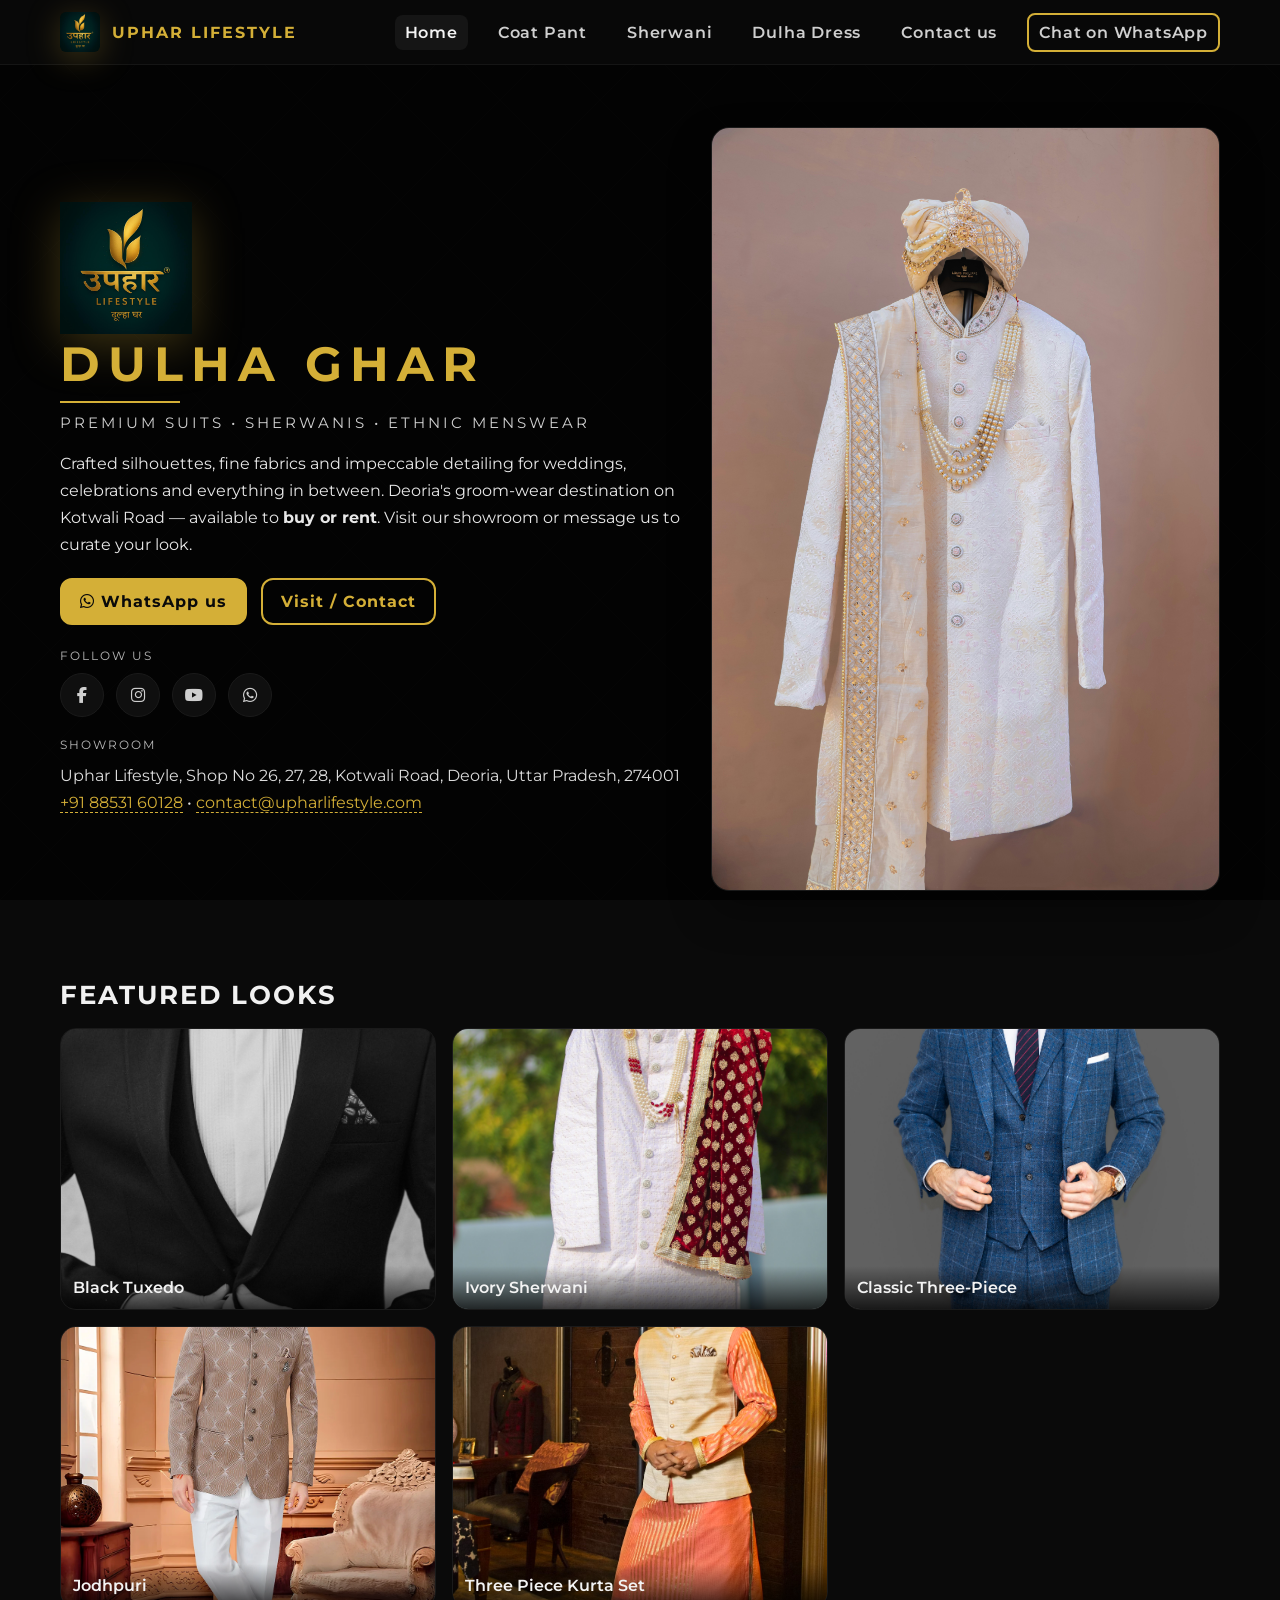
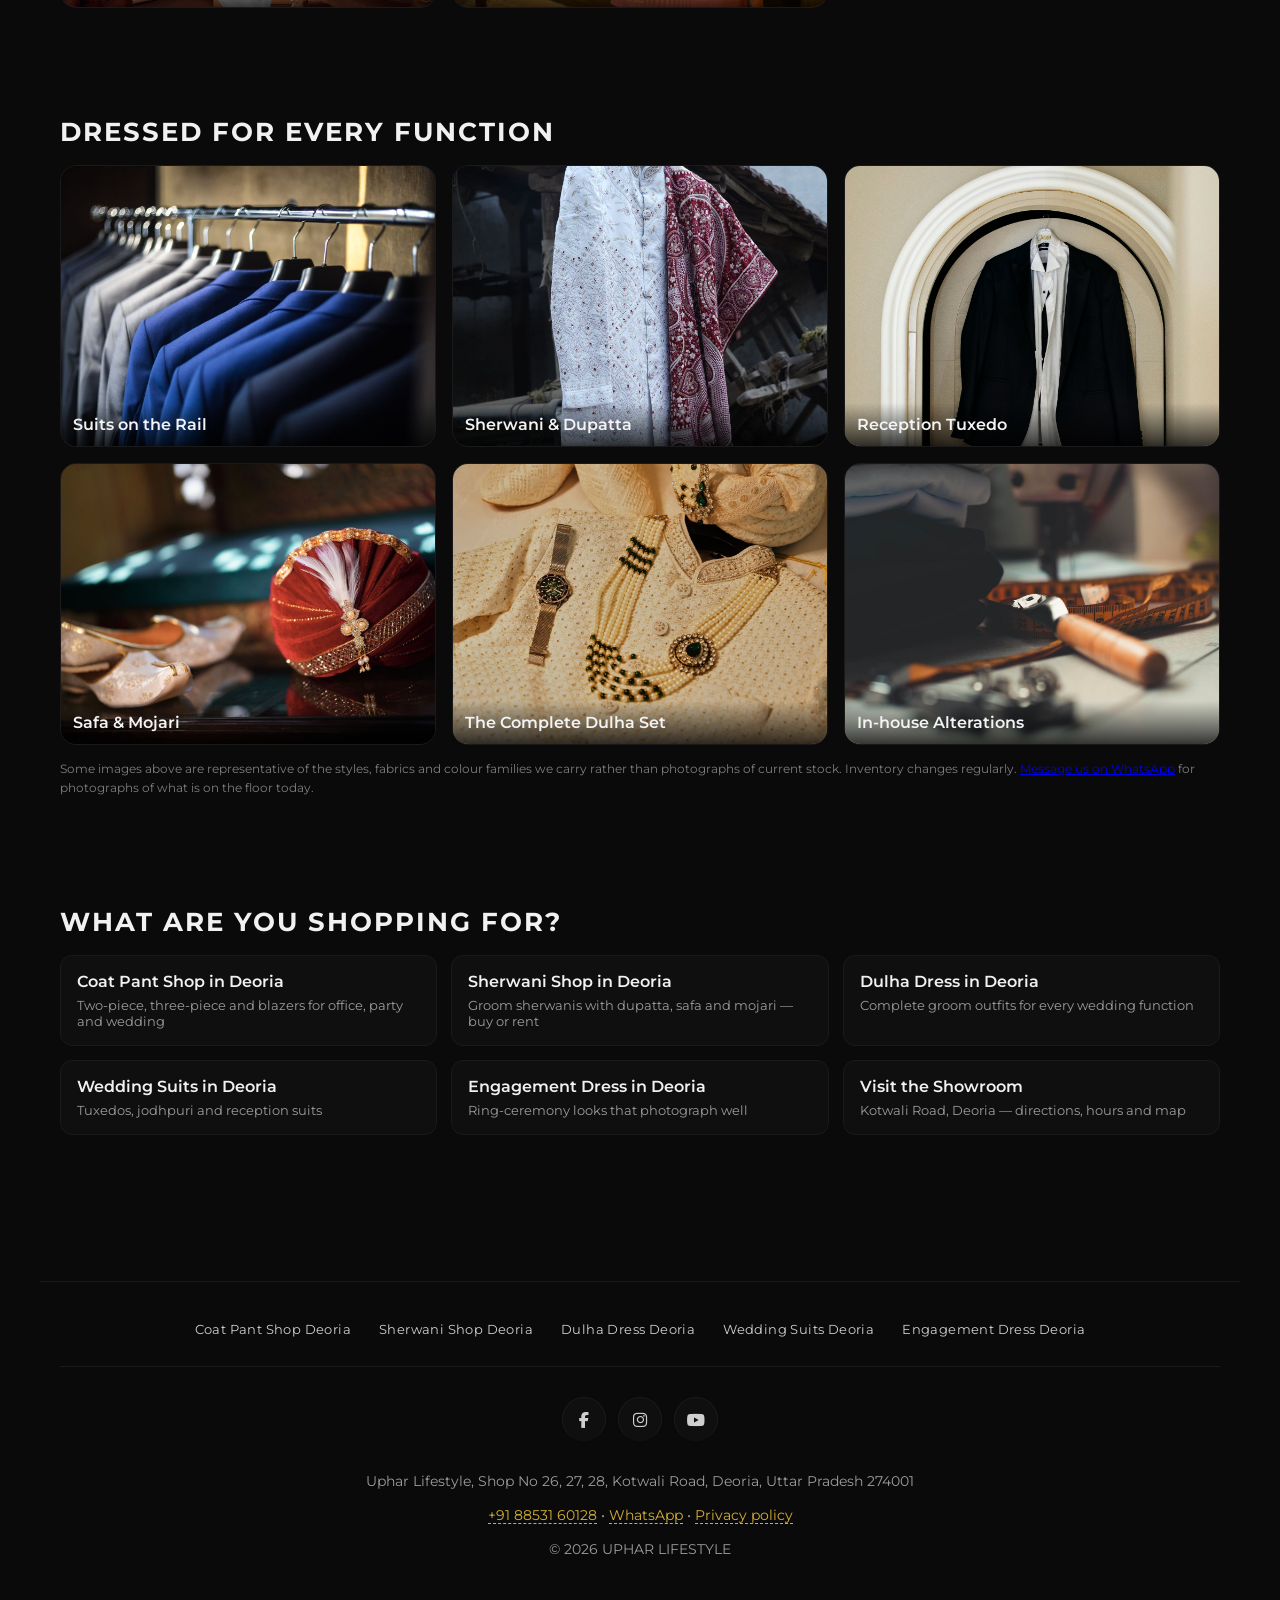
<file: index.html>
<!DOCTYPE html>
<html lang="en-IN">
<head>
  <meta charset="UTF-8" />
  <meta name="viewport" content="width=device-width, initial-scale=1" />

  <title>Coat Pant &amp; Sherwani Shop in Deoria | Uphar Lifestyle — Dulha Ghar</title>
  <meta name="description" content="Uphar Lifestyle on Kotwali Road, Deoria — coat pant, sherwani, jodhpuri, indo-western and wedding suits for men. Buy or rent. Open 7 days, 9 AM to 8 PM." />
  <link rel="canonical" href="https://upharlifestyle.com/" />
  <link rel="icon" type="image/jpeg" href="assets/img/logo.jpeg" />

  <meta property="og:type" content="website" />
  <meta property="og:site_name" content="Uphar Lifestyle" />
  <meta property="og:title" content="Coat Pant &amp; Sherwani Shop in Deoria | Uphar Lifestyle" />
  <meta property="og:description" content="Deoria's Dulha Ghar on Kotwali Road — coat pant, sherwani, jodhpuri and wedding suits for men. Buy or rent." />
  <meta property="og:url" content="https://upharlifestyle.com/" />
  <meta property="og:image" content="https://upharlifestyle.com/assets/img/sherwani_light.jpg" />
  <meta property="og:locale" content="en_IN" />
  <meta name="twitter:card" content="summary_large_image" />
  <meta name="geo.region" content="IN-UP" />
  <meta name="geo.placename" content="Deoria" />

  <link rel="preconnect" href="https://fonts.googleapis.com" />
  <link rel="preconnect" href="https://fonts.gstatic.com" crossorigin />
  <link href="https://fonts.googleapis.com/css2?family=Montserrat:wght@300;400;600;700&display=swap" rel="stylesheet" />
  <link rel="stylesheet" href="https://cdnjs.cloudflare.com/ajax/libs/font-awesome/6.5.2/css/all.min.css" />
  <link rel="stylesheet" href="assets/css/styles.css" />

  <script type="application/ld+json">
  {
    "@context": "https://schema.org",
    "@type": "ClothingStore",
    "@id": "https://upharlifestyle.com/#store",
    "name": "Uphar Lifestyle",
    "alternateName": "Dulha Ghar Deoria",
    "url": "https://upharlifestyle.com/",
    "image": "https://upharlifestyle.com/assets/img/sherwani_light.jpg",
    "logo": "https://upharlifestyle.com/assets/img/logo.jpeg",
    "telephone": "+918853160128",
    "email": "contact@upharlifestyle.com",
    "sameAs": [
      "https://www.facebook.com/upharlifestyledeoria",
      "https://www.instagram.com/uphar_kotwali_road_deoria",
      "https://www.youtube.com/@Upharkotwaliroaddeoria"
    ],
    "priceRange": "₹₹",
    "currenciesAccepted": "INR",
    "address": {
      "@type": "PostalAddress",
      "streetAddress": "Shop No 26, 27, 28, Kotwali Road",
      "addressLocality": "Deoria",
      "addressRegion": "Uttar Pradesh",
      "postalCode": "274001",
      "addressCountry": "IN"
    },
    "geo": { "@type": "GeoCoordinates", "latitude": 26.501462, "longitude": 83.777506 },
    "openingHoursSpecification": [{
      "@type": "OpeningHoursSpecification",
      "dayOfWeek": ["Monday","Tuesday","Wednesday","Thursday","Friday","Saturday","Sunday"],
      "opens": "09:00",
      "closes": "20:00"
    }],
    "areaServed": [
      {"@type":"City","name":"Deoria"},
      {"@type":"City","name":"Barhaj"},
      {"@type":"City","name":"Rudrapur"},
      {"@type":"City","name":"Salempur"},
      {"@type":"City","name":"Bhatpar Rani"},
      {"@type":"City","name":"Gauri Bazar"}
    ]
  }
  </script>
</head>
<body>

<header class="header">
  <nav class="nav">
    <a class="brand" href="index.html">
      <img src="assets/img/logo.jpeg" alt="Uphar Lifestyle logo — menswear showroom in Deoria" width="40" height="40" />
      <span class="title">UPHAR LIFESTYLE</span>
    </a>
    <button class="hamb" aria-label="Toggle menu" aria-expanded="false" onclick="toggleMenu(this)">
      <i class="fa-solid fa-bars"></i>
    </button>
    <div class="menu" id="menu">
      <a href="index.html" aria-current="page">Home</a>
      <a href="deoria-coat-pant-shop/">Coat Pant</a>
      <a href="best-sherwani-shop-deoria/">Sherwani</a>
      <a href="dulha-dress-deoria/">Dulha Dress</a>
      <a href="contact.html">Contact us</a>
      <a class="cta-wa" href="https://wa.me/918853160128" target="_blank" rel="noopener">Chat on WhatsApp</a>
    </div>
  </nav>
</header>

<main class="container">
  <section class="hero">
    <div>
      <img class="logo-img" src="assets/img/logo.jpeg" alt="Uphar Lifestyle brand mark" width="132" />
      <h1 class="logo">Dulha Ghar</h1>
      <p class="tagline">Premium Suits • Sherwanis • Ethnic Menswear</p>
      <p class="lead">
        Crafted silhouettes, fine fabrics and impeccable detailing for weddings, celebrations
        and everything in between. Deoria's groom-wear destination on Kotwali Road — available
        to <strong>buy or rent</strong>. Visit our showroom or message us to curate your look.
      </p>
      <div class="hero-actions">
        <a class="btn btn-solid" href="https://wa.me/918853160128" target="_blank" rel="noopener"><i class="fa-brands fa-whatsapp"></i> WhatsApp us</a>
        <a class="btn" href="contact.html">Visit / Contact</a>
      </div>

      <div class="hero-social">
        <span class="label">Follow us</span>
        <div class="social">
          <a class="fb" href="https://www.facebook.com/upharlifestyledeoria" target="_blank" rel="noopener" aria-label="Uphar Lifestyle on Facebook" title="Facebook">
            <i class="fa-brands fa-facebook-f"></i>
          </a>
          <a class="ig" href="https://www.instagram.com/uphar_kotwali_road_deoria" target="_blank" rel="noopener" aria-label="Uphar Lifestyle on Instagram" title="Instagram">
            <i class="fa-brands fa-instagram"></i>
          </a>
          <a class="yt" href="https://www.youtube.com/@Upharkotwaliroaddeoria" target="_blank" rel="noopener" aria-label="Uphar Lifestyle on YouTube" title="YouTube">
            <i class="fa-brands fa-youtube"></i>
          </a>
          <a class="wa" href="https://wa.me/918853160128" target="_blank" rel="noopener" aria-label="Uphar Lifestyle on WhatsApp" title="WhatsApp">
            <i class="fa-brands fa-whatsapp"></i>
          </a>
        </div>
      </div>

      <div class="address">
        <span class="label">Showroom</span>
        Uphar Lifestyle, Shop No 26, 27, 28, Kotwali Road, Deoria, Uttar Pradesh, 274001<br />
        <a href="tel:+918853160128">+91 88531 60128</a> •
        <a href="mailto:contact@upharlifestyle.com">contact@upharlifestyle.com</a>
      </div>
    </div>

    <figure class="hero-figure">
      <img src="assets/img/sherwani_light.jpg" alt="Ivory embroidered sherwani for grooms at Uphar Lifestyle, Deoria" />
    </figure>
  </section>

  <section class="section" style="padding-left:0;padding-right:0">
    <h2>Featured looks</h2>
    <div class="grid">
      <div class="card">
        <img src="assets/img/tuxedo.jpg" alt="Black tuxedo for reception and cocktail events, Deoria" loading="lazy" />
        <div class="cap">Black Tuxedo</div>
      </div>
      <div class="card">
        <img src="assets/img/sherwani.jpg" alt="Ivory groom sherwani with embroidery, Uphar Lifestyle Deoria" loading="lazy" />
        <div class="cap">Ivory Sherwani</div>
      </div>
      <div class="card">
        <img src="assets/img/three_piece.jpg" alt="Classic three-piece suit for men, Deoria" loading="lazy" />
        <div class="cap">Classic Three-Piece</div>
      </div>
      <div class="card">
        <img src="assets/img/jodhpuri.png" alt="Jodhpuri bandhgala suit for weddings, Deoria" loading="lazy" />
        <div class="cap">Jodhpuri</div>
      </div>
      <div class="card">
        <img src="assets/img/indo.png" alt="Indo-western three piece kurta set for men, Deoria" loading="lazy" />
        <div class="cap">Three Piece Kurta Set</div>
      </div>
    </div>
  </section>

  <!-- Occasion wear -->
  <section class="section" style="padding-left:0;padding-right:0">
    <h2>Dressed for every function</h2>
    <div class="grid">
      <div class="card">
        <img src="assets/img/stock/rack-suits-wardrobe.jpg" alt="Rail of men's suit jackets in grey, blue and navy" loading="lazy" />
        <div class="cap">Suits on the Rail</div>
      </div>
      <div class="card">
        <img src="assets/img/stock/sherwani-white-red-dupatta.jpg" alt="White chikankari groom sherwani with maroon embroidered dupatta" loading="lazy" />
        <div class="cap">Sherwani &amp; Dupatta</div>
      </div>
      <div class="card">
        <img src="assets/img/stock/hang-black-suit-door.jpg" alt="Black tuxedo jacket and white dress shirt on a hanger" loading="lazy" />
        <div class="cap">Reception Tuxedo</div>
      </div>
      <div class="card">
        <img src="assets/img/stock/turban-red-with-mojari.jpg" alt="Red velvet safa with kalgi beside cream embroidered mojari" loading="lazy" />
        <div class="cap">Safa &amp; Mojari</div>
      </div>
      <div class="card">
        <img src="assets/img/stock/flatlay-groom-attire-full.jpg" alt="Complete dulha outfit laid out with sherwani, safa, mojari and mala" loading="lazy" />
        <div class="cap">The Complete Dulha Set</div>
      </div>
      <div class="card">
        <img src="assets/img/stock/tailoring-workbench.jpg" alt="Tailoring bench with measuring tape, folded cloth and sewing tools" loading="lazy" />
        <div class="cap">In-house Alterations</div>
      </div>
    </div>
    <p class="stock-note">
      Some images above are representative of the styles, fabrics and colour families we carry rather than photographs of current stock. Inventory changes regularly.
      <a href="https://wa.me/918853160128" target="_blank" rel="noopener">Message us on WhatsApp</a>
      for photographs of what is on the floor today.
    </p>
  </section>

  <section class="section" style="padding-left:0;padding-right:0">
    <h2>What are you shopping for?</h2>
    <div class="related">
      <a href="deoria-coat-pant-shop/">Coat Pant Shop in Deoria<span>Two-piece, three-piece and blazers for office, party and wedding</span></a>
      <a href="best-sherwani-shop-deoria/">Sherwani Shop in Deoria<span>Groom sherwanis with dupatta, safa and mojari — buy or rent</span></a>
      <a href="dulha-dress-deoria/">Dulha Dress in Deoria<span>Complete groom outfits for every wedding function</span></a>
      <a href="wedding-suits-deoria/">Wedding Suits in Deoria<span>Tuxedos, jodhpuri and reception suits</span></a>
      <a href="engagement-dress-deoria/">Engagement Dress in Deoria<span>Ring-ceremony looks that photograph well</span></a>
      <a href="contact.html">Visit the Showroom<span>Kotwali Road, Deoria — directions, hours and map</span></a>
    </div>
  </section>
</main>

<footer>
  <div class="footer-links">
    <a href="deoria-coat-pant-shop/">Coat Pant Shop Deoria</a>
    <a href="best-sherwani-shop-deoria/">Sherwani Shop Deoria</a>
    <a href="dulha-dress-deoria/">Dulha Dress Deoria</a>
    <a href="wedding-suits-deoria/">Wedding Suits Deoria</a>
    <a href="engagement-dress-deoria/">Engagement Dress Deoria</a>
  </div>
  <div class="social">
    <a class="fb" href="https://www.facebook.com/upharlifestyledeoria" target="_blank" rel="noopener" aria-label="Uphar Lifestyle on Facebook" title="Facebook"><i class="fa-brands fa-facebook-f"></i></a>
    <a class="ig" href="https://www.instagram.com/uphar_kotwali_road_deoria" target="_blank" rel="noopener" aria-label="Uphar Lifestyle on Instagram" title="Instagram"><i class="fa-brands fa-instagram"></i></a>
    <a class="yt" href="https://www.youtube.com/@Upharkotwaliroaddeoria" target="_blank" rel="noopener" aria-label="Uphar Lifestyle on YouTube" title="YouTube"><i class="fa-brands fa-youtube"></i></a>
  </div>
  Uphar Lifestyle, Shop No 26, 27, 28, Kotwali Road, Deoria, Uttar Pradesh 274001<br />
  <a href="tel:+918853160128">+91 88531 60128</a> •
  <a href="https://wa.me/918853160128" target="_blank" rel="noopener">WhatsApp</a> •
  <a href="privacy.html">Privacy policy</a><br />
  © <span id="y">2026</span> UPHAR LIFESTYLE
</footer>

<div class="callbar">
  <a class="wa" href="https://wa.me/918853160128" target="_blank" rel="noopener"><i class="fa-brands fa-whatsapp"></i> WhatsApp</a>
  <a class="tel" href="tel:+918853160128"><i class="fa-solid fa-phone"></i> Call now</a>
</div>

<script src="assets/js/site.js"></script>
</body>
</html>
</file>
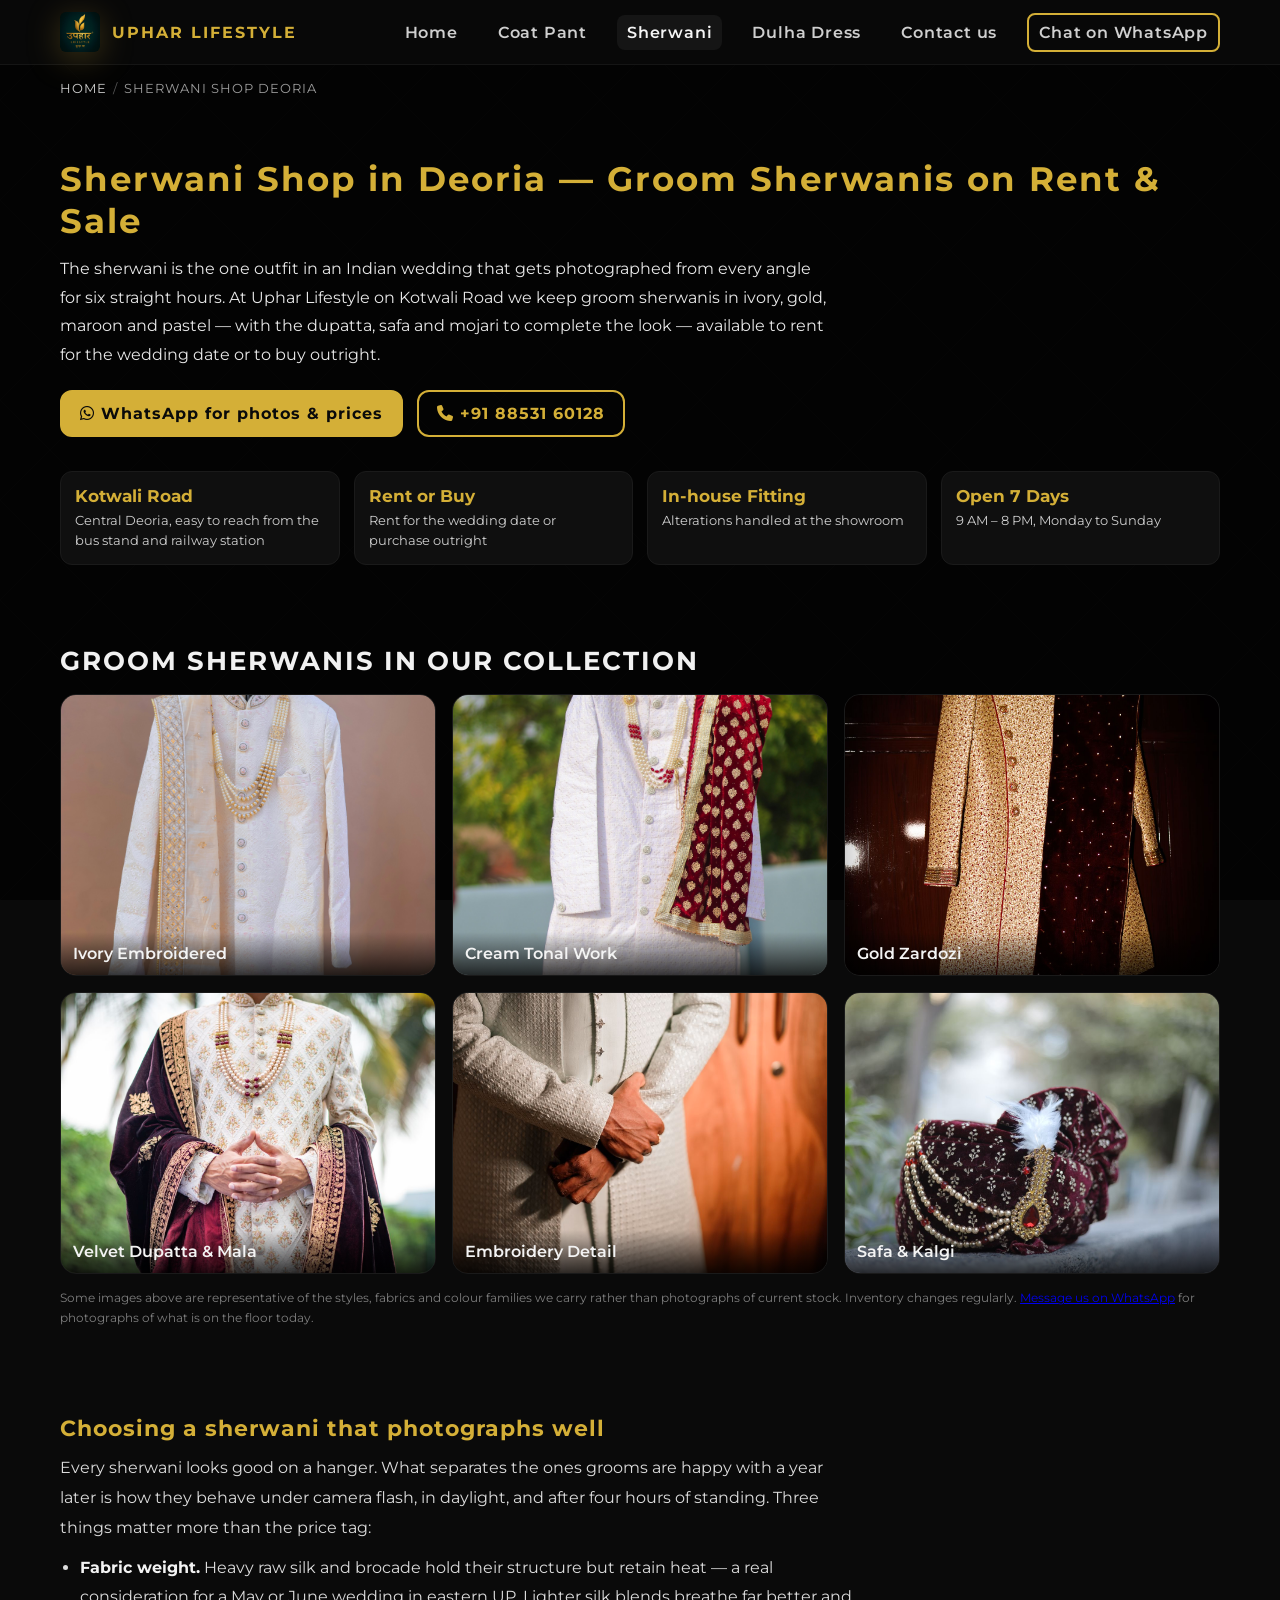
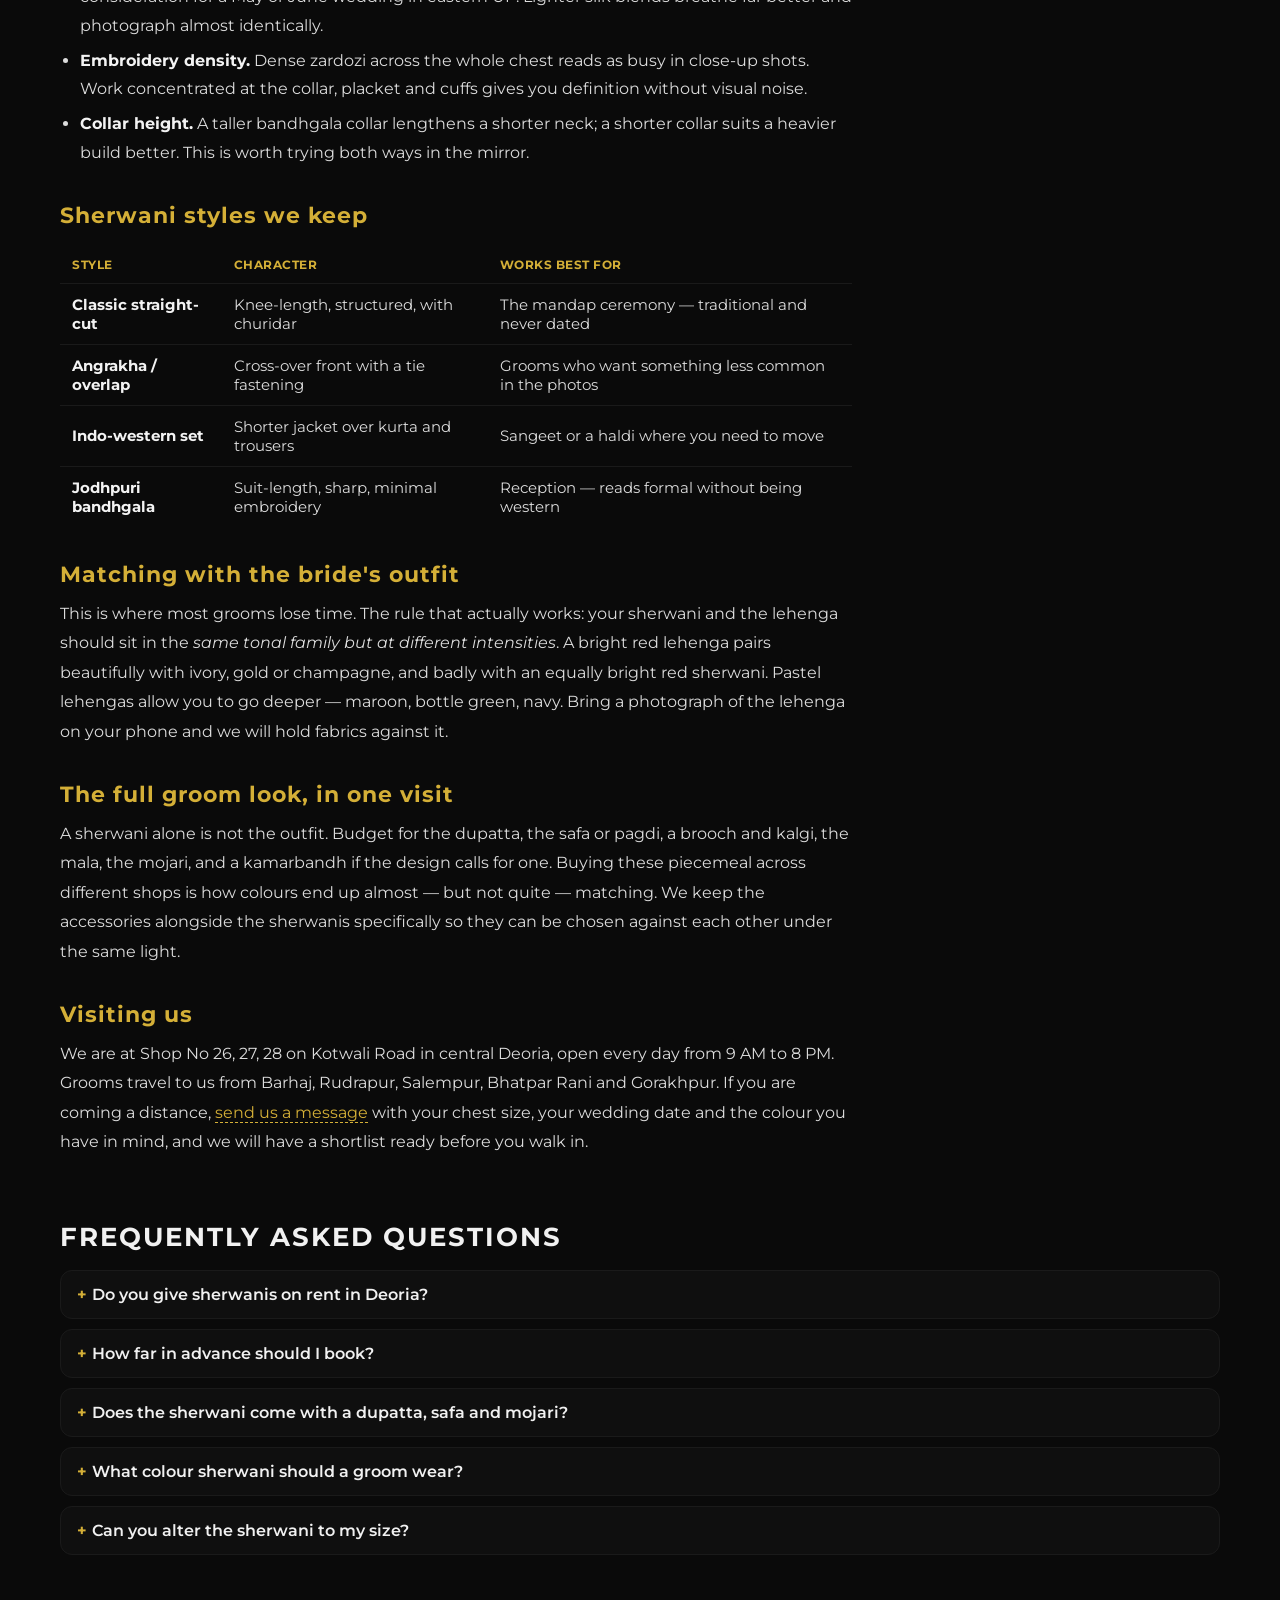
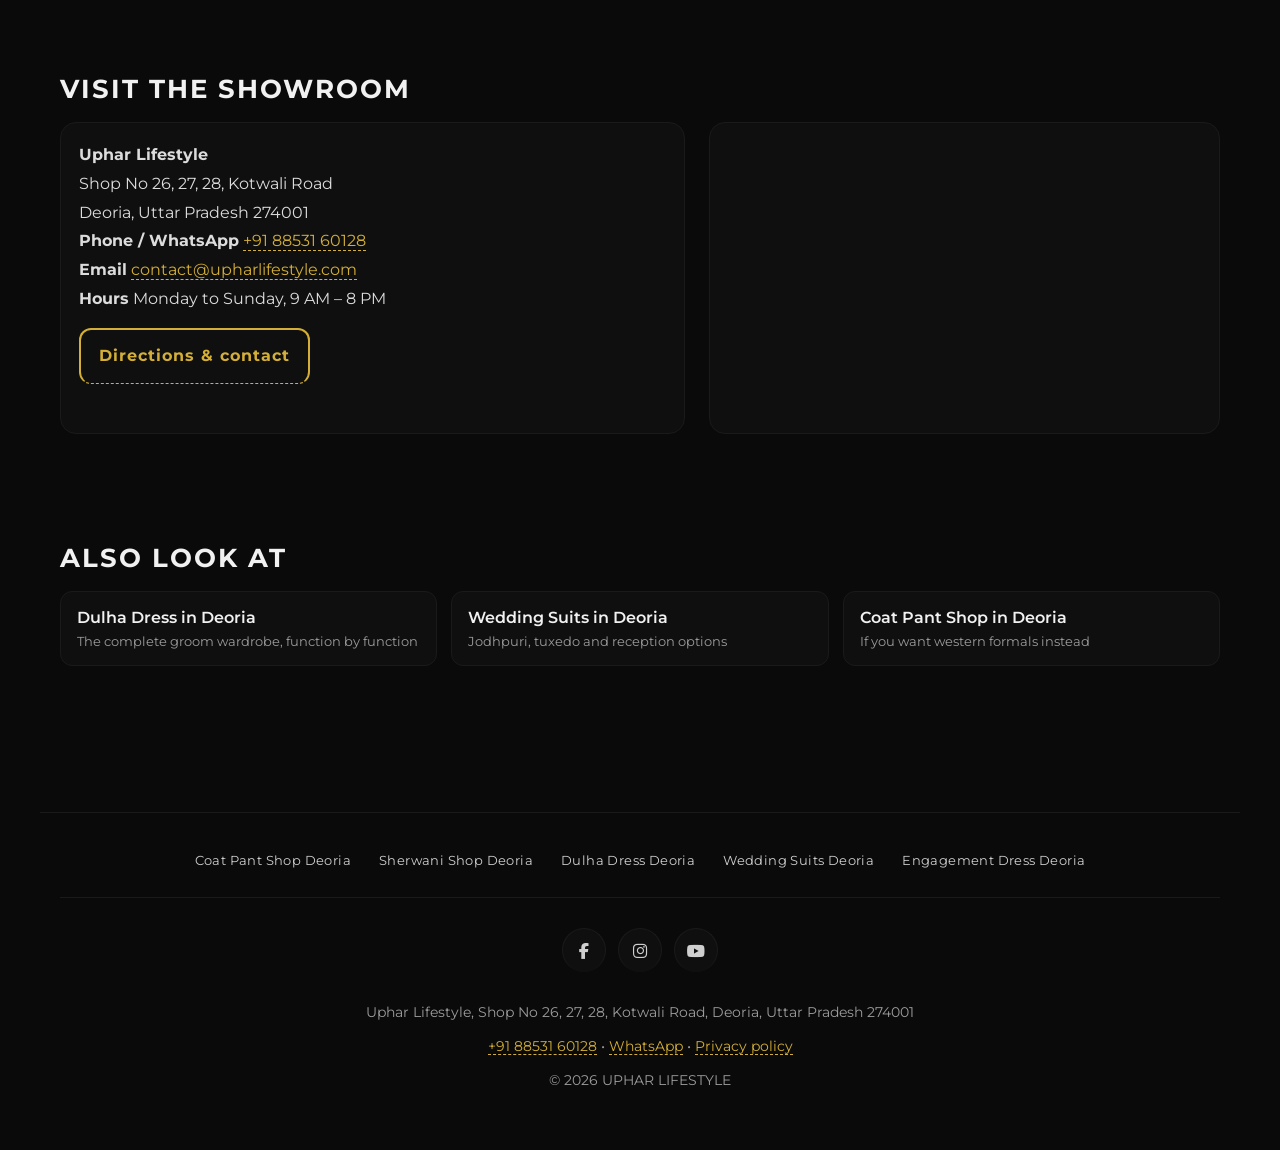
<file: best-sherwani-shop-deoria/index.html>
<!DOCTYPE html>
<html lang="en-IN">
<head>
  <meta charset="UTF-8" />
  <meta name="viewport" content="width=device-width, initial-scale=1" />

  <title>Sherwani Shop in Deoria — Groom Sherwani on Rent &amp; Sale | Uphar Lifestyle</title>
  <meta name="description" content="Groom sherwanis in Deoria at Uphar Lifestyle, Kotwali Road. Ivory, gold, maroon and pastel sherwanis with dupatta, safa and mojari. Available on rent or for purchase." />
  <link rel="canonical" href="https://upharlifestyle.com/best-sherwani-shop-deoria/" />
  <link rel="icon" type="image/jpeg" href="../assets/img/logo.jpeg" />

  <meta property="og:type" content="website" />
  <meta property="og:site_name" content="Uphar Lifestyle" />
  <meta property="og:title" content="Sherwani Shop in Deoria — Groom Sherwani on Rent &amp; Sale" />
  <meta property="og:description" content="Groom sherwanis in ivory, gold, maroon and pastel with dupatta, safa and mojari. Kotwali Road, Deoria." />
  <meta property="og:url" content="https://upharlifestyle.com/best-sherwani-shop-deoria/" />
  <meta property="og:image" content="https://upharlifestyle.com/assets/img/sherwani_light.jpg" />
  <meta property="og:locale" content="en_IN" />
  <meta name="twitter:card" content="summary_large_image" />
  <meta name="geo.region" content="IN-UP" />
  <meta name="geo.placename" content="Deoria" />

  <link rel="preconnect" href="https://fonts.googleapis.com" />
  <link rel="preconnect" href="https://fonts.gstatic.com" crossorigin />
  <link href="https://fonts.googleapis.com/css2?family=Montserrat:wght@300;400;600;700&display=swap" rel="stylesheet" />
  <link rel="stylesheet" href="https://cdnjs.cloudflare.com/ajax/libs/font-awesome/6.5.2/css/all.min.css" />
  <link rel="stylesheet" href="../assets/css/styles.css" />

  <script type="application/ld+json">
  {
    "@context": "https://schema.org",
    "@type": "ClothingStore",
    "@id": "https://upharlifestyle.com/#store",
    "name": "Uphar Lifestyle",
    "alternateName": "Dulha Ghar Deoria",
    "url": "https://upharlifestyle.com/",
    "image": "https://upharlifestyle.com/assets/img/sherwani_light.jpg",
    "telephone": "+918853160128",
    "email": "contact@upharlifestyle.com",
    "sameAs": [
      "https://www.facebook.com/upharlifestyledeoria",
      "https://www.instagram.com/uphar_kotwali_road_deoria",
      "https://www.youtube.com/@Upharkotwaliroaddeoria"
    ],
    "priceRange": "₹₹",
    "currenciesAccepted": "INR",
    "address": {
      "@type": "PostalAddress",
      "streetAddress": "Shop No 26, 27, 28, Kotwali Road",
      "addressLocality": "Deoria",
      "addressRegion": "Uttar Pradesh",
      "postalCode": "274001",
      "addressCountry": "IN"
    },
    "geo": { "@type": "GeoCoordinates", "latitude": 26.501462, "longitude": 83.777506 },
    "openingHoursSpecification": [{
      "@type": "OpeningHoursSpecification",
      "dayOfWeek": ["Monday","Tuesday","Wednesday","Thursday","Friday","Saturday","Sunday"],
      "opens": "09:00",
      "closes": "20:00"
    }],
    "makesOffer": {
      "@type": "Offer",
      "itemOffered": { "@type": "Product", "name": "Groom Sherwani", "category": "Men's Wedding Wear" },
      "businessFunction": [
        "http://purl.org/goodrelations/v1#Sell",
        "http://purl.org/goodrelations/v1#LeaseOut"
      ]
    }
  }
  </script>
  <script type="application/ld+json">
  {
    "@context": "https://schema.org",
    "@type": "BreadcrumbList",
    "itemListElement": [
      {"@type":"ListItem","position":1,"name":"Home","item":"https://upharlifestyle.com/"},
      {"@type":"ListItem","position":2,"name":"Sherwani Shop Deoria","item":"https://upharlifestyle.com/best-sherwani-shop-deoria/"}
    ]
  }
  </script>
  <script type="application/ld+json">
  {
    "@context": "https://schema.org",
    "@type": "FAQPage",
    "mainEntity": [
      {"@type":"Question","name":"Do you give sherwanis on rent in Deoria?","acceptedAnswer":{"@type":"Answer","text":"Yes. Most grooms rent, because a heavily embroidered sherwani is worn once. We also sell outright if you want to keep the piece. Rental includes the fitting alterations needed to make it sit correctly on you."}},
      {"@type":"Question","name":"How far in advance should I book?","acceptedAnswer":{"@type":"Answer","text":"For a wedding in peak season — the November to February and April to June stretches — book four to six weeks ahead. Popular sizes and the most-requested designs go early. Outside peak season two to three weeks is usually comfortable."}},
      {"@type":"Question","name":"Does the sherwani come with a dupatta, safa and mojari?","acceptedAnswer":{"@type":"Answer","text":"We stock all of them and can put the full look together in one visit — sherwani, churidar, dupatta, safa or pagdi, brooch, mala and mojari. Tell us what you already have so we match rather than duplicate."}},
      {"@type":"Question","name":"What colour sherwani should a groom wear?","acceptedAnswer":{"@type":"Answer","text":"Ivory and cream remain the safest and most photogenic for a daytime or mandap ceremony. Gold and champagne read richer under evening lights. Maroon and deep green work well when the bride's lehenga is in a lighter shade — the two should not compete. Bring a photo of the lehenga and we will match around it."}},
      {"@type":"Question","name":"Can you alter the sherwani to my size?","acceptedAnswer":{"@type":"Answer","text":"Yes, alterations are handled at the showroom. Come at least a week before the function so there is time for a second trial after the first round of adjustments."}}
    ]
  }
  </script>
</head>
<body>

<header class="header">
  <nav class="nav">
    <a class="brand" href="../index.html">
      <img src="../assets/img/logo.jpeg" alt="Uphar Lifestyle logo — menswear showroom in Deoria" width="40" height="40" />
      <span class="title">UPHAR LIFESTYLE</span>
    </a>
    <button class="hamb" aria-label="Toggle menu" aria-expanded="false" onclick="toggleMenu(this)">
      <i class="fa-solid fa-bars"></i>
    </button>
    <div class="menu" id="menu">
      <a href="../index.html">Home</a>
      <a href="../deoria-coat-pant-shop/">Coat Pant</a>
      <a href="../best-sherwani-shop-deoria/" aria-current="page">Sherwani</a>
      <a href="../dulha-dress-deoria/">Dulha Dress</a>
      <a href="../contact.html">Contact us</a>
      <a class="cta-wa" href="https://wa.me/918853160128" target="_blank" rel="noopener">Chat on WhatsApp</a>
    </div>
  </nav>
</header>

<nav class="crumbs" aria-label="Breadcrumb">
  <a href="../index.html">Home</a><span>/</span>Sherwani Shop Deoria
</nav>

<main class="container">

  <section class="lp-hero">
    <h1>Sherwani Shop in Deoria — Groom Sherwanis on Rent &amp; Sale</h1>
    <p class="lp-sub">
      The sherwani is the one outfit in an Indian wedding that gets photographed from every
      angle for six straight hours. At Uphar Lifestyle on Kotwali Road we keep groom sherwanis
      in ivory, gold, maroon and pastel — with the dupatta, safa and mojari to complete the
      look — available to rent for the wedding date or to buy outright.
    </p>
    <div class="lp-actions">
      <a class="btn btn-solid" href="https://wa.me/918853160128?text=Hi%2C%20I%20am%20looking%20for%20a%20groom%20sherwani.%20Please%20share%20designs%2C%20sizes%20and%20rental%20prices." target="_blank" rel="noopener">
        <i class="fa-brands fa-whatsapp"></i> WhatsApp for photos &amp; prices
      </a>
      <a class="btn" href="tel:+918853160128"><i class="fa-solid fa-phone"></i> +91 88531 60128</a>
    </div>
  </section>

  <div class="trust">
    <div><span class="k">Kotwali Road</span><span class="v">Central Deoria, easy to reach from the bus stand and railway station</span></div>
    <div><span class="k">Rent or Buy</span><span class="v">Rent for the wedding date or purchase outright</span></div>
    <div><span class="k">In-house Fitting</span><span class="v">Alterations handled at the showroom</span></div>
    <div><span class="k">Open 7 Days</span><span class="v">9 AM – 8 PM, Monday to Sunday</span></div>
  </div>

  <section class="section" style="padding-left:0;padding-right:0">
    <h2>Groom sherwanis in our collection</h2>
    <div class="grid">
      <div class="card">
        <img src="../assets/img/sherwani_light.jpg" alt="Ivory embroidered groom sherwani at Uphar Lifestyle, Deoria" loading="lazy" />
        <div class="cap">Ivory Embroidered</div>
      </div>
      <div class="card">
        <img src="../assets/img/sherwani.jpg" alt="Cream groom sherwani with tonal thread work, Deoria" loading="lazy" />
        <div class="cap">Cream Tonal Work</div>
      </div>
      <div class="card">
        <img src="../assets/img/stock/sherwani-gold-maroon-dupatta.jpg" alt="Gold zardozi embroidered sherwani with maroon velvet dupatta" loading="lazy" />
        <div class="cap">Gold Zardozi</div>
      </div>
      <div class="card">
        <img src="../assets/img/stock/sherwani-ornate-stole-necklace.jpg" alt="Cream sherwani with maroon velvet dupatta and layered pearl mala" loading="lazy" />
        <div class="cap">Velvet Dupatta &amp; Mala</div>
      </div>
      <div class="card">
        <img src="../assets/img/stock/sherwani-embroidery-detail.jpg" alt="Close-up of white textured sherwani embroidery and placket buttons" loading="lazy" />
        <div class="cap">Embroidery Detail</div>
      </div>
      <div class="card">
        <img src="../assets/img/stock/turban-maroon-gold.jpg" alt="Maroon velvet safa with gold work, pearl strings and jewelled kalgi" loading="lazy" />
        <div class="cap">Safa &amp; Kalgi</div>
      </div>
    </div>
    <p class="stock-note">
      Some images above are representative of the styles, fabrics and colour families we carry rather than photographs of current stock. Inventory changes regularly.
      <a href="https://wa.me/918853160128" target="_blank" rel="noopener">Message us on WhatsApp</a>
      for photographs of what is on the floor today.
    </p>
  </section>

  <article class="prose">
    <h2>Choosing a sherwani that photographs well</h2>

    <p>
      Every sherwani looks good on a hanger. What separates the ones grooms are happy with a year
      later is how they behave under camera flash, in daylight, and after four hours of standing.
      Three things matter more than the price tag:
    </p>

    <ul>
      <li><strong>Fabric weight.</strong> Heavy raw silk and brocade hold their structure but retain heat — a real consideration for a May or June wedding in eastern UP. Lighter silk blends breathe far better and photograph almost identically.</li>
      <li><strong>Embroidery density.</strong> Dense zardozi across the whole chest reads as busy in close-up shots. Work concentrated at the collar, placket and cuffs gives you definition without visual noise.</li>
      <li><strong>Collar height.</strong> A taller bandhgala collar lengthens a shorter neck; a shorter collar suits a heavier build better. This is worth trying both ways in the mirror.</li>
    </ul>

    <h2>Sherwani styles we keep</h2>

    <table class="spec">
      <tr><th>Style</th><th>Character</th><th>Works best for</th></tr>
      <tr>
        <td><strong>Classic straight-cut</strong></td>
        <td>Knee-length, structured, with churidar</td>
        <td>The mandap ceremony — traditional and never dated</td>
      </tr>
      <tr>
        <td><strong>Angrakha / overlap</strong></td>
        <td>Cross-over front with a tie fastening</td>
        <td>Grooms who want something less common in the photos</td>
      </tr>
      <tr>
        <td><strong>Indo-western set</strong></td>
        <td>Shorter jacket over kurta and trousers</td>
        <td>Sangeet or a haldi where you need to move</td>
      </tr>
      <tr>
        <td><strong>Jodhpuri bandhgala</strong></td>
        <td>Suit-length, sharp, minimal embroidery</td>
        <td>Reception — reads formal without being western</td>
      </tr>
    </table>

    <h2>Matching with the bride's outfit</h2>

    <p>
      This is where most grooms lose time. The rule that actually works: your sherwani and the
      lehenga should sit in the <em>same tonal family but at different intensities</em>. A bright
      red lehenga pairs beautifully with ivory, gold or champagne, and badly with an equally
      bright red sherwani. Pastel lehengas allow you to go deeper — maroon, bottle green, navy.
      Bring a photograph of the lehenga on your phone and we will hold fabrics against it.
    </p>

    <h2>The full groom look, in one visit</h2>

    <p>
      A sherwani alone is not the outfit. Budget for the dupatta, the safa or pagdi, a brooch and
      kalgi, the mala, the mojari, and a kamarbandh if the design calls for one. Buying these
      piecemeal across different shops is how colours end up almost — but not quite — matching.
      We keep the accessories alongside the sherwanis specifically so they can be chosen against
      each other under the same light.
    </p>

    <h2>Visiting us</h2>

    <p>
      We are at Shop No 26, 27, 28 on Kotwali Road in central Deoria, open every day from
      9 AM to 8 PM. Grooms travel to us from Barhaj, Rudrapur, Salempur, Bhatpar Rani and
      Gorakhpur. If you are coming a distance,
      <a href="https://wa.me/918853160128" target="_blank" rel="noopener">send us a message</a>
      with your chest size, your wedding date and the colour you have in mind, and we will have
      a shortlist ready before you walk in.
    </p>
  </article>

  <section class="section faq" style="padding-left:0;padding-right:0">
    <h2>Frequently asked questions</h2>
    <details>
      <summary>Do you give sherwanis on rent in Deoria?</summary>
      <p>Yes. Most grooms rent, because a heavily embroidered sherwani is worn once. We also sell outright if you want to keep the piece. Rental includes the fitting alterations needed to make it sit correctly on you.</p>
    </details>
    <details>
      <summary>How far in advance should I book?</summary>
      <p>For a wedding in peak season — the November to February and April to June stretches — book four to six weeks ahead. Popular sizes and the most-requested designs go early. Outside peak season two to three weeks is usually comfortable.</p>
    </details>
    <details>
      <summary>Does the sherwani come with a dupatta, safa and mojari?</summary>
      <p>We stock all of them and can put the full look together in one visit — sherwani, churidar, dupatta, safa or pagdi, brooch, mala and mojari. Tell us what you already have so we match rather than duplicate.</p>
    </details>
    <details>
      <summary>What colour sherwani should a groom wear?</summary>
      <p>Ivory and cream remain the safest and most photogenic for a daytime or mandap ceremony. Gold and champagne read richer under evening lights. Maroon and deep green work well when the bride's lehenga is in a lighter shade — the two should not compete. Bring a photo of the lehenga and we will match around it.</p>
    </details>
    <details>
      <summary>Can you alter the sherwani to my size?</summary>
      <p>Yes, alterations are handled at the showroom. Come at least a week before the function so there is time for a second trial after the first round of adjustments.</p>
    </details>
  </section>

  <section class="section" style="padding-left:0;padding-right:0">
    <h2>Visit the showroom</h2>
    <div class="grid-2">
      <div class="panel info">
        <p><strong>Uphar Lifestyle</strong><br />Shop No 26, 27, 28, Kotwali Road<br />Deoria, Uttar Pradesh 274001</p>
        <p><strong>Phone / WhatsApp</strong> <a href="tel:+918853160128">+91 88531 60128</a></p>
        <p><strong>Email</strong> <a href="mailto:contact@upharlifestyle.com">contact@upharlifestyle.com</a></p>
        <p><strong>Hours</strong> Monday to Sunday, 9 AM – 8 PM</p>
        <p style="margin-top:14px"><a class="btn" href="../contact.html">Directions &amp; contact</a></p>
      </div>
      <div class="panel">
        <iframe class="map" src="https://www.google.com/maps?q=26.501462,83.777506&z=16&output=embed" title="Uphar Lifestyle location on Kotwali Road, Deoria" loading="lazy" referrerpolicy="no-referrer-when-downgrade" allowfullscreen></iframe>
      </div>
    </div>
  </section>

  <section class="section" style="padding-left:0;padding-right:0">
    <h2>Also look at</h2>
    <div class="related">
      <a href="../dulha-dress-deoria/">Dulha Dress in Deoria<span>The complete groom wardrobe, function by function</span></a>
      <a href="../wedding-suits-deoria/">Wedding Suits in Deoria<span>Jodhpuri, tuxedo and reception options</span></a>
      <a href="../deoria-coat-pant-shop/">Coat Pant Shop in Deoria<span>If you want western formals instead</span></a>
    </div>
  </section>

</main>

<footer>
  <div class="footer-links">
    <a href="../deoria-coat-pant-shop/">Coat Pant Shop Deoria</a>
    <a href="../best-sherwani-shop-deoria/">Sherwani Shop Deoria</a>
    <a href="../dulha-dress-deoria/">Dulha Dress Deoria</a>
    <a href="../wedding-suits-deoria/">Wedding Suits Deoria</a>
    <a href="../engagement-dress-deoria/">Engagement Dress Deoria</a>
  </div>
  <div class="social">
    <a class="fb" href="https://www.facebook.com/upharlifestyledeoria" target="_blank" rel="noopener" aria-label="Uphar Lifestyle on Facebook" title="Facebook"><i class="fa-brands fa-facebook-f"></i></a>
    <a class="ig" href="https://www.instagram.com/uphar_kotwali_road_deoria" target="_blank" rel="noopener" aria-label="Uphar Lifestyle on Instagram" title="Instagram"><i class="fa-brands fa-instagram"></i></a>
    <a class="yt" href="https://www.youtube.com/@Upharkotwaliroaddeoria" target="_blank" rel="noopener" aria-label="Uphar Lifestyle on YouTube" title="YouTube"><i class="fa-brands fa-youtube"></i></a>
  </div>
  Uphar Lifestyle, Shop No 26, 27, 28, Kotwali Road, Deoria, Uttar Pradesh 274001<br />
  <a href="tel:+918853160128">+91 88531 60128</a> •
  <a href="https://wa.me/918853160128" target="_blank" rel="noopener">WhatsApp</a> •
  <a href="../privacy.html">Privacy policy</a><br />
  © <span id="y">2026</span> UPHAR LIFESTYLE
</footer>

<div class="callbar">
  <a class="wa" href="https://wa.me/918853160128" target="_blank" rel="noopener"><i class="fa-brands fa-whatsapp"></i> WhatsApp</a>
  <a class="tel" href="tel:+918853160128"><i class="fa-solid fa-phone"></i> Call now</a>
</div>

<script src="../assets/js/site.js"></script>
</body>
</html>
</file>
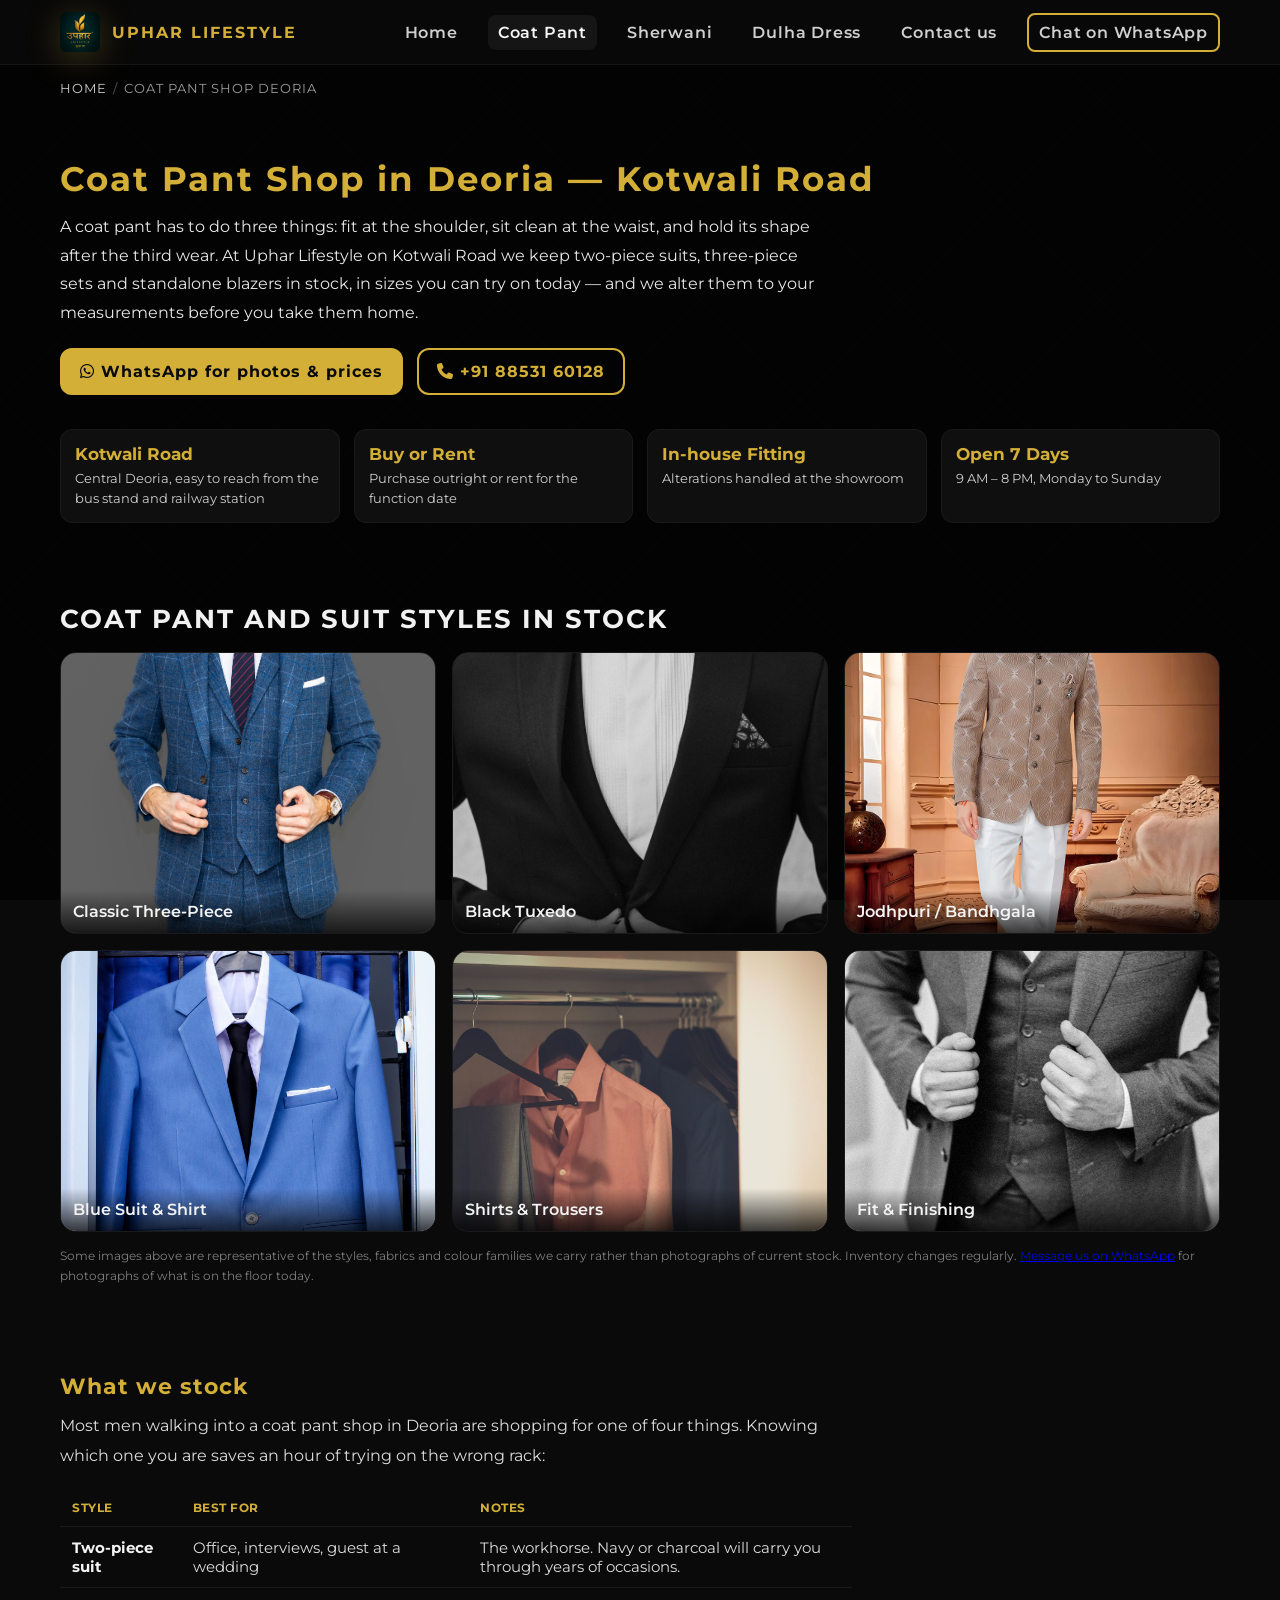
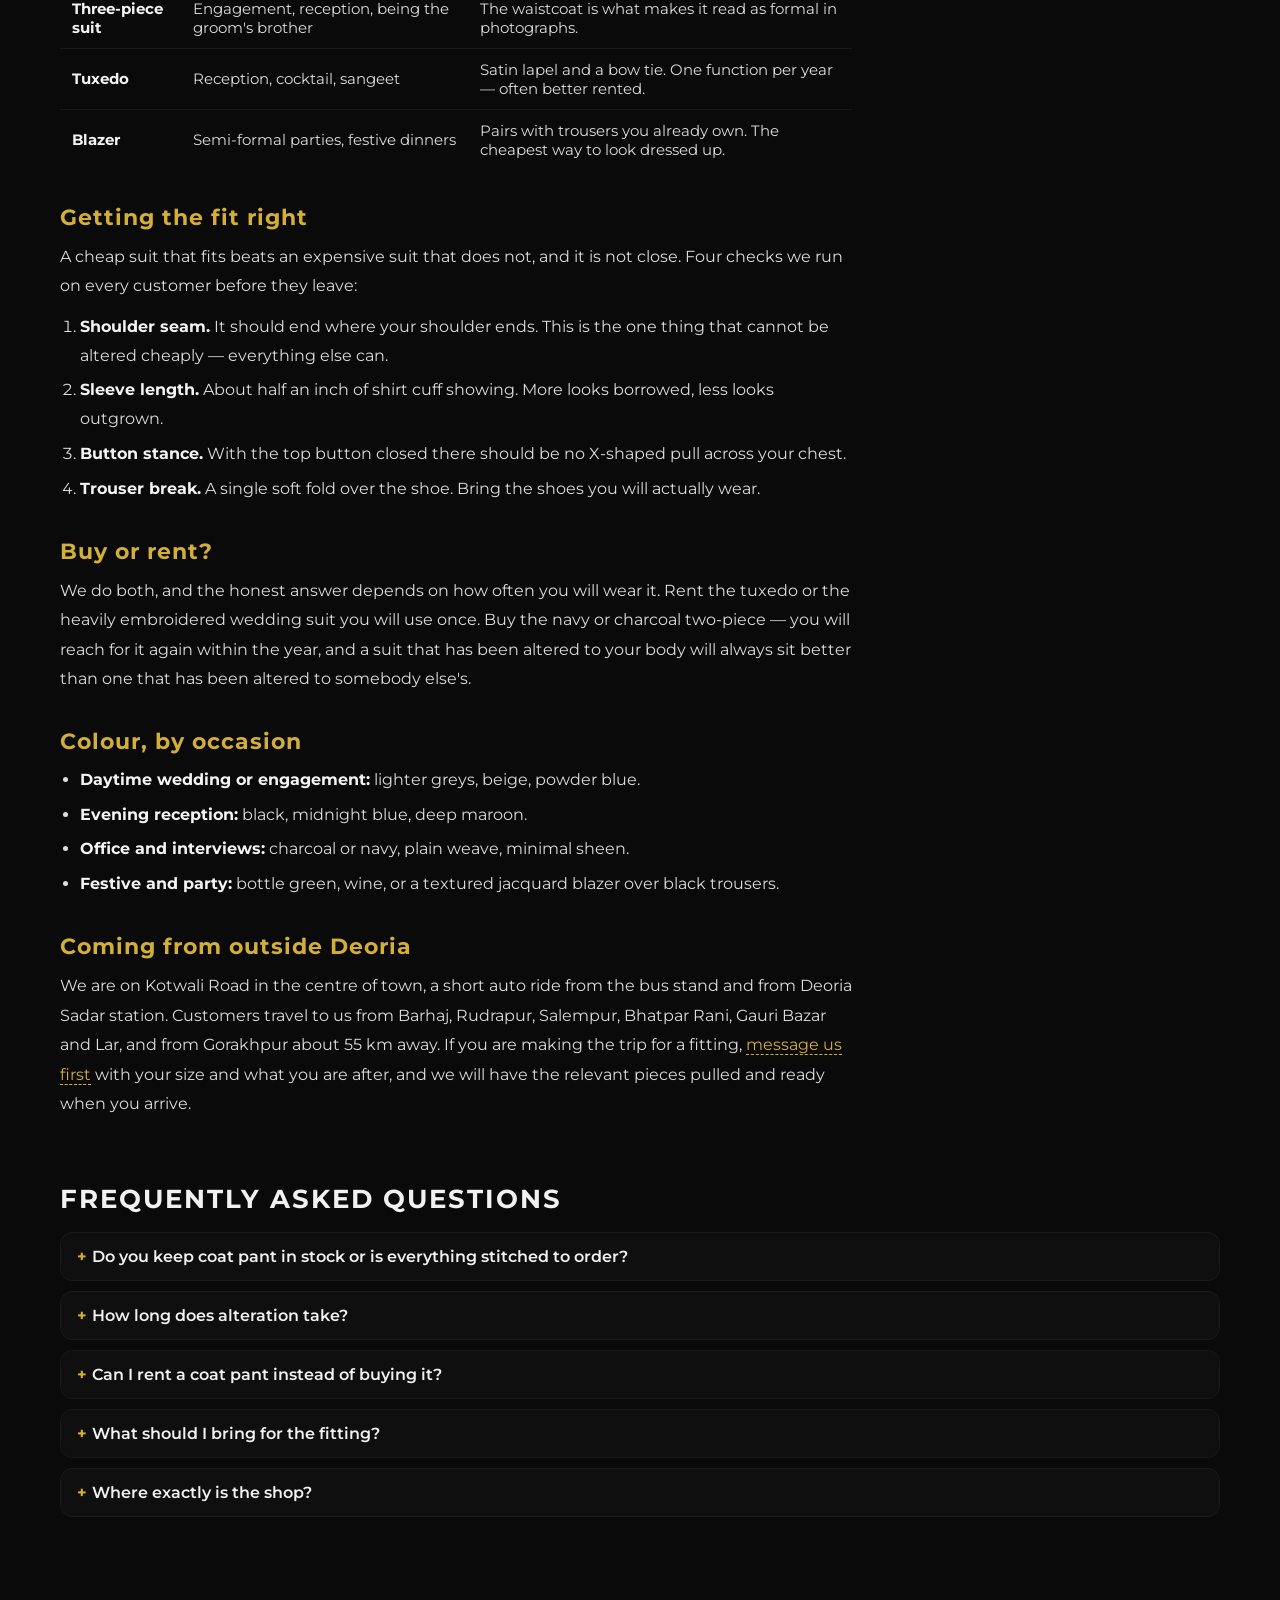
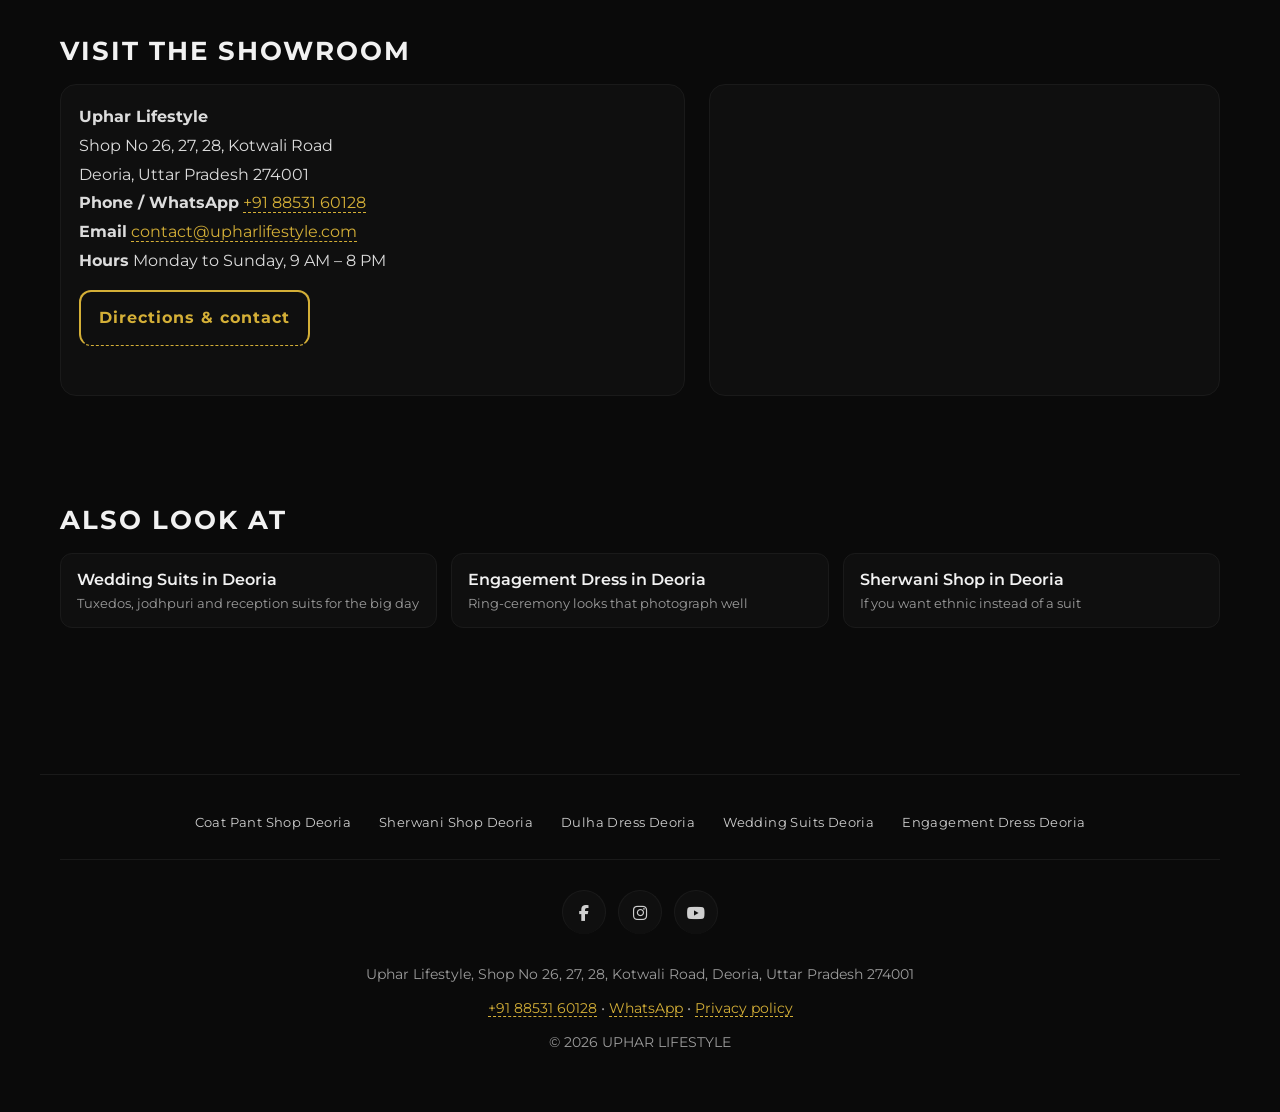
<file: deoria-coat-pant-shop/index.html>
<!DOCTYPE html>
<html lang="en-IN">
<head>
  <meta charset="UTF-8" />
  <meta name="viewport" content="width=device-width, initial-scale=1" />

  <title>Coat Pant Shop in Deoria — Suits, Blazers &amp; Three-Piece | Uphar Lifestyle</title>
  <meta name="description" content="Looking for a coat pant shop in Deoria? Uphar Lifestyle on Kotwali Road stocks two-piece, three-piece and blazer sets for office, party and wedding. Buy or rent." />
  <link rel="canonical" href="https://upharlifestyle.com/deoria-coat-pant-shop/" />
  <link rel="icon" type="image/jpeg" href="../assets/img/logo.jpeg" />

  <meta property="og:type" content="website" />
  <meta property="og:site_name" content="Uphar Lifestyle" />
  <meta property="og:title" content="Coat Pant Shop in Deoria — Uphar Lifestyle, Kotwali Road" />
  <meta property="og:description" content="Two-piece, three-piece and blazer sets for office, party and wedding. Altered in-house. Buy or rent." />
  <meta property="og:url" content="https://upharlifestyle.com/deoria-coat-pant-shop/" />
  <meta property="og:image" content="https://upharlifestyle.com/assets/img/three_piece.jpg" />
  <meta property="og:locale" content="en_IN" />
  <meta name="twitter:card" content="summary_large_image" />
  <meta name="geo.region" content="IN-UP" />
  <meta name="geo.placename" content="Deoria" />

  <link rel="preconnect" href="https://fonts.googleapis.com" />
  <link rel="preconnect" href="https://fonts.gstatic.com" crossorigin />
  <link href="https://fonts.googleapis.com/css2?family=Montserrat:wght@300;400;600;700&display=swap" rel="stylesheet" />
  <link rel="stylesheet" href="https://cdnjs.cloudflare.com/ajax/libs/font-awesome/6.5.2/css/all.min.css" />
  <link rel="stylesheet" href="../assets/css/styles.css" />

  <script type="application/ld+json">
  {
    "@context": "https://schema.org",
    "@type": "ClothingStore",
    "@id": "https://upharlifestyle.com/#store",
    "name": "Uphar Lifestyle",
    "alternateName": "Dulha Ghar Deoria",
    "url": "https://upharlifestyle.com/",
    "image": "https://upharlifestyle.com/assets/img/three_piece.jpg",
    "telephone": "+918853160128",
    "email": "contact@upharlifestyle.com",
    "sameAs": [
      "https://www.facebook.com/upharlifestyledeoria",
      "https://www.instagram.com/uphar_kotwali_road_deoria",
      "https://www.youtube.com/@Upharkotwaliroaddeoria"
    ],
    "priceRange": "₹₹",
    "currenciesAccepted": "INR",
    "address": {
      "@type": "PostalAddress",
      "streetAddress": "Shop No 26, 27, 28, Kotwali Road",
      "addressLocality": "Deoria",
      "addressRegion": "Uttar Pradesh",
      "postalCode": "274001",
      "addressCountry": "IN"
    },
    "geo": { "@type": "GeoCoordinates", "latitude": 26.501462, "longitude": 83.777506 },
    "openingHoursSpecification": [{
      "@type": "OpeningHoursSpecification",
      "dayOfWeek": ["Monday","Tuesday","Wednesday","Thursday","Friday","Saturday","Sunday"],
      "opens": "09:00",
      "closes": "20:00"
    }],
    "makesOffer": {
      "@type": "Offer",
      "itemOffered": { "@type": "Product", "name": "Men's Coat Pant / Suit", "category": "Men's Formal Wear" },
      "businessFunction": [
        "http://purl.org/goodrelations/v1#Sell",
        "http://purl.org/goodrelations/v1#LeaseOut"
      ]
    }
  }
  </script>
  <script type="application/ld+json">
  {
    "@context": "https://schema.org",
    "@type": "BreadcrumbList",
    "itemListElement": [
      {"@type":"ListItem","position":1,"name":"Home","item":"https://upharlifestyle.com/"},
      {"@type":"ListItem","position":2,"name":"Coat Pant Shop Deoria","item":"https://upharlifestyle.com/deoria-coat-pant-shop/"}
    ]
  }
  </script>
  <script type="application/ld+json">
  {
    "@context": "https://schema.org",
    "@type": "FAQPage",
    "mainEntity": [
      {"@type":"Question","name":"Do you keep coat pant in stock or is everything stitched to order?","acceptedAnswer":{"@type":"Answer","text":"Both. Most sizes are on the rack so you can try the piece on and see the drape before deciding. We then alter sleeve length, trouser length and waist to your measurement. If you want a specific fabric or colour that is not on the floor, tell us your date and we will arrange it."}},
      {"@type":"Question","name":"How long does alteration take?","acceptedAnswer":{"@type":"Answer","text":"Simple length and waist adjustments are usually same-day or next-day. Shoulder and full-body reshaping needs longer, so come in at least a week before your function if the fit needs real work."}},
      {"@type":"Question","name":"Can I rent a coat pant instead of buying it?","acceptedAnswer":{"@type":"Answer","text":"Yes. We offer both purchase and rental. Rental suits most people who need a tuxedo or heavy wedding suit for one function; buying makes more sense for a navy or charcoal suit you will reuse for office, interviews and other people's weddings."}},
      {"@type":"Question","name":"What should I bring for the fitting?","acceptedAnswer":{"@type":"Answer","text":"Wear or carry the shoes you plan to use, since trouser length depends on heel height. If you have a shirt you intend to pair with the suit, bring that too."}},
      {"@type":"Question","name":"Where exactly is the shop?","acceptedAnswer":{"@type":"Answer","text":"Shop No 26, 27, 28 on Kotwali Road, Deoria, Uttar Pradesh 274001. We are open Monday to Sunday, 9 AM to 8 PM."}}
    ]
  }
  </script>
</head>
<body>

<header class="header">
  <nav class="nav">
    <a class="brand" href="../index.html">
      <img src="../assets/img/logo.jpeg" alt="Uphar Lifestyle logo — menswear showroom in Deoria" width="40" height="40" />
      <span class="title">UPHAR LIFESTYLE</span>
    </a>
    <button class="hamb" aria-label="Toggle menu" aria-expanded="false" onclick="toggleMenu(this)">
      <i class="fa-solid fa-bars"></i>
    </button>
    <div class="menu" id="menu">
      <a href="../index.html">Home</a>
      <a href="../deoria-coat-pant-shop/" aria-current="page">Coat Pant</a>
      <a href="../best-sherwani-shop-deoria/">Sherwani</a>
      <a href="../dulha-dress-deoria/">Dulha Dress</a>
      <a href="../contact.html">Contact us</a>
      <a class="cta-wa" href="https://wa.me/918853160128" target="_blank" rel="noopener">Chat on WhatsApp</a>
    </div>
  </nav>
</header>

<nav class="crumbs" aria-label="Breadcrumb">
  <a href="../index.html">Home</a><span>/</span>Coat Pant Shop Deoria
</nav>

<main class="container">

  <section class="lp-hero">
    <h1>Coat Pant Shop in Deoria — Kotwali Road</h1>
    <p class="lp-sub">
      A coat pant has to do three things: fit at the shoulder, sit clean at the waist,
      and hold its shape after the third wear. At Uphar Lifestyle on Kotwali Road we keep
      two-piece suits, three-piece sets and standalone blazers in stock, in sizes you can
      try on today — and we alter them to your measurements before you take them home.
    </p>
    <div class="lp-actions">
      <a class="btn btn-solid" href="https://wa.me/918853160128?text=Hi%2C%20I%20am%20looking%20for%20a%20coat%20pant%20%2F%20suit.%20Please%20share%20options%20and%20prices." target="_blank" rel="noopener">
        <i class="fa-brands fa-whatsapp"></i> WhatsApp for photos &amp; prices
      </a>
      <a class="btn" href="tel:+918853160128"><i class="fa-solid fa-phone"></i> +91 88531 60128</a>
    </div>
  </section>

  <div class="trust">
    <div><span class="k">Kotwali Road</span><span class="v">Central Deoria, easy to reach from the bus stand and railway station</span></div>
    <div><span class="k">Buy or Rent</span><span class="v">Purchase outright or rent for the function date</span></div>
    <div><span class="k">In-house Fitting</span><span class="v">Alterations handled at the showroom</span></div>
    <div><span class="k">Open 7 Days</span><span class="v">9 AM – 8 PM, Monday to Sunday</span></div>
  </div>

  <section class="section" style="padding-left:0;padding-right:0">
    <h2>Coat pant and suit styles in stock</h2>
    <div class="grid">
      <div class="card">
        <img src="../assets/img/three_piece.jpg" alt="Classic three-piece coat pant suit at Uphar Lifestyle, Deoria" loading="lazy" />
        <div class="cap">Classic Three-Piece</div>
      </div>
      <div class="card">
        <img src="../assets/img/tuxedo.jpg" alt="Black tuxedo coat pant for reception and cocktail events, Deoria" loading="lazy" />
        <div class="cap">Black Tuxedo</div>
      </div>
      <div class="card">
        <img src="../assets/img/jodhpuri.png" alt="Jodhpuri bandhgala coat pant suit for weddings, Deoria" loading="lazy" />
        <div class="cap">Jodhpuri / Bandhgala</div>
      </div>
      <div class="card">
        <img src="../assets/img/stock/hang-blue-suit-set.jpg" alt="Blue coat pant with white shirt and black tie on a hanger" loading="lazy" />
        <div class="cap">Blue Suit &amp; Shirt</div>
      </div>
      <div class="card">
        <img src="../assets/img/stock/hang-suit-shirt-pair.jpg" alt="Formal shirts and suit trousers hanging in a wardrobe" loading="lazy" />
        <div class="cap">Shirts &amp; Trousers</div>
      </div>
      <div class="card">
        <img src="../assets/img/stock/suit-adjusting-three-piece.jpg" alt="Close-up of a fitted jacket and waistcoat showing lapel and button stance" loading="lazy" />
        <div class="cap">Fit &amp; Finishing</div>
      </div>
    </div>
    <p class="stock-note">
      Some images above are representative of the styles, fabrics and colour families we carry rather than photographs of current stock. Inventory changes regularly.
      <a href="https://wa.me/918853160128" target="_blank" rel="noopener">Message us on WhatsApp</a>
      for photographs of what is on the floor today.
    </p>
  </section>

  <article class="prose">
    <h2>What we stock</h2>

    <p>
      Most men walking into a coat pant shop in Deoria are shopping for one of four things.
      Knowing which one you are saves an hour of trying on the wrong rack:
    </p>

    <table class="spec">
      <tr><th>Style</th><th>Best for</th><th>Notes</th></tr>
      <tr>
        <td><strong>Two-piece suit</strong></td>
        <td>Office, interviews, guest at a wedding</td>
        <td>The workhorse. Navy or charcoal will carry you through years of occasions.</td>
      </tr>
      <tr>
        <td><strong>Three-piece suit</strong></td>
        <td>Engagement, reception, being the groom's brother</td>
        <td>The waistcoat is what makes it read as formal in photographs.</td>
      </tr>
      <tr>
        <td><strong>Tuxedo</strong></td>
        <td>Reception, cocktail, sangeet</td>
        <td>Satin lapel and a bow tie. One function per year — often better rented.</td>
      </tr>
      <tr>
        <td><strong>Blazer</strong></td>
        <td>Semi-formal parties, festive dinners</td>
        <td>Pairs with trousers you already own. The cheapest way to look dressed up.</td>
      </tr>
    </table>

    <h2>Getting the fit right</h2>

    <p>
      A cheap suit that fits beats an expensive suit that does not, and it is not close. Four
      checks we run on every customer before they leave:
    </p>

    <ol>
      <li><strong>Shoulder seam.</strong> It should end where your shoulder ends. This is the one thing that cannot be altered cheaply — everything else can.</li>
      <li><strong>Sleeve length.</strong> About half an inch of shirt cuff showing. More looks borrowed, less looks outgrown.</li>
      <li><strong>Button stance.</strong> With the top button closed there should be no X-shaped pull across your chest.</li>
      <li><strong>Trouser break.</strong> A single soft fold over the shoe. Bring the shoes you will actually wear.</li>
    </ol>

    <h2>Buy or rent?</h2>

    <p>
      We do both, and the honest answer depends on how often you will wear it. Rent the tuxedo
      or the heavily embroidered wedding suit you will use once. Buy the navy or charcoal
      two-piece — you will reach for it again within the year, and a suit that has been altered
      to your body will always sit better than one that has been altered to somebody else's.
    </p>

    <h2>Colour, by occasion</h2>

    <ul>
      <li><strong>Daytime wedding or engagement:</strong> lighter greys, beige, powder blue.</li>
      <li><strong>Evening reception:</strong> black, midnight blue, deep maroon.</li>
      <li><strong>Office and interviews:</strong> charcoal or navy, plain weave, minimal sheen.</li>
      <li><strong>Festive and party:</strong> bottle green, wine, or a textured jacquard blazer over black trousers.</li>
    </ul>

    <h2>Coming from outside Deoria</h2>

    <p>
      We are on Kotwali Road in the centre of town, a short auto ride from the bus stand and
      from Deoria Sadar station. Customers travel to us from Barhaj, Rudrapur, Salempur,
      Bhatpar Rani, Gauri Bazar and Lar, and from Gorakhpur about 55 km away. If you are making
      the trip for a fitting,
      <a href="https://wa.me/918853160128" target="_blank" rel="noopener">message us first</a>
      with your size and what you are after, and we will have the relevant pieces pulled and
      ready when you arrive.
    </p>
  </article>

  <section class="section faq" style="padding-left:0;padding-right:0">
    <h2>Frequently asked questions</h2>
    <details>
      <summary>Do you keep coat pant in stock or is everything stitched to order?</summary>
      <p>Both. Most sizes are on the rack so you can try the piece on and see the drape before deciding. We then alter sleeve length, trouser length and waist to your measurement. If you want a specific fabric or colour that is not on the floor, tell us your date and we will arrange it.</p>
    </details>
    <details>
      <summary>How long does alteration take?</summary>
      <p>Simple length and waist adjustments are usually same-day or next-day. Shoulder and full-body reshaping needs longer, so come in at least a week before your function if the fit needs real work.</p>
    </details>
    <details>
      <summary>Can I rent a coat pant instead of buying it?</summary>
      <p>Yes. We offer both purchase and rental. Rental suits most people who need a tuxedo or heavy wedding suit for one function; buying makes more sense for a navy or charcoal suit you will reuse for office, interviews and other people's weddings.</p>
    </details>
    <details>
      <summary>What should I bring for the fitting?</summary>
      <p>Wear or carry the shoes you plan to use, since trouser length depends on heel height. If you have a shirt you intend to pair with the suit, bring that too.</p>
    </details>
    <details>
      <summary>Where exactly is the shop?</summary>
      <p>Shop No 26, 27, 28 on Kotwali Road, Deoria, Uttar Pradesh 274001. We are open Monday to Sunday, 9 AM to 8 PM.</p>
    </details>
  </section>

  <section class="section" style="padding-left:0;padding-right:0">
    <h2>Visit the showroom</h2>
    <div class="grid-2">
      <div class="panel info">
        <p><strong>Uphar Lifestyle</strong><br />Shop No 26, 27, 28, Kotwali Road<br />Deoria, Uttar Pradesh 274001</p>
        <p><strong>Phone / WhatsApp</strong> <a href="tel:+918853160128">+91 88531 60128</a></p>
        <p><strong>Email</strong> <a href="mailto:contact@upharlifestyle.com">contact@upharlifestyle.com</a></p>
        <p><strong>Hours</strong> Monday to Sunday, 9 AM – 8 PM</p>
        <p style="margin-top:14px"><a class="btn" href="../contact.html">Directions &amp; contact</a></p>
      </div>
      <div class="panel">
        <iframe class="map" src="https://www.google.com/maps?q=26.501462,83.777506&z=16&output=embed" title="Uphar Lifestyle location on Kotwali Road, Deoria" loading="lazy" referrerpolicy="no-referrer-when-downgrade" allowfullscreen></iframe>
      </div>
    </div>
  </section>

  <section class="section" style="padding-left:0;padding-right:0">
    <h2>Also look at</h2>
    <div class="related">
      <a href="../wedding-suits-deoria/">Wedding Suits in Deoria<span>Tuxedos, jodhpuri and reception suits for the big day</span></a>
      <a href="../engagement-dress-deoria/">Engagement Dress in Deoria<span>Ring-ceremony looks that photograph well</span></a>
      <a href="../best-sherwani-shop-deoria/">Sherwani Shop in Deoria<span>If you want ethnic instead of a suit</span></a>
    </div>
  </section>

</main>

<footer>
  <div class="footer-links">
    <a href="../deoria-coat-pant-shop/">Coat Pant Shop Deoria</a>
    <a href="../best-sherwani-shop-deoria/">Sherwani Shop Deoria</a>
    <a href="../dulha-dress-deoria/">Dulha Dress Deoria</a>
    <a href="../wedding-suits-deoria/">Wedding Suits Deoria</a>
    <a href="../engagement-dress-deoria/">Engagement Dress Deoria</a>
  </div>
  <div class="social">
    <a class="fb" href="https://www.facebook.com/upharlifestyledeoria" target="_blank" rel="noopener" aria-label="Uphar Lifestyle on Facebook" title="Facebook"><i class="fa-brands fa-facebook-f"></i></a>
    <a class="ig" href="https://www.instagram.com/uphar_kotwali_road_deoria" target="_blank" rel="noopener" aria-label="Uphar Lifestyle on Instagram" title="Instagram"><i class="fa-brands fa-instagram"></i></a>
    <a class="yt" href="https://www.youtube.com/@Upharkotwaliroaddeoria" target="_blank" rel="noopener" aria-label="Uphar Lifestyle on YouTube" title="YouTube"><i class="fa-brands fa-youtube"></i></a>
  </div>
  Uphar Lifestyle, Shop No 26, 27, 28, Kotwali Road, Deoria, Uttar Pradesh 274001<br />
  <a href="tel:+918853160128">+91 88531 60128</a> •
  <a href="https://wa.me/918853160128" target="_blank" rel="noopener">WhatsApp</a> •
  <a href="../privacy.html">Privacy policy</a><br />
  © <span id="y">2026</span> UPHAR LIFESTYLE
</footer>

<div class="callbar">
  <a class="wa" href="https://wa.me/918853160128" target="_blank" rel="noopener"><i class="fa-brands fa-whatsapp"></i> WhatsApp</a>
  <a class="tel" href="tel:+918853160128"><i class="fa-solid fa-phone"></i> Call now</a>
</div>

<script src="../assets/js/site.js"></script>
</body>
</html>
</file>
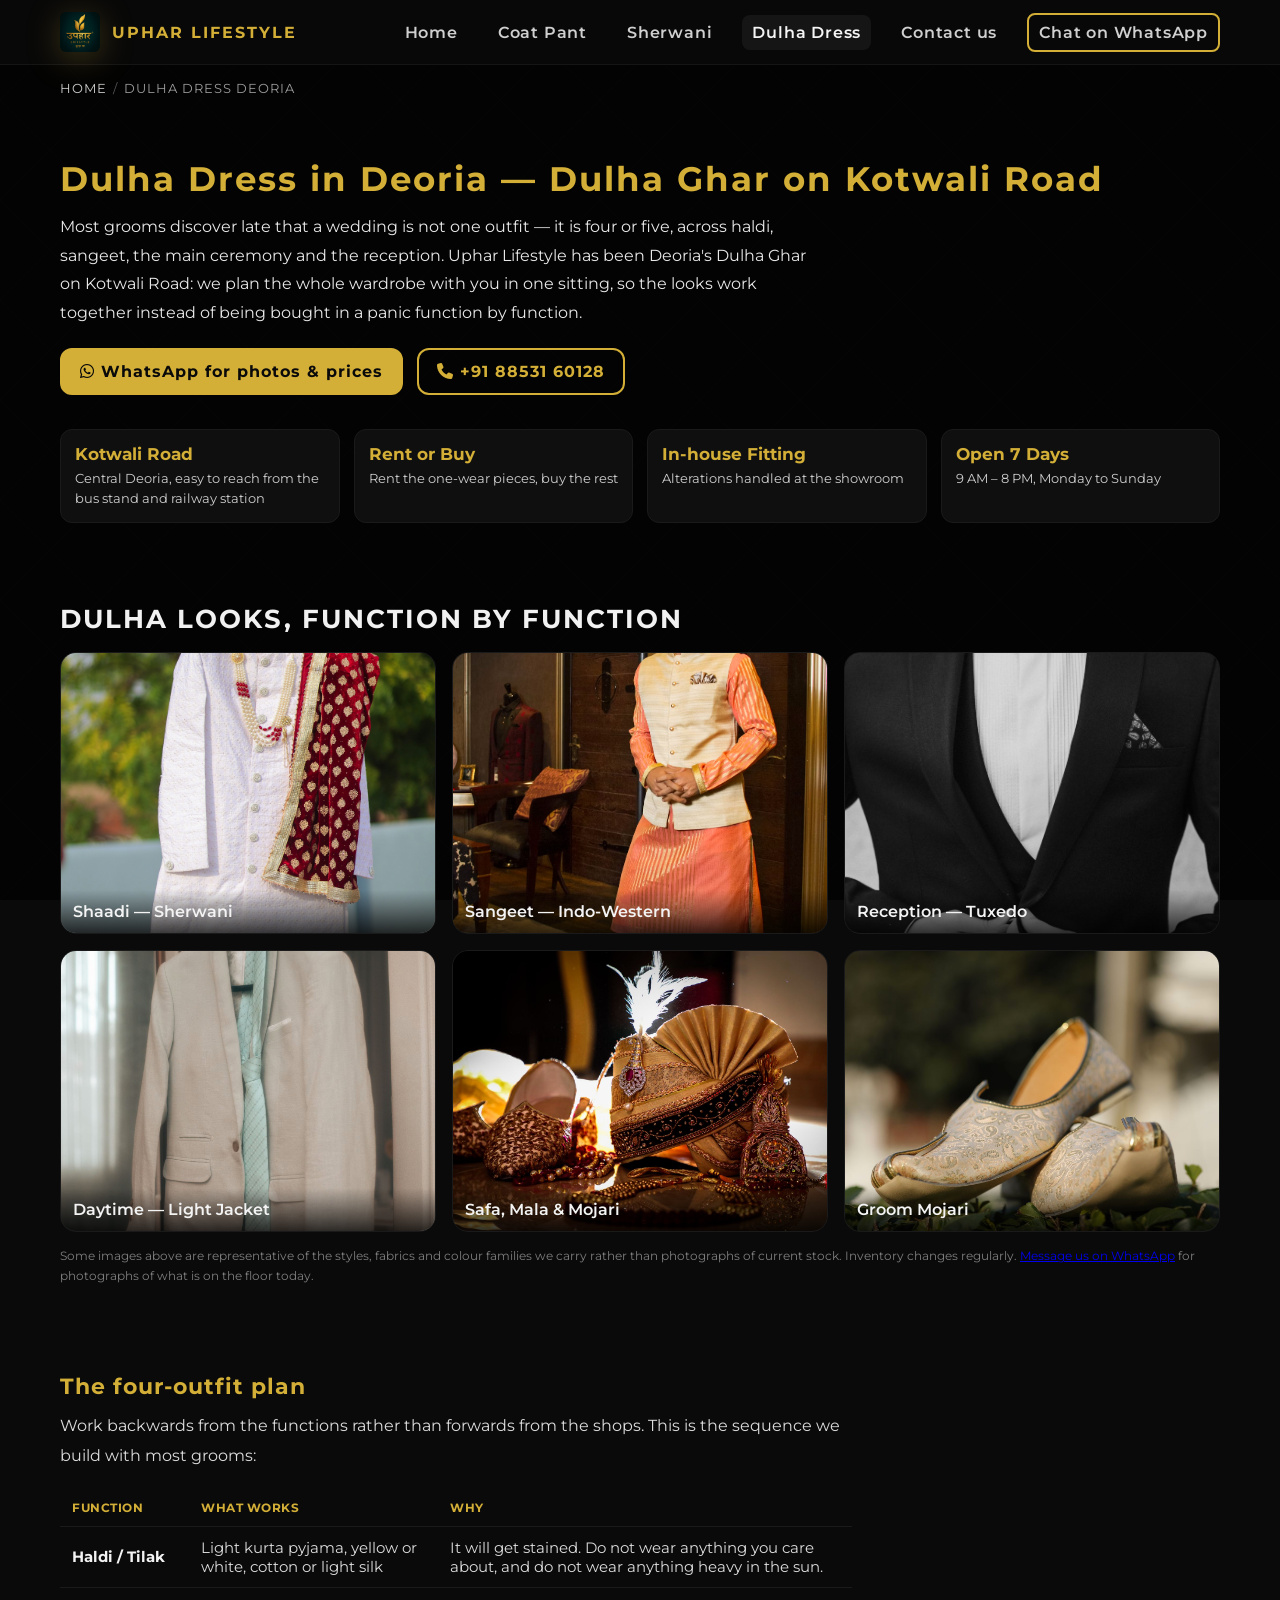
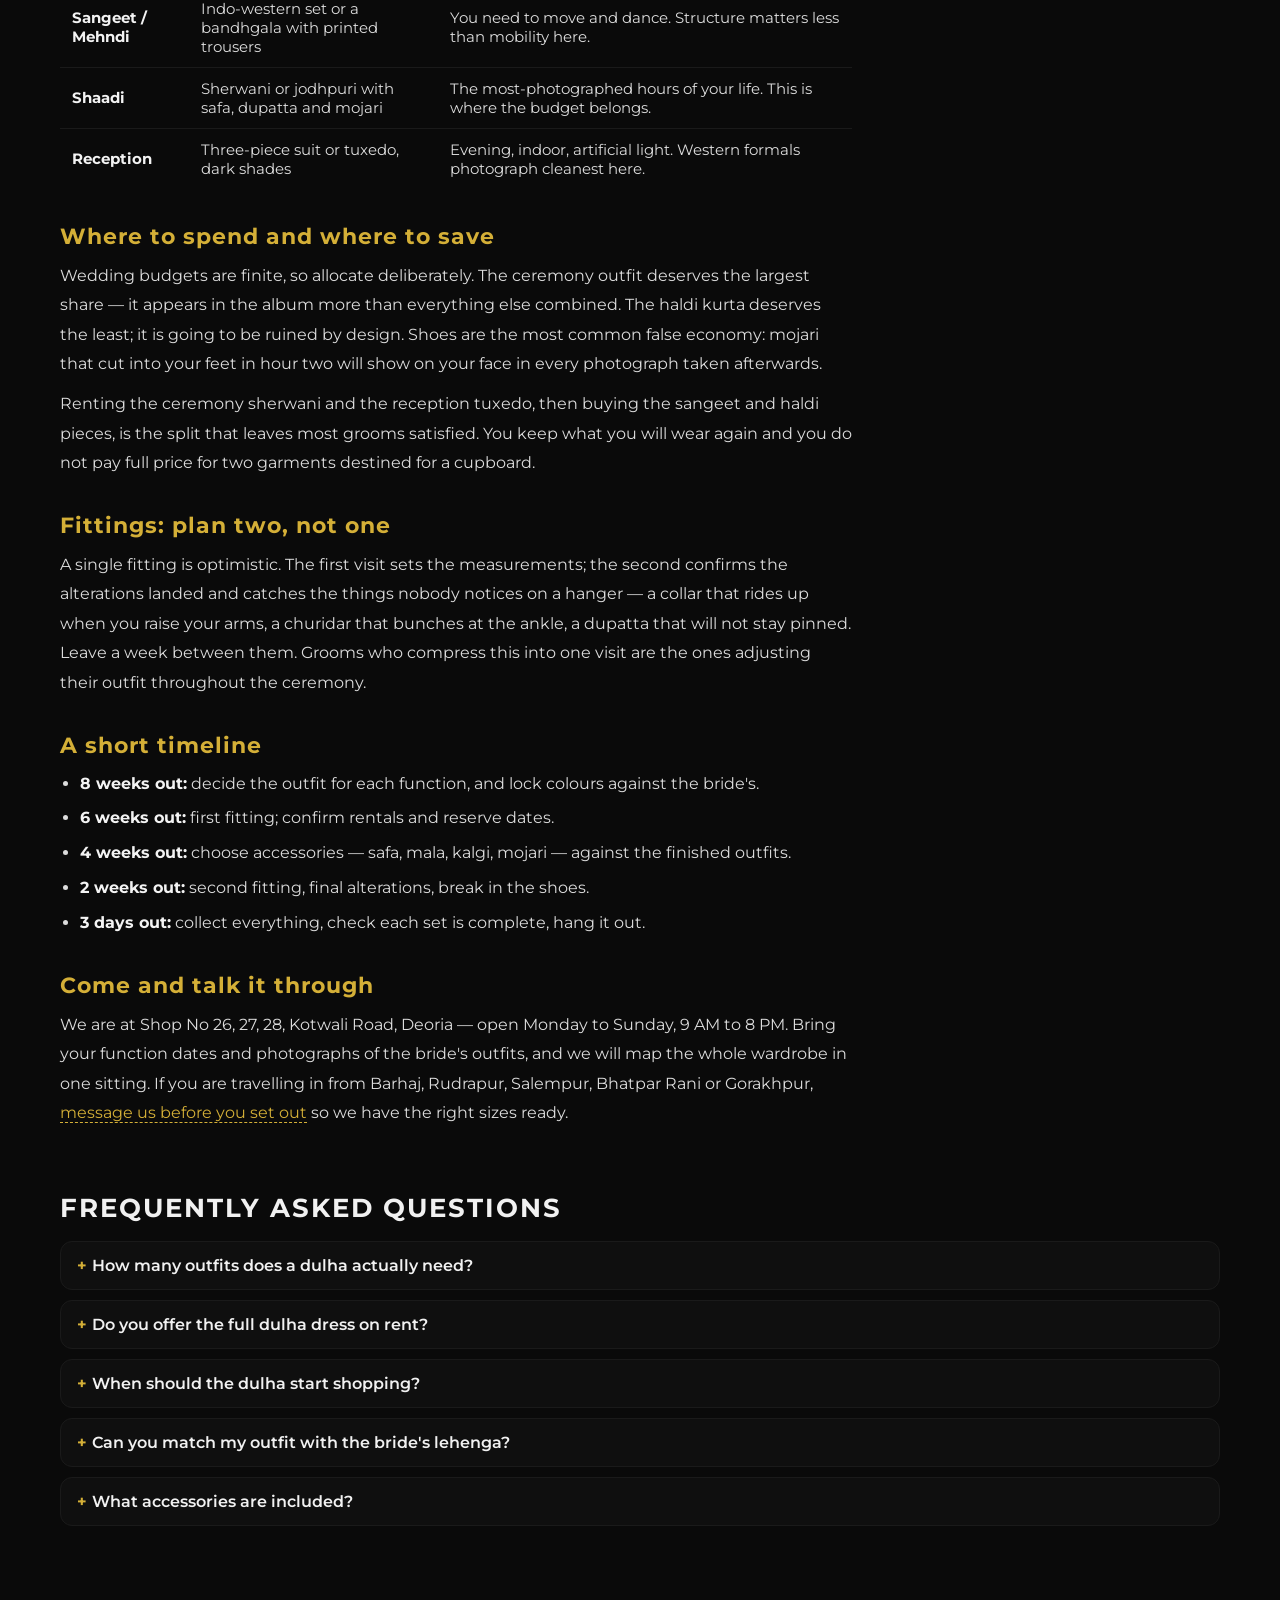
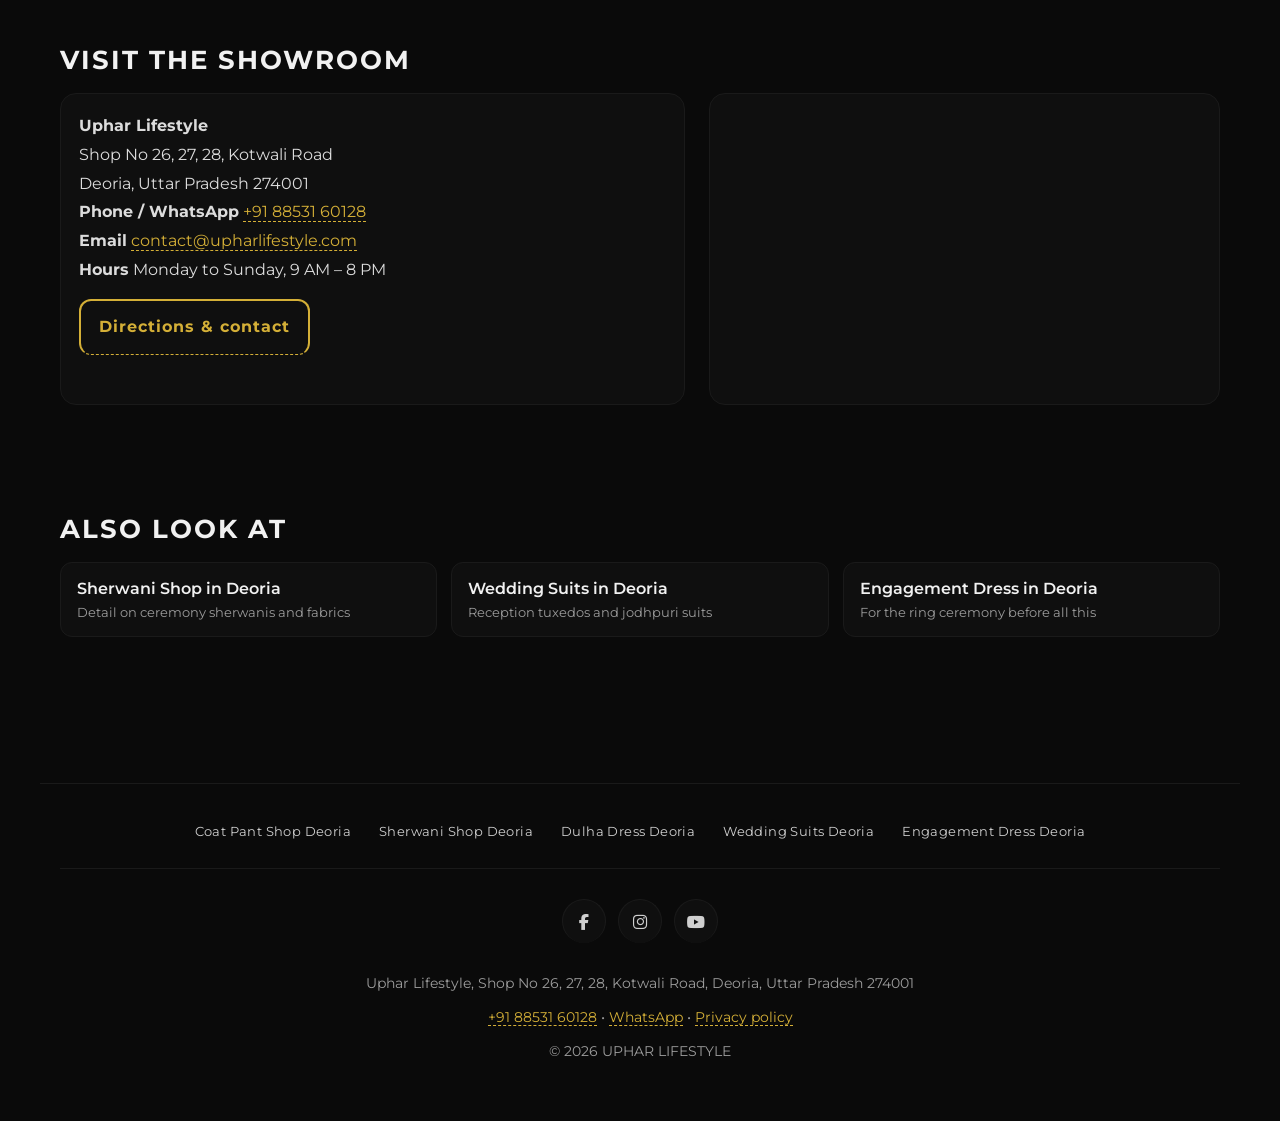
<file: dulha-dress-deoria/index.html>
<!DOCTYPE html>
<html lang="en-IN">
<head>
  <meta charset="UTF-8" />
  <meta name="viewport" content="width=device-width, initial-scale=1" />

  <title>Dulha Dress in Deoria — Complete Groom Outfits | Uphar Lifestyle Dulha Ghar</title>
  <meta name="description" content="Dulha dress in Deoria at Uphar Lifestyle, Kotwali Road — sherwani, jodhpuri, indo-western and reception suits with safa, dupatta and mojari. On rent or for sale." />
  <link rel="canonical" href="https://upharlifestyle.com/dulha-dress-deoria/" />
  <link rel="icon" type="image/jpeg" href="../assets/img/logo.jpeg" />

  <meta property="og:type" content="website" />
  <meta property="og:site_name" content="Uphar Lifestyle" />
  <meta property="og:title" content="Dulha Dress in Deoria — Complete Groom Outfits" />
  <meta property="og:description" content="Plan the whole groom wardrobe in one sitting — haldi, sangeet, shaadi and reception. Kotwali Road, Deoria." />
  <meta property="og:url" content="https://upharlifestyle.com/dulha-dress-deoria/" />
  <meta property="og:image" content="https://upharlifestyle.com/assets/img/sherwani.jpg" />
  <meta property="og:locale" content="en_IN" />
  <meta name="twitter:card" content="summary_large_image" />
  <meta name="geo.region" content="IN-UP" />
  <meta name="geo.placename" content="Deoria" />

  <link rel="preconnect" href="https://fonts.googleapis.com" />
  <link rel="preconnect" href="https://fonts.gstatic.com" crossorigin />
  <link href="https://fonts.googleapis.com/css2?family=Montserrat:wght@300;400;600;700&display=swap" rel="stylesheet" />
  <link rel="stylesheet" href="https://cdnjs.cloudflare.com/ajax/libs/font-awesome/6.5.2/css/all.min.css" />
  <link rel="stylesheet" href="../assets/css/styles.css" />

  <script type="application/ld+json">
  {
    "@context": "https://schema.org",
    "@type": "ClothingStore",
    "@id": "https://upharlifestyle.com/#store",
    "name": "Uphar Lifestyle",
    "alternateName": "Dulha Ghar Deoria",
    "url": "https://upharlifestyle.com/",
    "image": "https://upharlifestyle.com/assets/img/sherwani.jpg",
    "telephone": "+918853160128",
    "email": "contact@upharlifestyle.com",
    "sameAs": [
      "https://www.facebook.com/upharlifestyledeoria",
      "https://www.instagram.com/uphar_kotwali_road_deoria",
      "https://www.youtube.com/@Upharkotwaliroaddeoria"
    ],
    "priceRange": "₹₹",
    "currenciesAccepted": "INR",
    "address": {
      "@type": "PostalAddress",
      "streetAddress": "Shop No 26, 27, 28, Kotwali Road",
      "addressLocality": "Deoria",
      "addressRegion": "Uttar Pradesh",
      "postalCode": "274001",
      "addressCountry": "IN"
    },
    "geo": { "@type": "GeoCoordinates", "latitude": 26.501462, "longitude": 83.777506 },
    "openingHoursSpecification": [{
      "@type": "OpeningHoursSpecification",
      "dayOfWeek": ["Monday","Tuesday","Wednesday","Thursday","Friday","Saturday","Sunday"],
      "opens": "09:00",
      "closes": "20:00"
    }],
    "makesOffer": {
      "@type": "Offer",
      "itemOffered": { "@type": "Product", "name": "Complete Groom Outfit (Dulha Dress)", "category": "Men's Wedding Wear" },
      "businessFunction": [
        "http://purl.org/goodrelations/v1#Sell",
        "http://purl.org/goodrelations/v1#LeaseOut"
      ]
    }
  }
  </script>
  <script type="application/ld+json">
  {
    "@context": "https://schema.org",
    "@type": "BreadcrumbList",
    "itemListElement": [
      {"@type":"ListItem","position":1,"name":"Home","item":"https://upharlifestyle.com/"},
      {"@type":"ListItem","position":2,"name":"Dulha Dress Deoria","item":"https://upharlifestyle.com/dulha-dress-deoria/"}
    ]
  }
  </script>
  <script type="application/ld+json">
  {
    "@context": "https://schema.org",
    "@type": "FAQPage",
    "mainEntity": [
      {"@type":"Question","name":"How many outfits does a dulha actually need?","acceptedAnswer":{"@type":"Answer","text":"Typically four: something light and washable for haldi, something you can dance in for sangeet, the main sherwani or jodhpuri for the ceremony, and a suit or tuxedo for the reception. If tilak and mehndi are separate events, add one more that you can repeat. We plan the set together so no two looks clash in the album."}},
      {"@type":"Question","name":"Do you offer the full dulha dress on rent?","acceptedAnswer":{"@type":"Answer","text":"Yes. Rental makes particular sense for the ceremony sherwani and the reception tuxedo, since both are worn once. Many grooms rent those two and buy the sangeet and haldi outfits, which get reused."}},
      {"@type":"Question","name":"When should the dulha start shopping?","acceptedAnswer":{"@type":"Answer","text":"Six to eight weeks before the wedding is comfortable. That leaves room for two fitting rounds and for arranging anything that is not on the floor. In peak wedding season, start earlier — the best pieces in common sizes move fast."}},
      {"@type":"Question","name":"Can you match my outfit with the bride's lehenga?","acceptedAnswer":{"@type":"Answer","text":"Yes, and it is worth doing. Bring photographs of her outfits for each function. We work in the same tonal family at a different intensity, so the two of you complement each other rather than competing in the photographs."}},
      {"@type":"Question","name":"What accessories are included?","acceptedAnswer":{"@type":"Answer","text":"We stock safa and pagdi, dupatta, kalgi and brooch, mala, kamarbandh and mojari. Choosing them in the same visit, under the same lighting as the main outfit, is the only reliable way to get the colours to actually match."}}
    ]
  }
  </script>
</head>
<body>

<header class="header">
  <nav class="nav">
    <a class="brand" href="../index.html">
      <img src="../assets/img/logo.jpeg" alt="Uphar Lifestyle logo — menswear showroom in Deoria" width="40" height="40" />
      <span class="title">UPHAR LIFESTYLE</span>
    </a>
    <button class="hamb" aria-label="Toggle menu" aria-expanded="false" onclick="toggleMenu(this)">
      <i class="fa-solid fa-bars"></i>
    </button>
    <div class="menu" id="menu">
      <a href="../index.html">Home</a>
      <a href="../deoria-coat-pant-shop/">Coat Pant</a>
      <a href="../best-sherwani-shop-deoria/">Sherwani</a>
      <a href="../dulha-dress-deoria/" aria-current="page">Dulha Dress</a>
      <a href="../contact.html">Contact us</a>
      <a class="cta-wa" href="https://wa.me/918853160128" target="_blank" rel="noopener">Chat on WhatsApp</a>
    </div>
  </nav>
</header>

<nav class="crumbs" aria-label="Breadcrumb">
  <a href="../index.html">Home</a><span>/</span>Dulha Dress Deoria
</nav>

<main class="container">

  <section class="lp-hero">
    <h1>Dulha Dress in Deoria — Dulha Ghar on Kotwali Road</h1>
    <p class="lp-sub">
      Most grooms discover late that a wedding is not one outfit — it is four or five, across
      haldi, sangeet, the main ceremony and the reception. Uphar Lifestyle has been Deoria's
      Dulha Ghar on Kotwali Road: we plan the whole wardrobe with you in one sitting, so the
      looks work together instead of being bought in a panic function by function.
    </p>
    <div class="lp-actions">
      <a class="btn btn-solid" href="https://wa.me/918853160128?text=Hi%2C%20I%20am%20the%20dulha%20and%20need%20outfits%20for%20my%20wedding%20functions.%20Please%20guide%20me." target="_blank" rel="noopener">
        <i class="fa-brands fa-whatsapp"></i> WhatsApp for photos &amp; prices
      </a>
      <a class="btn" href="tel:+918853160128"><i class="fa-solid fa-phone"></i> +91 88531 60128</a>
    </div>
  </section>

  <div class="trust">
    <div><span class="k">Kotwali Road</span><span class="v">Central Deoria, easy to reach from the bus stand and railway station</span></div>
    <div><span class="k">Rent or Buy</span><span class="v">Rent the one-wear pieces, buy the rest</span></div>
    <div><span class="k">In-house Fitting</span><span class="v">Alterations handled at the showroom</span></div>
    <div><span class="k">Open 7 Days</span><span class="v">9 AM – 8 PM, Monday to Sunday</span></div>
  </div>

  <section class="section" style="padding-left:0;padding-right:0">
    <h2>Dulha looks, function by function</h2>
    <div class="grid">
      <div class="card">
        <img src="../assets/img/sherwani.jpg" alt="Groom sherwani for the main wedding ceremony, Uphar Lifestyle Deoria" loading="lazy" />
        <div class="cap">Shaadi — Sherwani</div>
      </div>
      <div class="card">
        <img src="../assets/img/indo.png" alt="Indo-western kurta set for sangeet and haldi functions, Deoria" loading="lazy" />
        <div class="cap">Sangeet — Indo-Western</div>
      </div>
      <div class="card">
        <img src="../assets/img/tuxedo.jpg" alt="Black tuxedo for the wedding reception, Deoria" loading="lazy" />
        <div class="cap">Reception — Tuxedo</div>
      </div>
      <div class="card">
        <img src="../assets/img/stock/hang-beige-suit-tie.jpg" alt="Cream linen jacket with mint tie on a hanging rail" loading="lazy" />
        <div class="cap">Daytime — Light Jacket</div>
      </div>
      <div class="card">
        <img src="../assets/img/stock/accessories-turban-shoes.jpg" alt="Gold safa with kalgi and feather, mala and embroidered mojari" loading="lazy" />
        <div class="cap">Safa, Mala &amp; Mojari</div>
      </div>
      <div class="card">
        <img src="../assets/img/stock/mojari-embroidered.jpg" alt="Cream and gold brocade mojari for the groom" loading="lazy" />
        <div class="cap">Groom Mojari</div>
      </div>
    </div>
    <p class="stock-note">
      Some images above are representative of the styles, fabrics and colour families we carry rather than photographs of current stock. Inventory changes regularly.
      <a href="https://wa.me/918853160128" target="_blank" rel="noopener">Message us on WhatsApp</a>
      for photographs of what is on the floor today.
    </p>
  </section>

  <article class="prose">
    <h2>The four-outfit plan</h2>

    <p>
      Work backwards from the functions rather than forwards from the shops. This is the sequence
      we build with most grooms:
    </p>

    <table class="spec">
      <tr><th>Function</th><th>What works</th><th>Why</th></tr>
      <tr>
        <td><strong>Haldi / Tilak</strong></td>
        <td>Light kurta pyjama, yellow or white, cotton or light silk</td>
        <td>It will get stained. Do not wear anything you care about, and do not wear anything heavy in the sun.</td>
      </tr>
      <tr>
        <td><strong>Sangeet / Mehndi</strong></td>
        <td>Indo-western set or a bandhgala with printed trousers</td>
        <td>You need to move and dance. Structure matters less than mobility here.</td>
      </tr>
      <tr>
        <td><strong>Shaadi</strong></td>
        <td>Sherwani or jodhpuri with safa, dupatta and mojari</td>
        <td>The most-photographed hours of your life. This is where the budget belongs.</td>
      </tr>
      <tr>
        <td><strong>Reception</strong></td>
        <td>Three-piece suit or tuxedo, dark shades</td>
        <td>Evening, indoor, artificial light. Western formals photograph cleanest here.</td>
      </tr>
    </table>

    <h2>Where to spend and where to save</h2>

    <p>
      Wedding budgets are finite, so allocate deliberately. The ceremony outfit deserves the
      largest share — it appears in the album more than everything else combined. The haldi kurta
      deserves the least; it is going to be ruined by design. Shoes are the most common false
      economy: mojari that cut into your feet in hour two will show on your face in every
      photograph taken afterwards.
    </p>

    <p>
      Renting the ceremony sherwani and the reception tuxedo, then buying the sangeet and haldi
      pieces, is the split that leaves most grooms satisfied. You keep what you will wear again
      and you do not pay full price for two garments destined for a cupboard.
    </p>

    <h2>Fittings: plan two, not one</h2>

    <p>
      A single fitting is optimistic. The first visit sets the measurements; the second confirms
      the alterations landed and catches the things nobody notices on a hanger — a collar that
      rides up when you raise your arms, a churidar that bunches at the ankle, a dupatta that
      will not stay pinned. Leave a week between them. Grooms who compress this into one visit
      are the ones adjusting their outfit throughout the ceremony.
    </p>

    <h2>A short timeline</h2>

    <ul>
      <li><strong>8 weeks out:</strong> decide the outfit for each function, and lock colours against the bride's.</li>
      <li><strong>6 weeks out:</strong> first fitting; confirm rentals and reserve dates.</li>
      <li><strong>4 weeks out:</strong> choose accessories — safa, mala, kalgi, mojari — against the finished outfits.</li>
      <li><strong>2 weeks out:</strong> second fitting, final alterations, break in the shoes.</li>
      <li><strong>3 days out:</strong> collect everything, check each set is complete, hang it out.</li>
    </ul>

    <h2>Come and talk it through</h2>

    <p>
      We are at Shop No 26, 27, 28, Kotwali Road, Deoria — open Monday to Sunday, 9 AM to 8 PM.
      Bring your function dates and photographs of the bride's outfits, and we will map the whole
      wardrobe in one sitting. If you are travelling in from Barhaj, Rudrapur, Salempur, Bhatpar
      Rani or Gorakhpur,
      <a href="https://wa.me/918853160128" target="_blank" rel="noopener">message us before you set out</a>
      so we have the right sizes ready.
    </p>
  </article>

  <section class="section faq" style="padding-left:0;padding-right:0">
    <h2>Frequently asked questions</h2>
    <details>
      <summary>How many outfits does a dulha actually need?</summary>
      <p>Typically four: something light and washable for haldi, something you can dance in for sangeet, the main sherwani or jodhpuri for the ceremony, and a suit or tuxedo for the reception. If tilak and mehndi are separate events, add one more that you can repeat. We plan the set together so no two looks clash in the album.</p>
    </details>
    <details>
      <summary>Do you offer the full dulha dress on rent?</summary>
      <p>Yes. Rental makes particular sense for the ceremony sherwani and the reception tuxedo, since both are worn once. Many grooms rent those two and buy the sangeet and haldi outfits, which get reused.</p>
    </details>
    <details>
      <summary>When should the dulha start shopping?</summary>
      <p>Six to eight weeks before the wedding is comfortable. That leaves room for two fitting rounds and for arranging anything that is not on the floor. In peak wedding season, start earlier — the best pieces in common sizes move fast.</p>
    </details>
    <details>
      <summary>Can you match my outfit with the bride's lehenga?</summary>
      <p>Yes, and it is worth doing. Bring photographs of her outfits for each function. We work in the same tonal family at a different intensity, so the two of you complement each other rather than competing in the photographs.</p>
    </details>
    <details>
      <summary>What accessories are included?</summary>
      <p>We stock safa and pagdi, dupatta, kalgi and brooch, mala, kamarbandh and mojari. Choosing them in the same visit, under the same lighting as the main outfit, is the only reliable way to get the colours to actually match.</p>
    </details>
  </section>

  <section class="section" style="padding-left:0;padding-right:0">
    <h2>Visit the showroom</h2>
    <div class="grid-2">
      <div class="panel info">
        <p><strong>Uphar Lifestyle</strong><br />Shop No 26, 27, 28, Kotwali Road<br />Deoria, Uttar Pradesh 274001</p>
        <p><strong>Phone / WhatsApp</strong> <a href="tel:+918853160128">+91 88531 60128</a></p>
        <p><strong>Email</strong> <a href="mailto:contact@upharlifestyle.com">contact@upharlifestyle.com</a></p>
        <p><strong>Hours</strong> Monday to Sunday, 9 AM – 8 PM</p>
        <p style="margin-top:14px"><a class="btn" href="../contact.html">Directions &amp; contact</a></p>
      </div>
      <div class="panel">
        <iframe class="map" src="https://www.google.com/maps?q=26.501462,83.777506&z=16&output=embed" title="Uphar Lifestyle location on Kotwali Road, Deoria" loading="lazy" referrerpolicy="no-referrer-when-downgrade" allowfullscreen></iframe>
      </div>
    </div>
  </section>

  <section class="section" style="padding-left:0;padding-right:0">
    <h2>Also look at</h2>
    <div class="related">
      <a href="../best-sherwani-shop-deoria/">Sherwani Shop in Deoria<span>Detail on ceremony sherwanis and fabrics</span></a>
      <a href="../wedding-suits-deoria/">Wedding Suits in Deoria<span>Reception tuxedos and jodhpuri suits</span></a>
      <a href="../engagement-dress-deoria/">Engagement Dress in Deoria<span>For the ring ceremony before all this</span></a>
    </div>
  </section>

</main>

<footer>
  <div class="footer-links">
    <a href="../deoria-coat-pant-shop/">Coat Pant Shop Deoria</a>
    <a href="../best-sherwani-shop-deoria/">Sherwani Shop Deoria</a>
    <a href="../dulha-dress-deoria/">Dulha Dress Deoria</a>
    <a href="../wedding-suits-deoria/">Wedding Suits Deoria</a>
    <a href="../engagement-dress-deoria/">Engagement Dress Deoria</a>
  </div>
  <div class="social">
    <a class="fb" href="https://www.facebook.com/upharlifestyledeoria" target="_blank" rel="noopener" aria-label="Uphar Lifestyle on Facebook" title="Facebook"><i class="fa-brands fa-facebook-f"></i></a>
    <a class="ig" href="https://www.instagram.com/uphar_kotwali_road_deoria" target="_blank" rel="noopener" aria-label="Uphar Lifestyle on Instagram" title="Instagram"><i class="fa-brands fa-instagram"></i></a>
    <a class="yt" href="https://www.youtube.com/@Upharkotwaliroaddeoria" target="_blank" rel="noopener" aria-label="Uphar Lifestyle on YouTube" title="YouTube"><i class="fa-brands fa-youtube"></i></a>
  </div>
  Uphar Lifestyle, Shop No 26, 27, 28, Kotwali Road, Deoria, Uttar Pradesh 274001<br />
  <a href="tel:+918853160128">+91 88531 60128</a> •
  <a href="https://wa.me/918853160128" target="_blank" rel="noopener">WhatsApp</a> •
  <a href="../privacy.html">Privacy policy</a><br />
  © <span id="y">2026</span> UPHAR LIFESTYLE
</footer>

<div class="callbar">
  <a class="wa" href="https://wa.me/918853160128" target="_blank" rel="noopener"><i class="fa-brands fa-whatsapp"></i> WhatsApp</a>
  <a class="tel" href="tel:+918853160128"><i class="fa-solid fa-phone"></i> Call now</a>
</div>

<script src="../assets/js/site.js"></script>
</body>
</html>
</file>
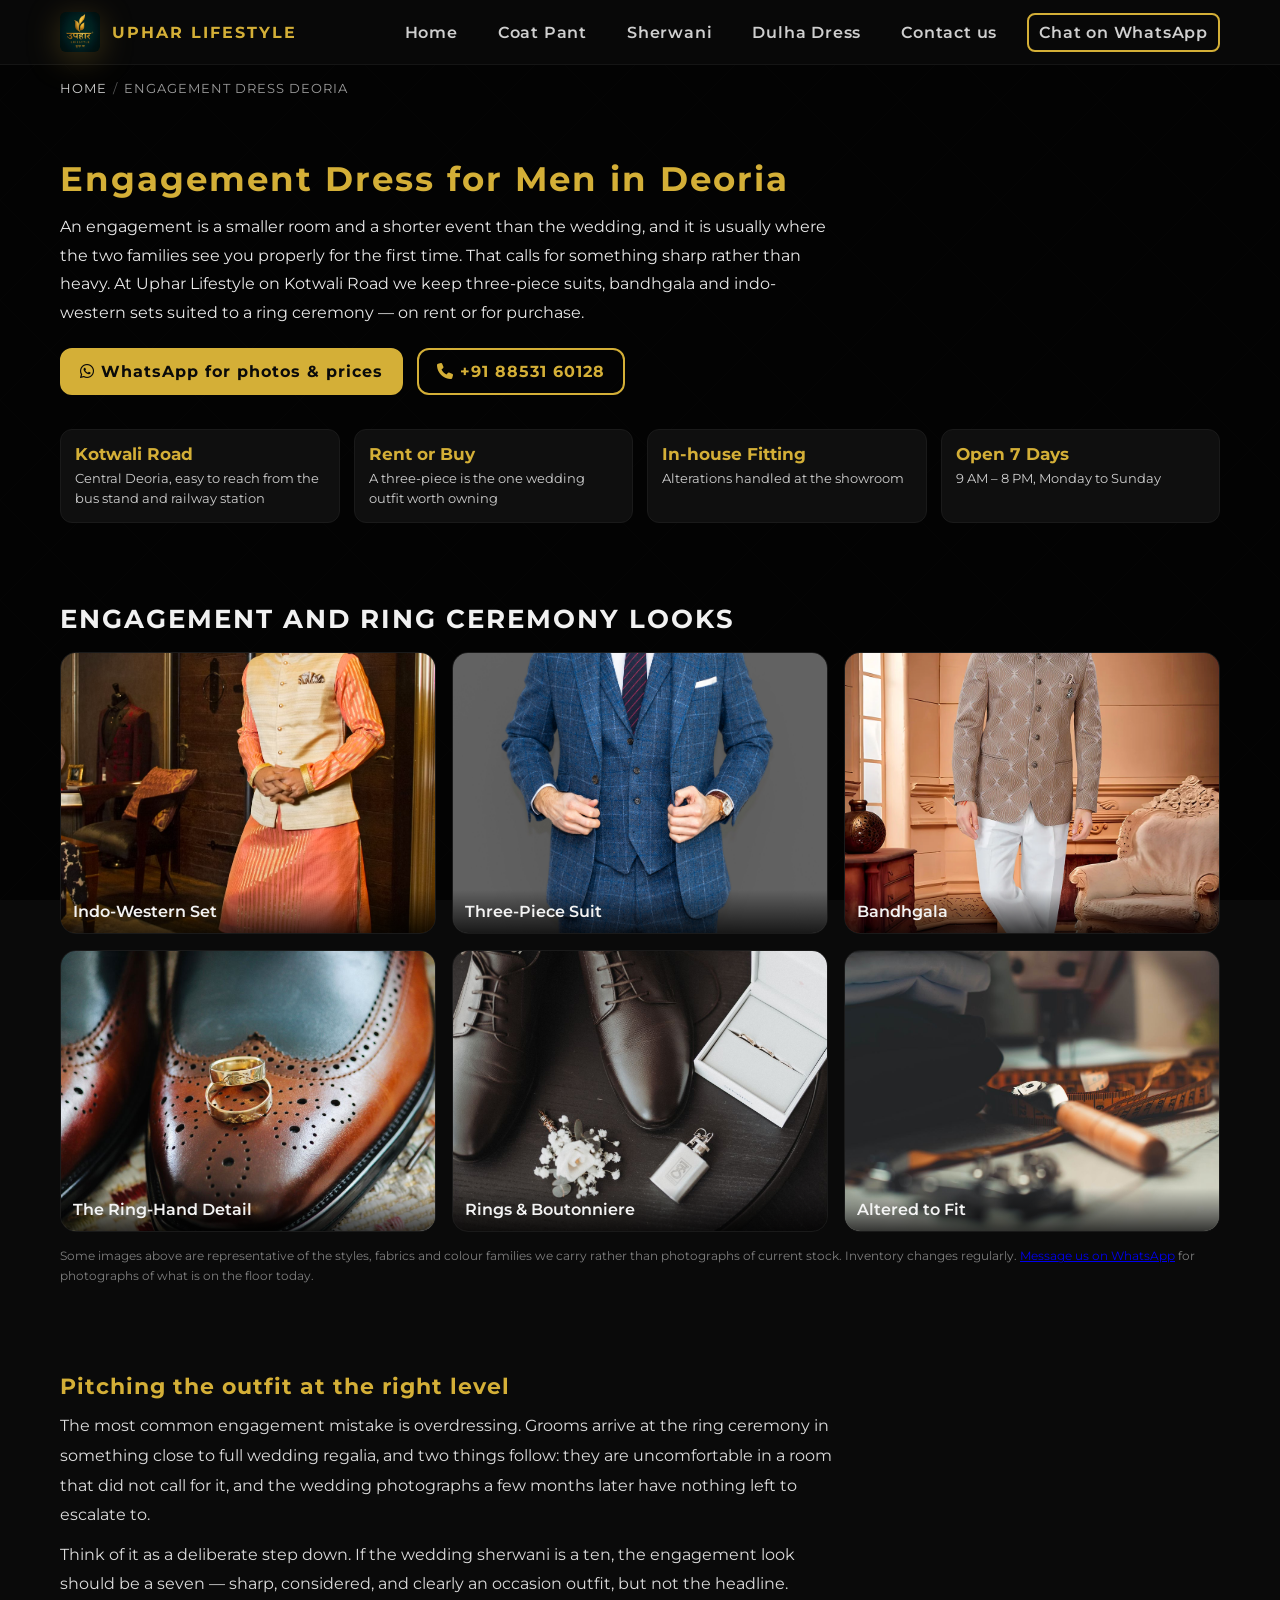
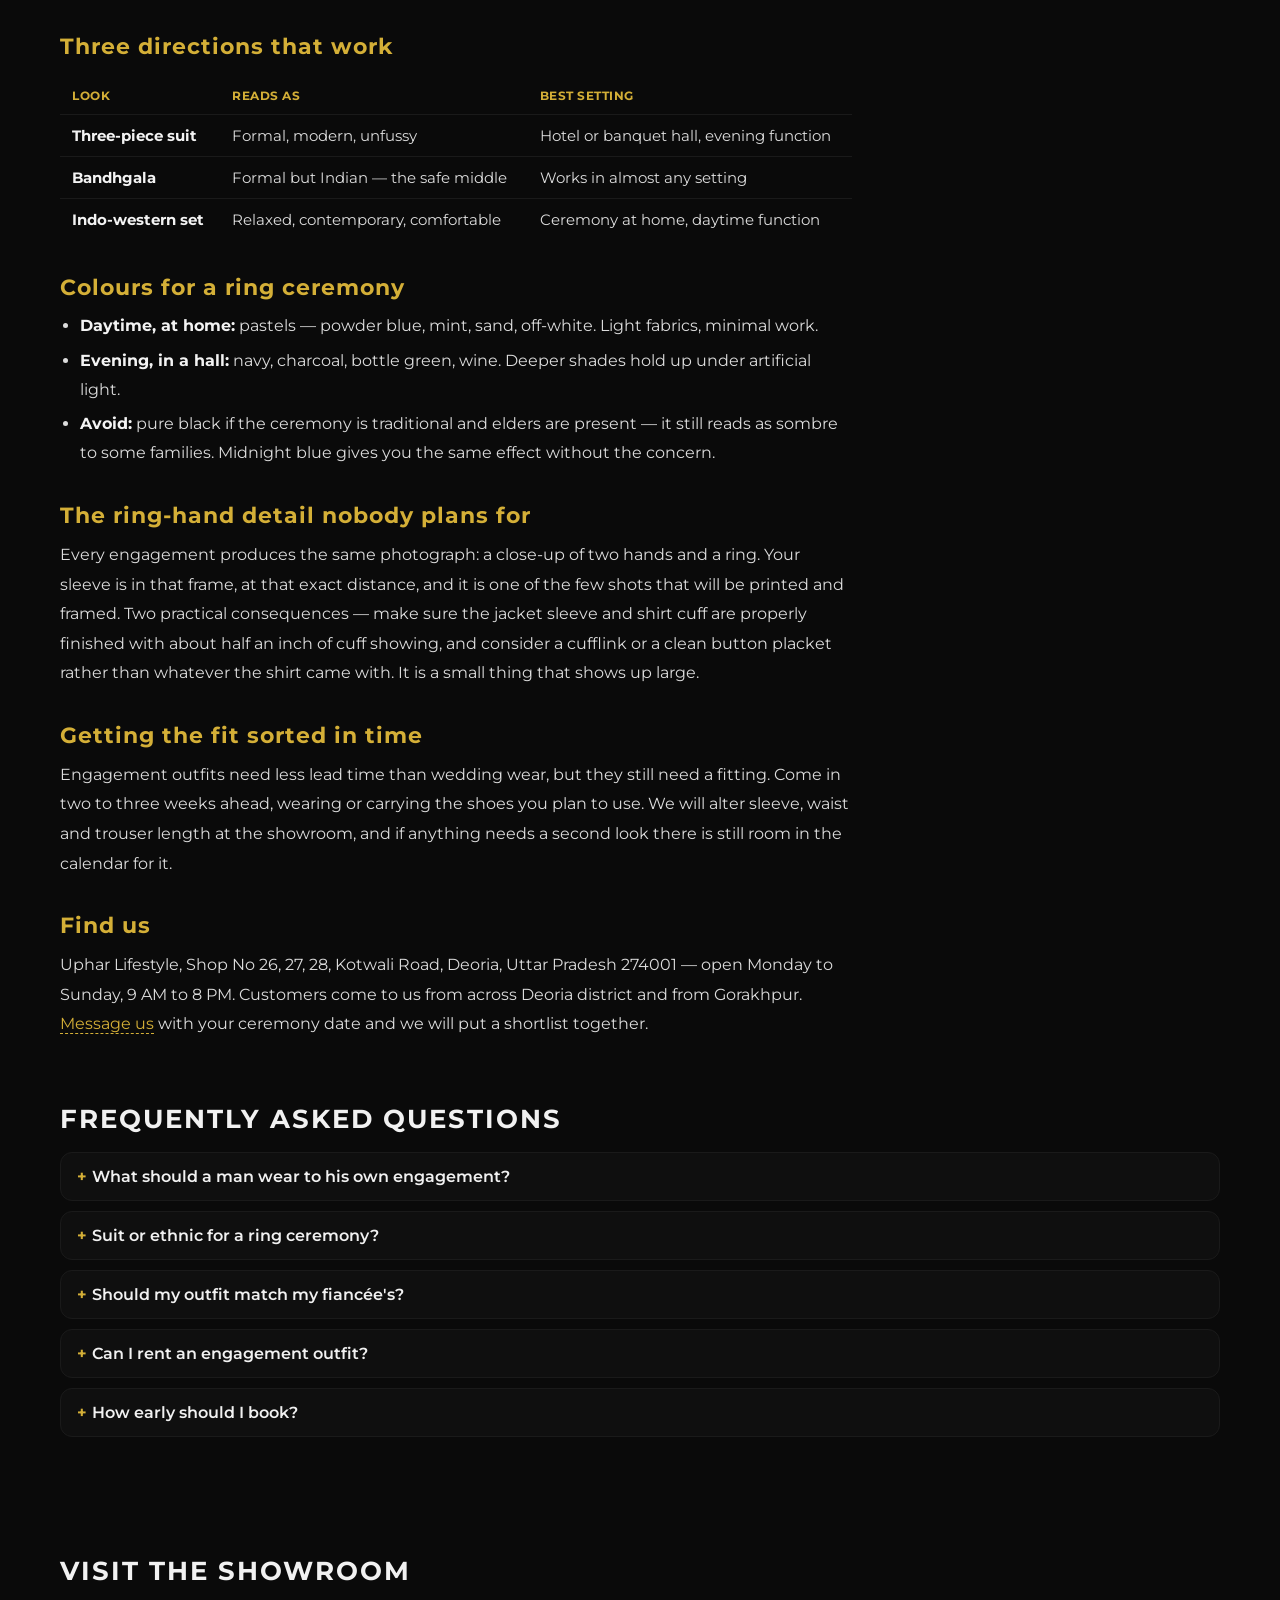
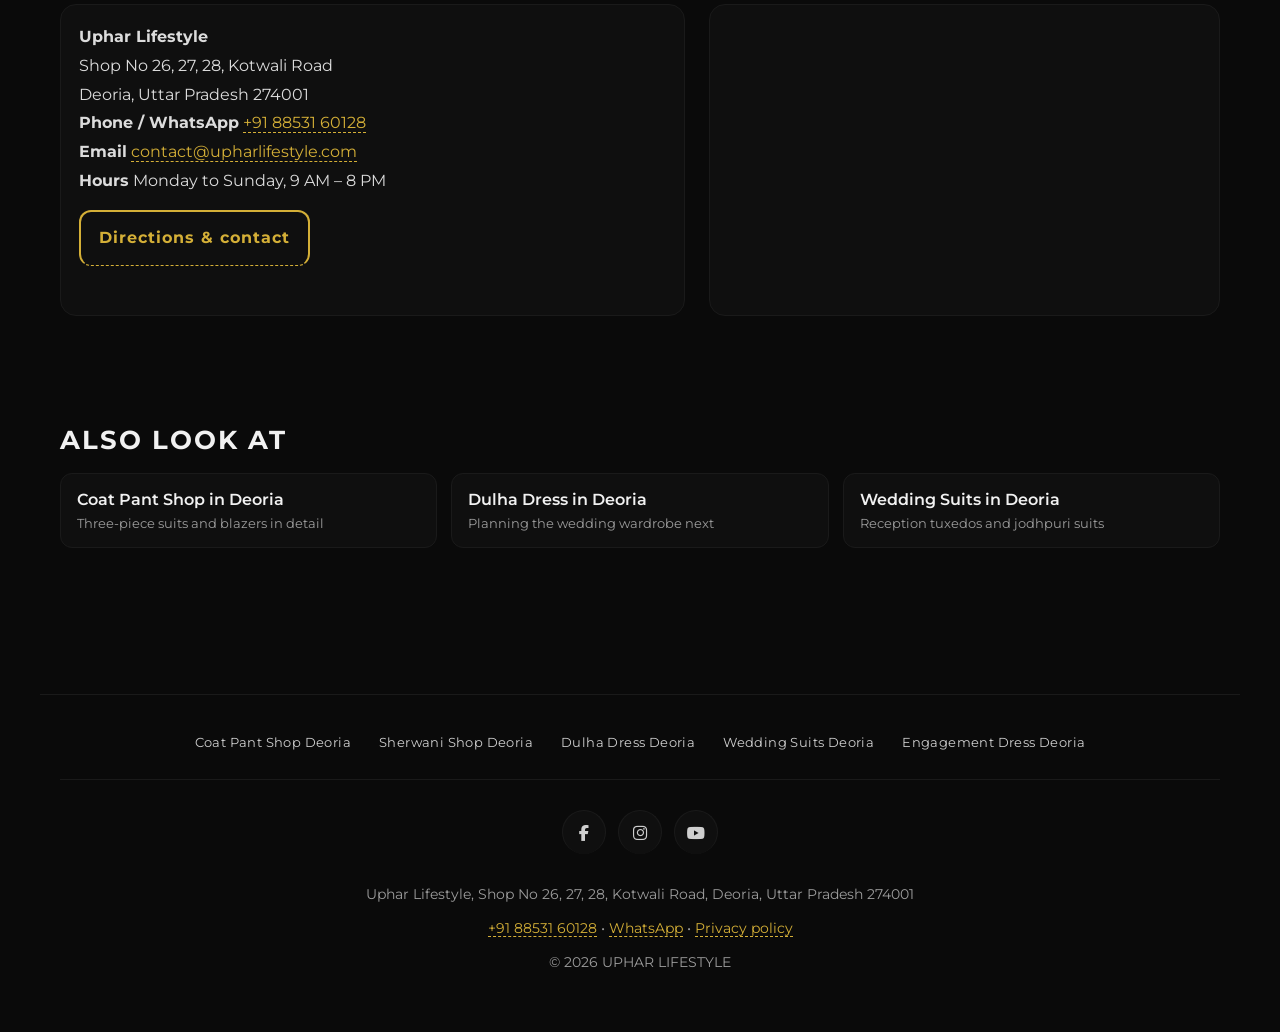
<file: engagement-dress-deoria/index.html>
<!DOCTYPE html>
<html lang="en-IN">
<head>
  <meta charset="UTF-8" />
  <meta name="viewport" content="width=device-width, initial-scale=1" />

  <title>Engagement Dress for Men in Deoria — Ring Ceremony Outfits | Uphar Lifestyle</title>
  <meta name="description" content="Engagement dress for men in Deoria at Uphar Lifestyle, Kotwali Road. Three-piece suits, bandhgala and indo-western sets for the ring ceremony. Rent or buy." />
  <link rel="canonical" href="https://upharlifestyle.com/engagement-dress-deoria/" />
  <link rel="icon" type="image/jpeg" href="../assets/img/logo.jpeg" />

  <meta property="og:type" content="website" />
  <meta property="og:site_name" content="Uphar Lifestyle" />
  <meta property="og:title" content="Engagement Dress for Men in Deoria — Ring Ceremony Outfits" />
  <meta property="og:description" content="Three-piece suits, bandhgala and indo-western sets for the ring ceremony. Kotwali Road, Deoria." />
  <meta property="og:url" content="https://upharlifestyle.com/engagement-dress-deoria/" />
  <meta property="og:image" content="https://upharlifestyle.com/assets/img/indo.png" />
  <meta property="og:locale" content="en_IN" />
  <meta name="twitter:card" content="summary_large_image" />
  <meta name="geo.region" content="IN-UP" />
  <meta name="geo.placename" content="Deoria" />

  <link rel="preconnect" href="https://fonts.googleapis.com" />
  <link rel="preconnect" href="https://fonts.gstatic.com" crossorigin />
  <link href="https://fonts.googleapis.com/css2?family=Montserrat:wght@300;400;600;700&display=swap" rel="stylesheet" />
  <link rel="stylesheet" href="https://cdnjs.cloudflare.com/ajax/libs/font-awesome/6.5.2/css/all.min.css" />
  <link rel="stylesheet" href="../assets/css/styles.css" />

  <script type="application/ld+json">
  {
    "@context": "https://schema.org",
    "@type": "ClothingStore",
    "@id": "https://upharlifestyle.com/#store",
    "name": "Uphar Lifestyle",
    "alternateName": "Dulha Ghar Deoria",
    "url": "https://upharlifestyle.com/",
    "image": "https://upharlifestyle.com/assets/img/indo.png",
    "telephone": "+918853160128",
    "email": "contact@upharlifestyle.com",
    "sameAs": [
      "https://www.facebook.com/upharlifestyledeoria",
      "https://www.instagram.com/uphar_kotwali_road_deoria",
      "https://www.youtube.com/@Upharkotwaliroaddeoria"
    ],
    "priceRange": "₹₹",
    "currenciesAccepted": "INR",
    "address": {
      "@type": "PostalAddress",
      "streetAddress": "Shop No 26, 27, 28, Kotwali Road",
      "addressLocality": "Deoria",
      "addressRegion": "Uttar Pradesh",
      "postalCode": "274001",
      "addressCountry": "IN"
    },
    "geo": { "@type": "GeoCoordinates", "latitude": 26.501462, "longitude": 83.777506 },
    "openingHoursSpecification": [{
      "@type": "OpeningHoursSpecification",
      "dayOfWeek": ["Monday","Tuesday","Wednesday","Thursday","Friday","Saturday","Sunday"],
      "opens": "09:00",
      "closes": "20:00"
    }],
    "makesOffer": {
      "@type": "Offer",
      "itemOffered": { "@type": "Product", "name": "Men's Engagement / Ring Ceremony Outfit", "category": "Men's Occasion Wear" },
      "businessFunction": [
        "http://purl.org/goodrelations/v1#Sell",
        "http://purl.org/goodrelations/v1#LeaseOut"
      ]
    }
  }
  </script>
  <script type="application/ld+json">
  {
    "@context": "https://schema.org",
    "@type": "BreadcrumbList",
    "itemListElement": [
      {"@type":"ListItem","position":1,"name":"Home","item":"https://upharlifestyle.com/"},
      {"@type":"ListItem","position":2,"name":"Engagement Dress Deoria","item":"https://upharlifestyle.com/engagement-dress-deoria/"}
    ]
  }
  </script>
  <script type="application/ld+json">
  {
    "@context": "https://schema.org",
    "@type": "FAQPage",
    "mainEntity": [
      {"@type":"Question","name":"What should a man wear to his own engagement?","acceptedAnswer":{"@type":"Answer","text":"Something one level below your wedding outfit in weight and detail. A well-fitted three-piece suit, a bandhgala, or a clean indo-western set all work. Save the heavy embroidery for the wedding — if the engagement look is as elaborate as the shaadi look, the wedding photographs lose their impact."}},
      {"@type":"Question","name":"Suit or ethnic for a ring ceremony?","acceptedAnswer":{"@type":"Answer","text":"Both are correct; it depends on the setting. A hall or hotel function leans western — a three-piece or bandhgala. A ceremony at home with elders present leans ethnic — an indo-western set or a light kurta with a jacket. If you are unsure, a bandhgala is the safe middle: formal enough for a hall, Indian enough for the family."}},
      {"@type":"Question","name":"Should my outfit match my fiancée's?","acceptedAnswer":{"@type":"Answer","text":"Coordinate, do not match. Ask what colour she is wearing and pick something in the same tonal family at a different intensity. Identical shades photograph as a costume; a considered contrast photographs as a couple. Bring a photo and we will hold fabrics against it."}},
      {"@type":"Question","name":"Can I rent an engagement outfit?","acceptedAnswer":{"@type":"Answer","text":"Yes. Rental works well here, though many men choose to buy a three-piece for an engagement specifically because it is one wedding outfit they will genuinely reuse — for other people's weddings, for work, for interviews."}},
      {"@type":"Question","name":"How early should I book?","acceptedAnswer":{"@type":"Answer","text":"Two to three weeks is usually enough for an engagement, since the outfits are less specialised than wedding wear. Allow four weeks if the ceremony falls in peak wedding season, when alteration queues are longer."}}
    ]
  }
  </script>
</head>
<body>

<header class="header">
  <nav class="nav">
    <a class="brand" href="../index.html">
      <img src="../assets/img/logo.jpeg" alt="Uphar Lifestyle logo — menswear showroom in Deoria" width="40" height="40" />
      <span class="title">UPHAR LIFESTYLE</span>
    </a>
    <button class="hamb" aria-label="Toggle menu" aria-expanded="false" onclick="toggleMenu(this)">
      <i class="fa-solid fa-bars"></i>
    </button>
    <div class="menu" id="menu">
      <a href="../index.html">Home</a>
      <a href="../deoria-coat-pant-shop/">Coat Pant</a>
      <a href="../best-sherwani-shop-deoria/">Sherwani</a>
      <a href="../dulha-dress-deoria/">Dulha Dress</a>
      <a href="../contact.html">Contact us</a>
      <a class="cta-wa" href="https://wa.me/918853160128" target="_blank" rel="noopener">Chat on WhatsApp</a>
    </div>
  </nav>
</header>

<nav class="crumbs" aria-label="Breadcrumb">
  <a href="../index.html">Home</a><span>/</span>Engagement Dress Deoria
</nav>

<main class="container">

  <section class="lp-hero">
    <h1>Engagement Dress for Men in Deoria</h1>
    <p class="lp-sub">
      An engagement is a smaller room and a shorter event than the wedding, and it is usually
      where the two families see you properly for the first time. That calls for something sharp
      rather than heavy. At Uphar Lifestyle on Kotwali Road we keep three-piece suits, bandhgala
      and indo-western sets suited to a ring ceremony — on rent or for purchase.
    </p>
    <div class="lp-actions">
      <a class="btn btn-solid" href="https://wa.me/918853160128?text=Hi%2C%20I%20need%20an%20outfit%20for%20my%20engagement%20%2F%20ring%20ceremony.%20Please%20share%20options." target="_blank" rel="noopener">
        <i class="fa-brands fa-whatsapp"></i> WhatsApp for photos &amp; prices
      </a>
      <a class="btn" href="tel:+918853160128"><i class="fa-solid fa-phone"></i> +91 88531 60128</a>
    </div>
  </section>

  <div class="trust">
    <div><span class="k">Kotwali Road</span><span class="v">Central Deoria, easy to reach from the bus stand and railway station</span></div>
    <div><span class="k">Rent or Buy</span><span class="v">A three-piece is the one wedding outfit worth owning</span></div>
    <div><span class="k">In-house Fitting</span><span class="v">Alterations handled at the showroom</span></div>
    <div><span class="k">Open 7 Days</span><span class="v">9 AM – 8 PM, Monday to Sunday</span></div>
  </div>

  <section class="section" style="padding-left:0;padding-right:0">
    <h2>Engagement and ring ceremony looks</h2>
    <div class="grid">
      <div class="card">
        <img src="../assets/img/indo.png" alt="Indo-western three piece kurta set for an engagement ceremony, Deoria" loading="lazy" />
        <div class="cap">Indo-Western Set</div>
      </div>
      <div class="card">
        <img src="../assets/img/three_piece.jpg" alt="Three-piece suit for a men's engagement ceremony, Uphar Lifestyle Deoria" loading="lazy" />
        <div class="cap">Three-Piece Suit</div>
      </div>
      <div class="card">
        <img src="../assets/img/jodhpuri.png" alt="Bandhgala suit for a ring ceremony, Deoria" loading="lazy" />
        <div class="cap">Bandhgala</div>
      </div>
      <div class="card">
        <img src="../assets/img/stock/shoes-two-gold-rings.jpg" alt="Two gold engagement rings resting on brown brogue shoes" loading="lazy" />
        <div class="cap">The Ring-Hand Detail</div>
      </div>
      <div class="card">
        <img src="../assets/img/stock/flatlay-black-boutonniere.jpg" alt="Formal shoes with boutonniere and an open ring box" loading="lazy" />
        <div class="cap">Rings &amp; Boutonniere</div>
      </div>
      <div class="card">
        <img src="../assets/img/stock/tailoring-workbench.jpg" alt="Tailoring bench with measuring tape and cloth for alterations" loading="lazy" />
        <div class="cap">Altered to Fit</div>
      </div>
    </div>
    <p class="stock-note">
      Some images above are representative of the styles, fabrics and colour families we carry rather than photographs of current stock. Inventory changes regularly.
      <a href="https://wa.me/918853160128" target="_blank" rel="noopener">Message us on WhatsApp</a>
      for photographs of what is on the floor today.
    </p>
  </section>

  <article class="prose">
    <h2>Pitching the outfit at the right level</h2>

    <p>
      The most common engagement mistake is overdressing. Grooms arrive at the ring ceremony in
      something close to full wedding regalia, and two things follow: they are uncomfortable in a
      room that did not call for it, and the wedding photographs a few months later have nothing
      left to escalate to.
    </p>

    <p>
      Think of it as a deliberate step down. If the wedding sherwani is a ten, the engagement look
      should be a seven — sharp, considered, and clearly an occasion outfit, but not the headline.
    </p>

    <h2>Three directions that work</h2>

    <table class="spec">
      <tr><th>Look</th><th>Reads as</th><th>Best setting</th></tr>
      <tr>
        <td><strong>Three-piece suit</strong></td>
        <td>Formal, modern, unfussy</td>
        <td>Hotel or banquet hall, evening function</td>
      </tr>
      <tr>
        <td><strong>Bandhgala</strong></td>
        <td>Formal but Indian — the safe middle</td>
        <td>Works in almost any setting</td>
      </tr>
      <tr>
        <td><strong>Indo-western set</strong></td>
        <td>Relaxed, contemporary, comfortable</td>
        <td>Ceremony at home, daytime function</td>
      </tr>
    </table>

    <h2>Colours for a ring ceremony</h2>

    <ul>
      <li><strong>Daytime, at home:</strong> pastels — powder blue, mint, sand, off-white. Light fabrics, minimal work.</li>
      <li><strong>Evening, in a hall:</strong> navy, charcoal, bottle green, wine. Deeper shades hold up under artificial light.</li>
      <li><strong>Avoid:</strong> pure black if the ceremony is traditional and elders are present — it still reads as sombre to some families. Midnight blue gives you the same effect without the concern.</li>
    </ul>

    <h2>The ring-hand detail nobody plans for</h2>

    <p>
      Every engagement produces the same photograph: a close-up of two hands and a ring. Your
      sleeve is in that frame, at that exact distance, and it is one of the few shots that will be
      printed and framed. Two practical consequences — make sure the jacket sleeve and shirt cuff
      are properly finished with about half an inch of cuff showing, and consider a cufflink or a
      clean button placket rather than whatever the shirt came with. It is a small thing that shows
      up large.
    </p>

    <h2>Getting the fit sorted in time</h2>

    <p>
      Engagement outfits need less lead time than wedding wear, but they still need a fitting. Come
      in two to three weeks ahead, wearing or carrying the shoes you plan to use. We will alter
      sleeve, waist and trouser length at the showroom, and if anything needs a second look there
      is still room in the calendar for it.
    </p>

    <h2>Find us</h2>

    <p>
      Uphar Lifestyle, Shop No 26, 27, 28, Kotwali Road, Deoria, Uttar Pradesh 274001 — open
      Monday to Sunday, 9 AM to 8 PM. Customers come to us from across Deoria district and from
      Gorakhpur.
      <a href="https://wa.me/918853160128" target="_blank" rel="noopener">Message us</a>
      with your ceremony date and we will put a shortlist together.
    </p>
  </article>

  <section class="section faq" style="padding-left:0;padding-right:0">
    <h2>Frequently asked questions</h2>
    <details>
      <summary>What should a man wear to his own engagement?</summary>
      <p>Something one level below your wedding outfit in weight and detail. A well-fitted three-piece suit, a bandhgala, or a clean indo-western set all work. Save the heavy embroidery for the wedding — if the engagement look is as elaborate as the shaadi look, the wedding photographs lose their impact.</p>
    </details>
    <details>
      <summary>Suit or ethnic for a ring ceremony?</summary>
      <p>Both are correct; it depends on the setting. A hall or hotel function leans western — a three-piece or bandhgala. A ceremony at home with elders present leans ethnic — an indo-western set or a light kurta with a jacket. If you are unsure, a bandhgala is the safe middle: formal enough for a hall, Indian enough for the family.</p>
    </details>
    <details>
      <summary>Should my outfit match my fiancée's?</summary>
      <p>Coordinate, do not match. Ask what colour she is wearing and pick something in the same tonal family at a different intensity. Identical shades photograph as a costume; a considered contrast photographs as a couple. Bring a photo and we will hold fabrics against it.</p>
    </details>
    <details>
      <summary>Can I rent an engagement outfit?</summary>
      <p>Yes. Rental works well here, though many men choose to buy a three-piece for an engagement specifically because it is one wedding outfit they will genuinely reuse — for other people's weddings, for work, for interviews.</p>
    </details>
    <details>
      <summary>How early should I book?</summary>
      <p>Two to three weeks is usually enough for an engagement, since the outfits are less specialised than wedding wear. Allow four weeks if the ceremony falls in peak wedding season, when alteration queues are longer.</p>
    </details>
  </section>

  <section class="section" style="padding-left:0;padding-right:0">
    <h2>Visit the showroom</h2>
    <div class="grid-2">
      <div class="panel info">
        <p><strong>Uphar Lifestyle</strong><br />Shop No 26, 27, 28, Kotwali Road<br />Deoria, Uttar Pradesh 274001</p>
        <p><strong>Phone / WhatsApp</strong> <a href="tel:+918853160128">+91 88531 60128</a></p>
        <p><strong>Email</strong> <a href="mailto:contact@upharlifestyle.com">contact@upharlifestyle.com</a></p>
        <p><strong>Hours</strong> Monday to Sunday, 9 AM – 8 PM</p>
        <p style="margin-top:14px"><a class="btn" href="../contact.html">Directions &amp; contact</a></p>
      </div>
      <div class="panel">
        <iframe class="map" src="https://www.google.com/maps?q=26.501462,83.777506&z=16&output=embed" title="Uphar Lifestyle location on Kotwali Road, Deoria" loading="lazy" referrerpolicy="no-referrer-when-downgrade" allowfullscreen></iframe>
      </div>
    </div>
  </section>

  <section class="section" style="padding-left:0;padding-right:0">
    <h2>Also look at</h2>
    <div class="related">
      <a href="../deoria-coat-pant-shop/">Coat Pant Shop in Deoria<span>Three-piece suits and blazers in detail</span></a>
      <a href="../dulha-dress-deoria/">Dulha Dress in Deoria<span>Planning the wedding wardrobe next</span></a>
      <a href="../wedding-suits-deoria/">Wedding Suits in Deoria<span>Reception tuxedos and jodhpuri suits</span></a>
    </div>
  </section>

</main>

<footer>
  <div class="footer-links">
    <a href="../deoria-coat-pant-shop/">Coat Pant Shop Deoria</a>
    <a href="../best-sherwani-shop-deoria/">Sherwani Shop Deoria</a>
    <a href="../dulha-dress-deoria/">Dulha Dress Deoria</a>
    <a href="../wedding-suits-deoria/">Wedding Suits Deoria</a>
    <a href="../engagement-dress-deoria/">Engagement Dress Deoria</a>
  </div>
  <div class="social">
    <a class="fb" href="https://www.facebook.com/upharlifestyledeoria" target="_blank" rel="noopener" aria-label="Uphar Lifestyle on Facebook" title="Facebook"><i class="fa-brands fa-facebook-f"></i></a>
    <a class="ig" href="https://www.instagram.com/uphar_kotwali_road_deoria" target="_blank" rel="noopener" aria-label="Uphar Lifestyle on Instagram" title="Instagram"><i class="fa-brands fa-instagram"></i></a>
    <a class="yt" href="https://www.youtube.com/@Upharkotwaliroaddeoria" target="_blank" rel="noopener" aria-label="Uphar Lifestyle on YouTube" title="YouTube"><i class="fa-brands fa-youtube"></i></a>
  </div>
  Uphar Lifestyle, Shop No 26, 27, 28, Kotwali Road, Deoria, Uttar Pradesh 274001<br />
  <a href="tel:+918853160128">+91 88531 60128</a> •
  <a href="https://wa.me/918853160128" target="_blank" rel="noopener">WhatsApp</a> •
  <a href="../privacy.html">Privacy policy</a><br />
  © <span id="y">2026</span> UPHAR LIFESTYLE
</footer>

<div class="callbar">
  <a class="wa" href="https://wa.me/918853160128" target="_blank" rel="noopener"><i class="fa-brands fa-whatsapp"></i> WhatsApp</a>
  <a class="tel" href="tel:+918853160128"><i class="fa-solid fa-phone"></i> Call now</a>
</div>

<script src="../assets/js/site.js"></script>
</body>
</html>
</file>
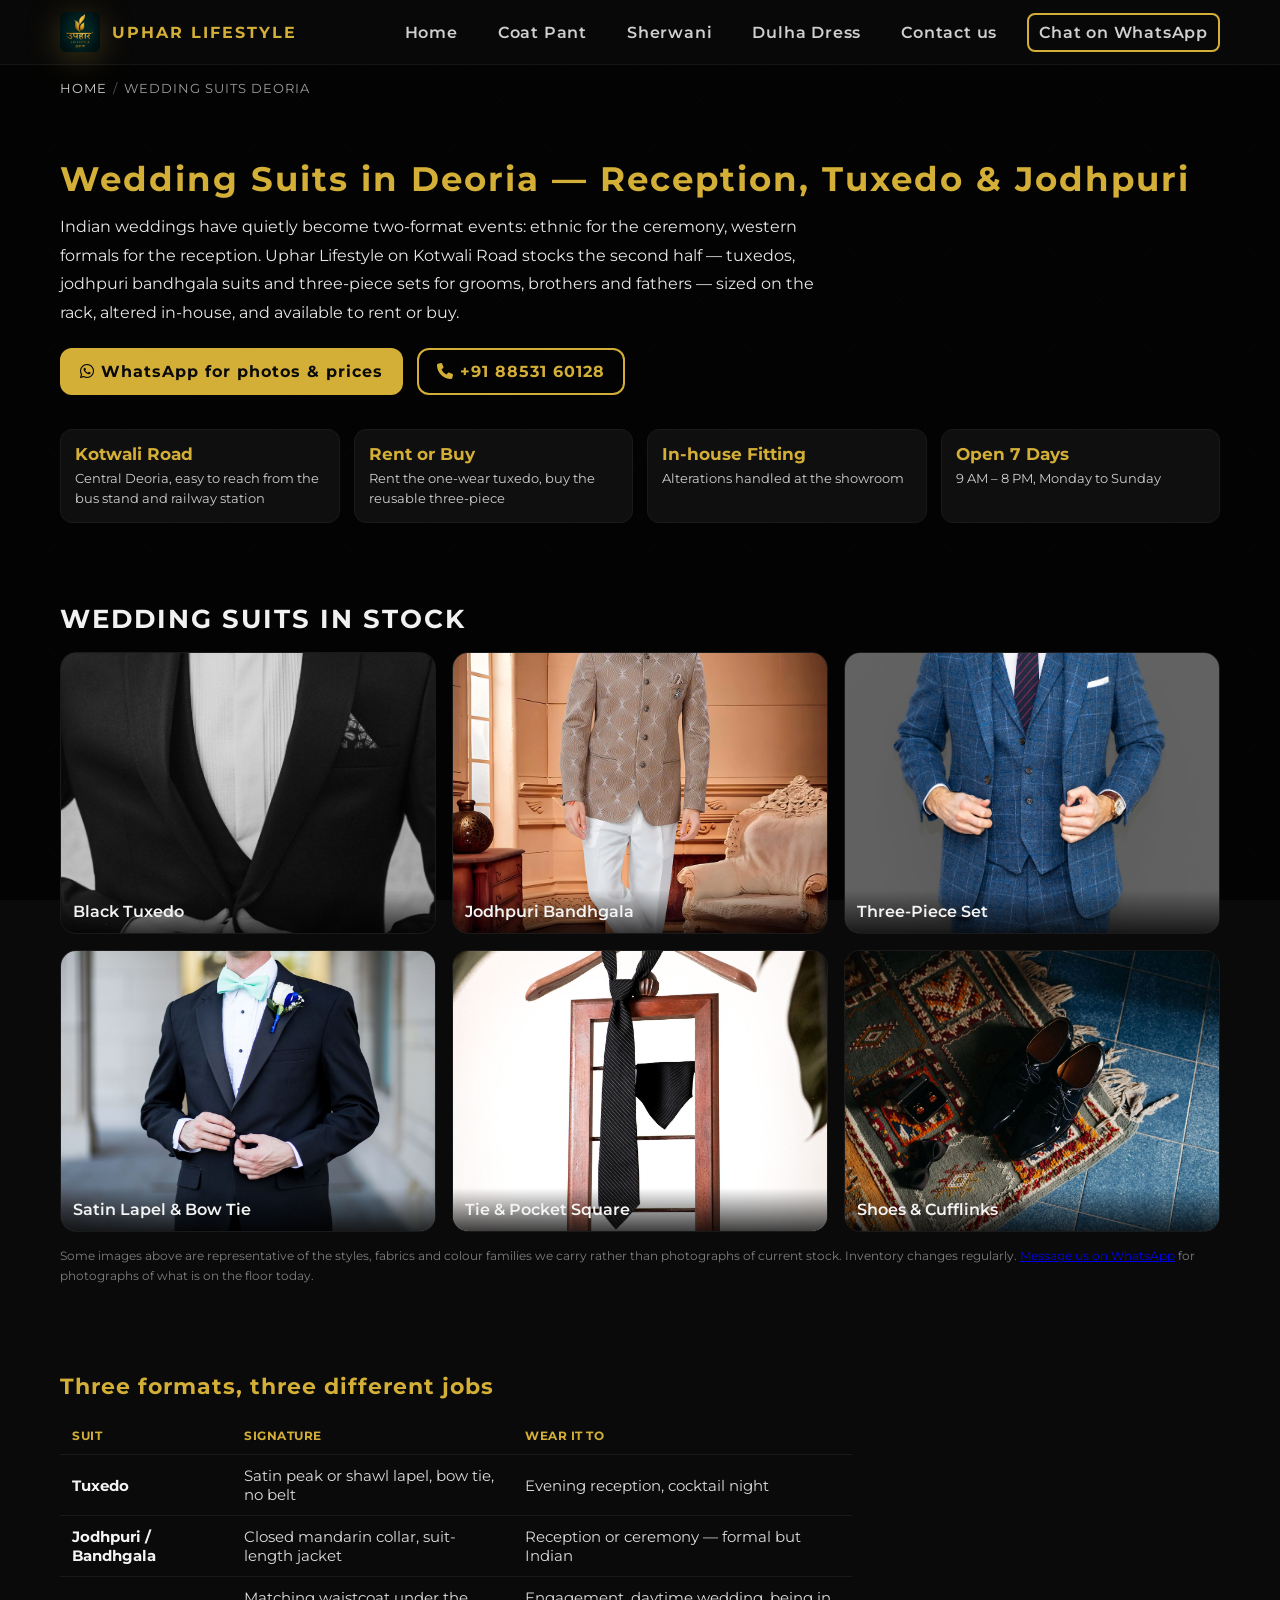
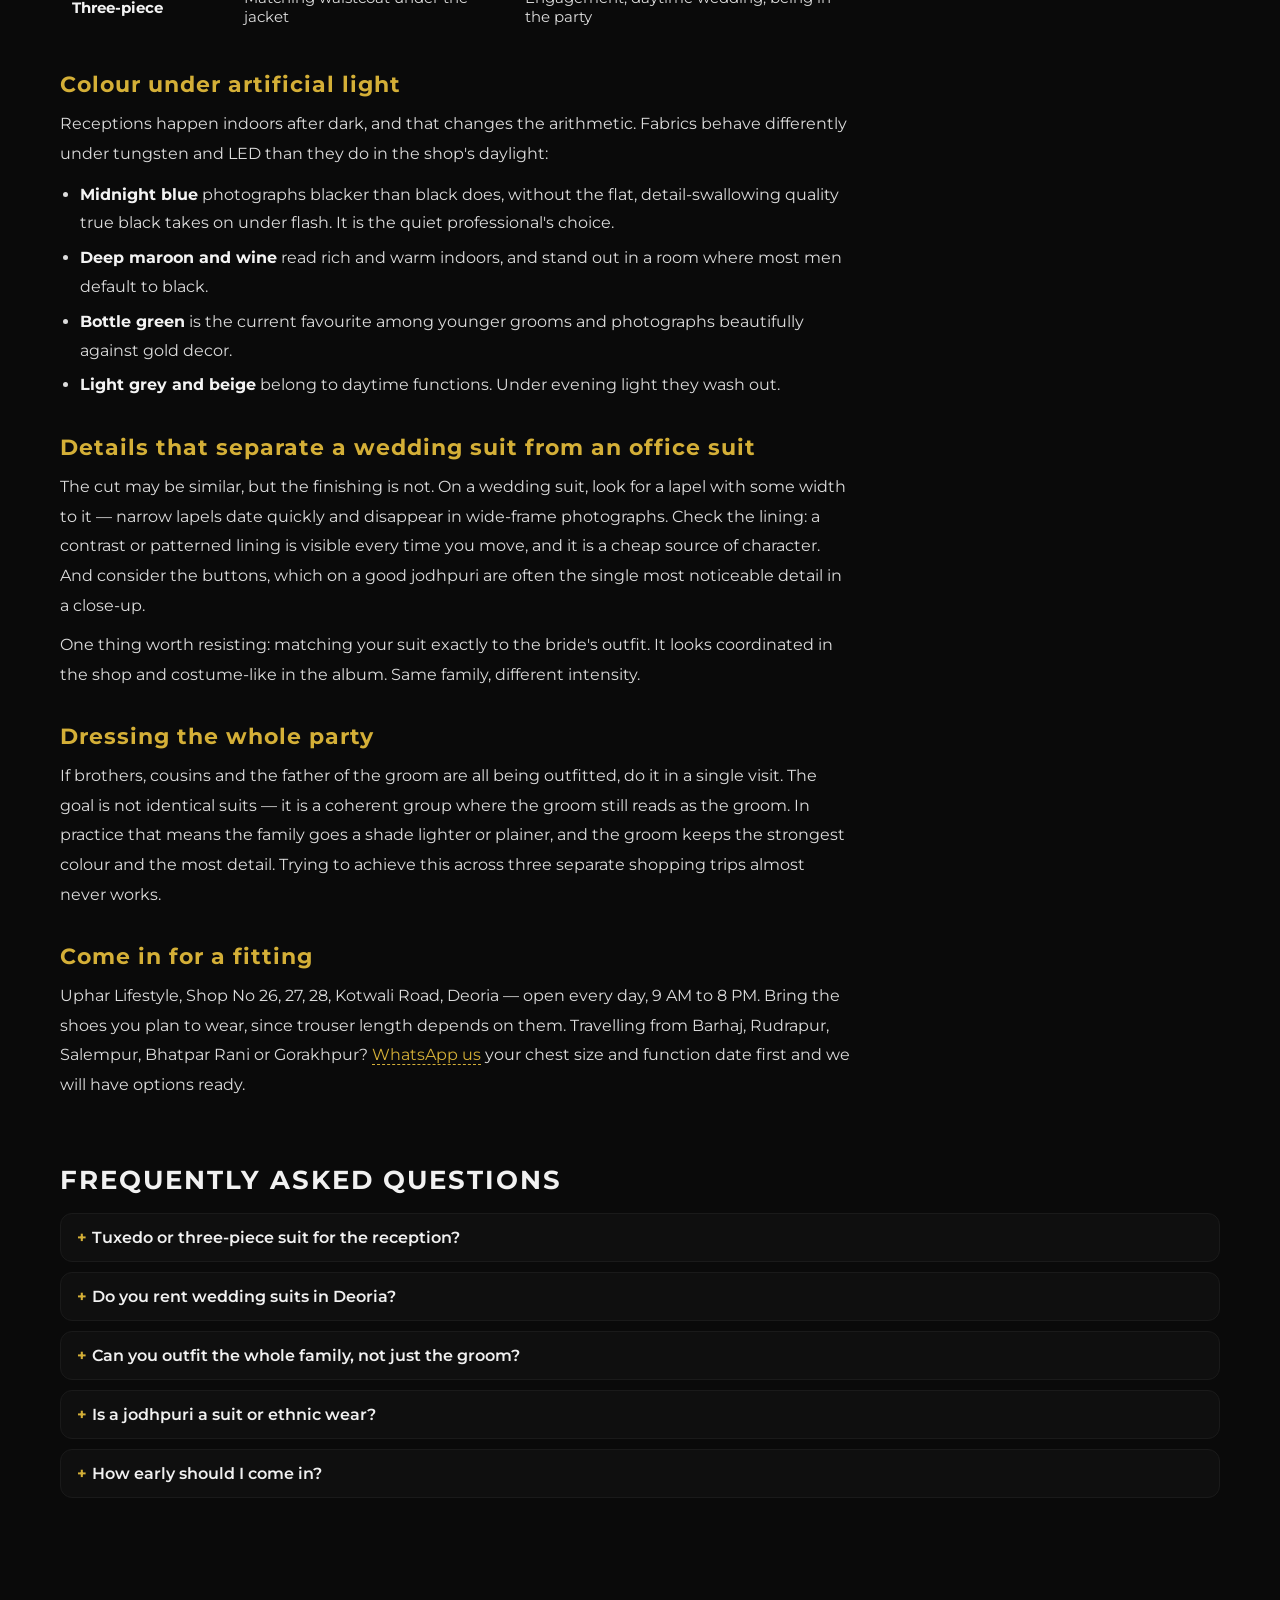
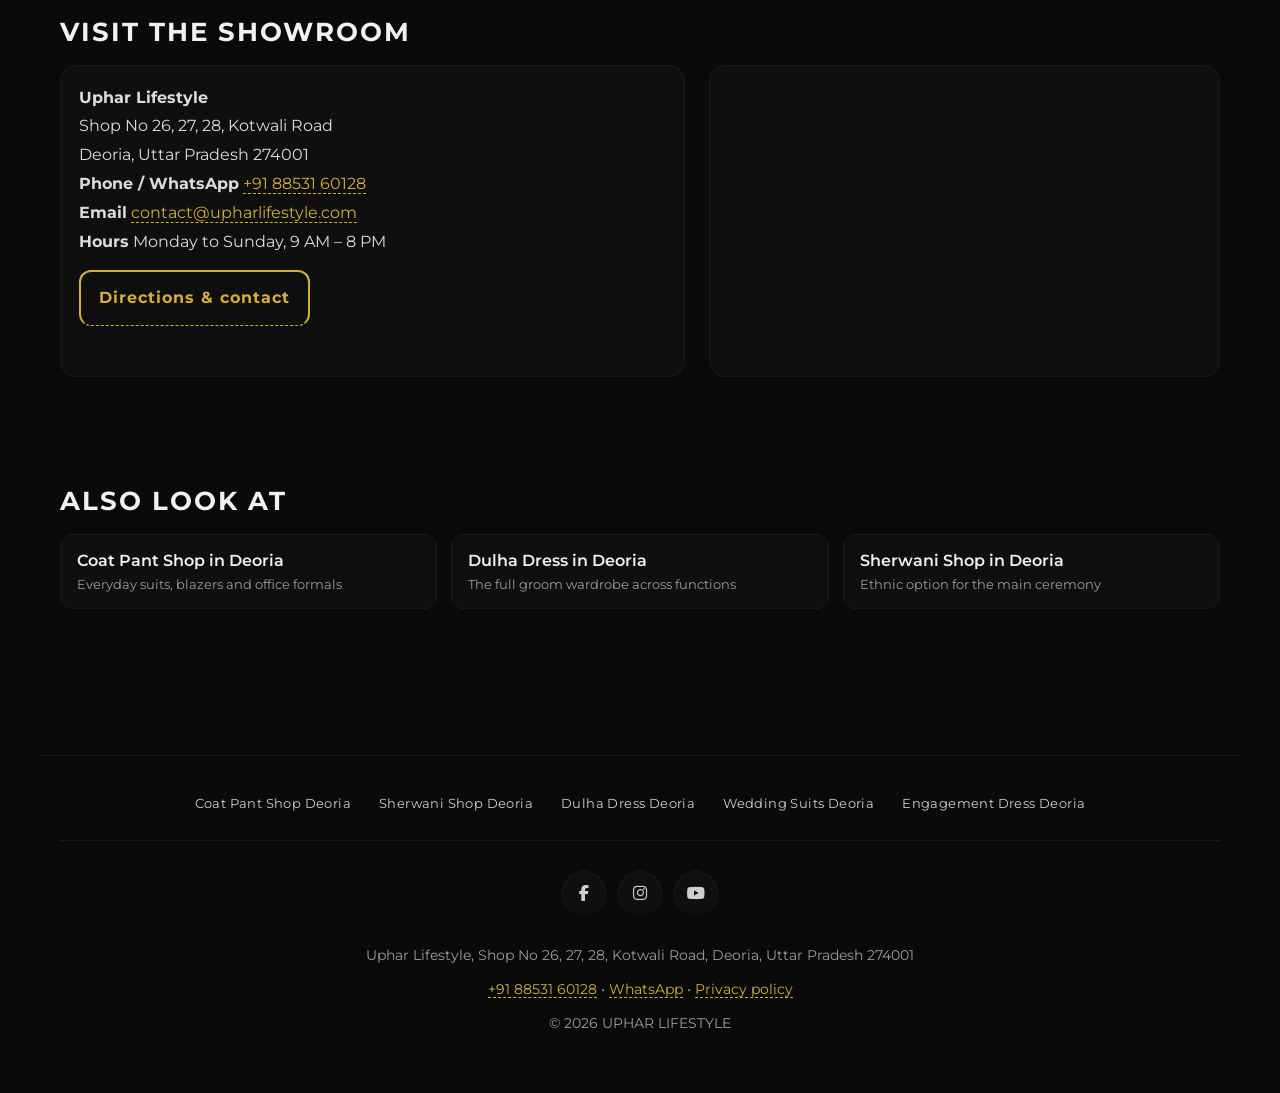
<file: wedding-suits-deoria/index.html>
<!DOCTYPE html>
<html lang="en-IN">
<head>
  <meta charset="UTF-8" />
  <meta name="viewport" content="width=device-width, initial-scale=1" />

  <title>Wedding Suits in Deoria — Tuxedo, Jodhpuri &amp; Reception Suits | Uphar Lifestyle</title>
  <meta name="description" content="Wedding suits in Deoria at Uphar Lifestyle, Kotwali Road. Tuxedos, jodhpuri bandhgala and three-piece reception suits for grooms and families. Rent or buy." />
  <link rel="canonical" href="https://upharlifestyle.com/wedding-suits-deoria/" />
  <link rel="icon" type="image/jpeg" href="../assets/img/logo.jpeg" />

  <meta property="og:type" content="website" />
  <meta property="og:site_name" content="Uphar Lifestyle" />
  <meta property="og:title" content="Wedding Suits in Deoria — Tuxedo, Jodhpuri &amp; Reception Suits" />
  <meta property="og:description" content="Tuxedos, jodhpuri bandhgala and three-piece reception suits for grooms, brothers and fathers. Kotwali Road, Deoria." />
  <meta property="og:url" content="https://upharlifestyle.com/wedding-suits-deoria/" />
  <meta property="og:image" content="https://upharlifestyle.com/assets/img/tuxedo.jpg" />
  <meta property="og:locale" content="en_IN" />
  <meta name="twitter:card" content="summary_large_image" />
  <meta name="geo.region" content="IN-UP" />
  <meta name="geo.placename" content="Deoria" />

  <link rel="preconnect" href="https://fonts.googleapis.com" />
  <link rel="preconnect" href="https://fonts.gstatic.com" crossorigin />
  <link href="https://fonts.googleapis.com/css2?family=Montserrat:wght@300;400;600;700&display=swap" rel="stylesheet" />
  <link rel="stylesheet" href="https://cdnjs.cloudflare.com/ajax/libs/font-awesome/6.5.2/css/all.min.css" />
  <link rel="stylesheet" href="../assets/css/styles.css" />

  <script type="application/ld+json">
  {
    "@context": "https://schema.org",
    "@type": "ClothingStore",
    "@id": "https://upharlifestyle.com/#store",
    "name": "Uphar Lifestyle",
    "alternateName": "Dulha Ghar Deoria",
    "url": "https://upharlifestyle.com/",
    "image": "https://upharlifestyle.com/assets/img/tuxedo.jpg",
    "telephone": "+918853160128",
    "email": "contact@upharlifestyle.com",
    "sameAs": [
      "https://www.facebook.com/upharlifestyledeoria",
      "https://www.instagram.com/uphar_kotwali_road_deoria",
      "https://www.youtube.com/@Upharkotwaliroaddeoria"
    ],
    "priceRange": "₹₹",
    "currenciesAccepted": "INR",
    "address": {
      "@type": "PostalAddress",
      "streetAddress": "Shop No 26, 27, 28, Kotwali Road",
      "addressLocality": "Deoria",
      "addressRegion": "Uttar Pradesh",
      "postalCode": "274001",
      "addressCountry": "IN"
    },
    "geo": { "@type": "GeoCoordinates", "latitude": 26.501462, "longitude": 83.777506 },
    "openingHoursSpecification": [{
      "@type": "OpeningHoursSpecification",
      "dayOfWeek": ["Monday","Tuesday","Wednesday","Thursday","Friday","Saturday","Sunday"],
      "opens": "09:00",
      "closes": "20:00"
    }],
    "makesOffer": {
      "@type": "Offer",
      "itemOffered": { "@type": "Product", "name": "Wedding Suit", "category": "Men's Wedding Wear" },
      "businessFunction": [
        "http://purl.org/goodrelations/v1#Sell",
        "http://purl.org/goodrelations/v1#LeaseOut"
      ]
    }
  }
  </script>
  <script type="application/ld+json">
  {
    "@context": "https://schema.org",
    "@type": "BreadcrumbList",
    "itemListElement": [
      {"@type":"ListItem","position":1,"name":"Home","item":"https://upharlifestyle.com/"},
      {"@type":"ListItem","position":2,"name":"Wedding Suits Deoria","item":"https://upharlifestyle.com/wedding-suits-deoria/"}
    ]
  }
  </script>
  <script type="application/ld+json">
  {
    "@context": "https://schema.org",
    "@type": "FAQPage",
    "mainEntity": [
      {"@type":"Question","name":"Tuxedo or three-piece suit for the reception?","acceptedAnswer":{"@type":"Answer","text":"A tuxedo — satin lapel, bow tie — is the more formal and more photogenic of the two under evening lighting, and it is unmistakably an occasion outfit. A three-piece is more versatile and you will wear it again. If this is your own reception, the tuxedo is worth it. If you are the brother or a guest, the three-piece is the better buy."}},
      {"@type":"Question","name":"Do you rent wedding suits in Deoria?","acceptedAnswer":{"@type":"Answer","text":"Yes, rental and purchase both. Rental is the sensible route for a tuxedo or a heavily detailed jodhpuri that has one outing in it. Reserve the date early in wedding season, since sizes get committed weeks ahead."}},
      {"@type":"Question","name":"Can you outfit the whole family, not just the groom?","acceptedAnswer":{"@type":"Answer","text":"Yes, and coordinating them in one visit is far easier than matching later. Brothers and fathers usually want the same tonal family as the groom at a lower intensity — the groom should still read as the groom in the photographs."}},
      {"@type":"Question","name":"Is a jodhpuri a suit or ethnic wear?","acceptedAnswer":{"@type":"Answer","text":"It sits between the two, which is exactly why it is popular. It has the sharp lines and length of a suit but the closed bandhgala collar of ethnic wear, so it works for a reception where you want to look formal without wearing a western tuxedo."}},
      {"@type":"Question","name":"How early should I come in?","acceptedAnswer":{"@type":"Answer","text":"Four to six weeks before the function. That allows a first fitting, alterations, and a second fitting to confirm the changes. Shoulder work in particular cannot be rushed."}}
    ]
  }
  </script>
</head>
<body>

<header class="header">
  <nav class="nav">
    <a class="brand" href="../index.html">
      <img src="../assets/img/logo.jpeg" alt="Uphar Lifestyle logo — menswear showroom in Deoria" width="40" height="40" />
      <span class="title">UPHAR LIFESTYLE</span>
    </a>
    <button class="hamb" aria-label="Toggle menu" aria-expanded="false" onclick="toggleMenu(this)">
      <i class="fa-solid fa-bars"></i>
    </button>
    <div class="menu" id="menu">
      <a href="../index.html">Home</a>
      <a href="../deoria-coat-pant-shop/">Coat Pant</a>
      <a href="../best-sherwani-shop-deoria/">Sherwani</a>
      <a href="../dulha-dress-deoria/">Dulha Dress</a>
      <a href="../contact.html">Contact us</a>
      <a class="cta-wa" href="https://wa.me/918853160128" target="_blank" rel="noopener">Chat on WhatsApp</a>
    </div>
  </nav>
</header>

<nav class="crumbs" aria-label="Breadcrumb">
  <a href="../index.html">Home</a><span>/</span>Wedding Suits Deoria
</nav>

<main class="container">

  <section class="lp-hero">
    <h1>Wedding Suits in Deoria — Reception, Tuxedo &amp; Jodhpuri</h1>
    <p class="lp-sub">
      Indian weddings have quietly become two-format events: ethnic for the ceremony, western
      formals for the reception. Uphar Lifestyle on Kotwali Road stocks the second half — tuxedos,
      jodhpuri bandhgala suits and three-piece sets for grooms, brothers and fathers — sized on
      the rack, altered in-house, and available to rent or buy.
    </p>
    <div class="lp-actions">
      <a class="btn btn-solid" href="https://wa.me/918853160128?text=Hi%2C%20I%20need%20a%20wedding%20suit.%20Please%20share%20options%2C%20sizes%20and%20rental%20prices." target="_blank" rel="noopener">
        <i class="fa-brands fa-whatsapp"></i> WhatsApp for photos &amp; prices
      </a>
      <a class="btn" href="tel:+918853160128"><i class="fa-solid fa-phone"></i> +91 88531 60128</a>
    </div>
  </section>

  <div class="trust">
    <div><span class="k">Kotwali Road</span><span class="v">Central Deoria, easy to reach from the bus stand and railway station</span></div>
    <div><span class="k">Rent or Buy</span><span class="v">Rent the one-wear tuxedo, buy the reusable three-piece</span></div>
    <div><span class="k">In-house Fitting</span><span class="v">Alterations handled at the showroom</span></div>
    <div><span class="k">Open 7 Days</span><span class="v">9 AM – 8 PM, Monday to Sunday</span></div>
  </div>

  <section class="section" style="padding-left:0;padding-right:0">
    <h2>Wedding suits in stock</h2>
    <div class="grid">
      <div class="card">
        <img src="../assets/img/tuxedo.jpg" alt="Black tuxedo with satin lapel for wedding receptions, Deoria" loading="lazy" />
        <div class="cap">Black Tuxedo</div>
      </div>
      <div class="card">
        <img src="../assets/img/jodhpuri.png" alt="Jodhpuri bandhgala wedding suit for grooms, Deoria" loading="lazy" />
        <div class="cap">Jodhpuri Bandhgala</div>
      </div>
      <div class="card">
        <img src="../assets/img/three_piece.jpg" alt="Three-piece wedding suit with waistcoat, Uphar Lifestyle Deoria" loading="lazy" />
        <div class="cap">Three-Piece Set</div>
      </div>
      <div class="card">
        <img src="../assets/img/stock/tuxedo-buttoning-boutonniere.jpg" alt="Black tuxedo with satin lapel, bow tie and rose boutonniere" loading="lazy" />
        <div class="cap">Satin Lapel &amp; Bow Tie</div>
      </div>
      <div class="card">
        <img src="../assets/img/stock/hang-tie-pocketsquare.jpg" alt="Black pinstripe necktie and matching pocket square on a valet stand" loading="lazy" />
        <div class="cap">Tie &amp; Pocket Square</div>
      </div>
      <div class="card">
        <img src="../assets/img/stock/flatlay-shoes-bowtie-cufflinks.jpg" alt="Navy formal shoes with cufflinks and a black bow tie" loading="lazy" />
        <div class="cap">Shoes &amp; Cufflinks</div>
      </div>
    </div>
    <p class="stock-note">
      Some images above are representative of the styles, fabrics and colour families we carry rather than photographs of current stock. Inventory changes regularly.
      <a href="https://wa.me/918853160128" target="_blank" rel="noopener">Message us on WhatsApp</a>
      for photographs of what is on the floor today.
    </p>
  </section>

  <article class="prose">
    <h2>Three formats, three different jobs</h2>

    <table class="spec">
      <tr><th>Suit</th><th>Signature</th><th>Wear it to</th></tr>
      <tr>
        <td><strong>Tuxedo</strong></td>
        <td>Satin peak or shawl lapel, bow tie, no belt</td>
        <td>Evening reception, cocktail night</td>
      </tr>
      <tr>
        <td><strong>Jodhpuri / Bandhgala</strong></td>
        <td>Closed mandarin collar, suit-length jacket</td>
        <td>Reception or ceremony — formal but Indian</td>
      </tr>
      <tr>
        <td><strong>Three-piece</strong></td>
        <td>Matching waistcoat under the jacket</td>
        <td>Engagement, daytime wedding, being in the party</td>
      </tr>
    </table>

    <h2>Colour under artificial light</h2>

    <p>
      Receptions happen indoors after dark, and that changes the arithmetic. Fabrics behave
      differently under tungsten and LED than they do in the shop's daylight:
    </p>

    <ul>
      <li><strong>Midnight blue</strong> photographs blacker than black does, without the flat, detail-swallowing quality true black takes on under flash. It is the quiet professional's choice.</li>
      <li><strong>Deep maroon and wine</strong> read rich and warm indoors, and stand out in a room where most men default to black.</li>
      <li><strong>Bottle green</strong> is the current favourite among younger grooms and photographs beautifully against gold decor.</li>
      <li><strong>Light grey and beige</strong> belong to daytime functions. Under evening light they wash out.</li>
    </ul>

    <h2>Details that separate a wedding suit from an office suit</h2>

    <p>
      The cut may be similar, but the finishing is not. On a wedding suit, look for a lapel with
      some width to it — narrow lapels date quickly and disappear in wide-frame photographs. Check
      the lining: a contrast or patterned lining is visible every time you move, and it is a cheap
      source of character. And consider the buttons, which on a good jodhpuri are often the single
      most noticeable detail in a close-up.
    </p>

    <p>
      One thing worth resisting: matching your suit exactly to the bride's outfit. It looks
      coordinated in the shop and costume-like in the album. Same family, different intensity.
    </p>

    <h2>Dressing the whole party</h2>

    <p>
      If brothers, cousins and the father of the groom are all being outfitted, do it in a single
      visit. The goal is not identical suits — it is a coherent group where the groom still reads
      as the groom. In practice that means the family goes a shade lighter or plainer, and the
      groom keeps the strongest colour and the most detail. Trying to achieve this across three
      separate shopping trips almost never works.
    </p>

    <h2>Come in for a fitting</h2>

    <p>
      Uphar Lifestyle, Shop No 26, 27, 28, Kotwali Road, Deoria — open every day, 9 AM to 8 PM.
      Bring the shoes you plan to wear, since trouser length depends on them. Travelling from
      Barhaj, Rudrapur, Salempur, Bhatpar Rani or Gorakhpur?
      <a href="https://wa.me/918853160128" target="_blank" rel="noopener">WhatsApp us</a>
      your chest size and function date first and we will have options ready.
    </p>
  </article>

  <section class="section faq" style="padding-left:0;padding-right:0">
    <h2>Frequently asked questions</h2>
    <details>
      <summary>Tuxedo or three-piece suit for the reception?</summary>
      <p>A tuxedo — satin lapel, bow tie — is the more formal and more photogenic of the two under evening lighting, and it is unmistakably an occasion outfit. A three-piece is more versatile and you will wear it again. If this is your own reception, the tuxedo is worth it. If you are the brother or a guest, the three-piece is the better buy.</p>
    </details>
    <details>
      <summary>Do you rent wedding suits in Deoria?</summary>
      <p>Yes, rental and purchase both. Rental is the sensible route for a tuxedo or a heavily detailed jodhpuri that has one outing in it. Reserve the date early in wedding season, since sizes get committed weeks ahead.</p>
    </details>
    <details>
      <summary>Can you outfit the whole family, not just the groom?</summary>
      <p>Yes, and coordinating them in one visit is far easier than matching later. Brothers and fathers usually want the same tonal family as the groom at a lower intensity — the groom should still read as the groom in the photographs.</p>
    </details>
    <details>
      <summary>Is a jodhpuri a suit or ethnic wear?</summary>
      <p>It sits between the two, which is exactly why it is popular. It has the sharp lines and length of a suit but the closed bandhgala collar of ethnic wear, so it works for a reception where you want to look formal without wearing a western tuxedo.</p>
    </details>
    <details>
      <summary>How early should I come in?</summary>
      <p>Four to six weeks before the function. That allows a first fitting, alterations, and a second fitting to confirm the changes. Shoulder work in particular cannot be rushed.</p>
    </details>
  </section>

  <section class="section" style="padding-left:0;padding-right:0">
    <h2>Visit the showroom</h2>
    <div class="grid-2">
      <div class="panel info">
        <p><strong>Uphar Lifestyle</strong><br />Shop No 26, 27, 28, Kotwali Road<br />Deoria, Uttar Pradesh 274001</p>
        <p><strong>Phone / WhatsApp</strong> <a href="tel:+918853160128">+91 88531 60128</a></p>
        <p><strong>Email</strong> <a href="mailto:contact@upharlifestyle.com">contact@upharlifestyle.com</a></p>
        <p><strong>Hours</strong> Monday to Sunday, 9 AM – 8 PM</p>
        <p style="margin-top:14px"><a class="btn" href="../contact.html">Directions &amp; contact</a></p>
      </div>
      <div class="panel">
        <iframe class="map" src="https://www.google.com/maps?q=26.501462,83.777506&z=16&output=embed" title="Uphar Lifestyle location on Kotwali Road, Deoria" loading="lazy" referrerpolicy="no-referrer-when-downgrade" allowfullscreen></iframe>
      </div>
    </div>
  </section>

  <section class="section" style="padding-left:0;padding-right:0">
    <h2>Also look at</h2>
    <div class="related">
      <a href="../deoria-coat-pant-shop/">Coat Pant Shop in Deoria<span>Everyday suits, blazers and office formals</span></a>
      <a href="../dulha-dress-deoria/">Dulha Dress in Deoria<span>The full groom wardrobe across functions</span></a>
      <a href="../best-sherwani-shop-deoria/">Sherwani Shop in Deoria<span>Ethnic option for the main ceremony</span></a>
    </div>
  </section>

</main>

<footer>
  <div class="footer-links">
    <a href="../deoria-coat-pant-shop/">Coat Pant Shop Deoria</a>
    <a href="../best-sherwani-shop-deoria/">Sherwani Shop Deoria</a>
    <a href="../dulha-dress-deoria/">Dulha Dress Deoria</a>
    <a href="../wedding-suits-deoria/">Wedding Suits Deoria</a>
    <a href="../engagement-dress-deoria/">Engagement Dress Deoria</a>
  </div>
  <div class="social">
    <a class="fb" href="https://www.facebook.com/upharlifestyledeoria" target="_blank" rel="noopener" aria-label="Uphar Lifestyle on Facebook" title="Facebook"><i class="fa-brands fa-facebook-f"></i></a>
    <a class="ig" href="https://www.instagram.com/uphar_kotwali_road_deoria" target="_blank" rel="noopener" aria-label="Uphar Lifestyle on Instagram" title="Instagram"><i class="fa-brands fa-instagram"></i></a>
    <a class="yt" href="https://www.youtube.com/@Upharkotwaliroaddeoria" target="_blank" rel="noopener" aria-label="Uphar Lifestyle on YouTube" title="YouTube"><i class="fa-brands fa-youtube"></i></a>
  </div>
  Uphar Lifestyle, Shop No 26, 27, 28, Kotwali Road, Deoria, Uttar Pradesh 274001<br />
  <a href="tel:+918853160128">+91 88531 60128</a> •
  <a href="https://wa.me/918853160128" target="_blank" rel="noopener">WhatsApp</a> •
  <a href="../privacy.html">Privacy policy</a><br />
  © <span id="y">2026</span> UPHAR LIFESTYLE
</footer>

<div class="callbar">
  <a class="wa" href="https://wa.me/918853160128" target="_blank" rel="noopener"><i class="fa-brands fa-whatsapp"></i> WhatsApp</a>
  <a class="tel" href="tel:+918853160128"><i class="fa-solid fa-phone"></i> Call now</a>
</div>

<script src="../assets/js/site.js"></script>
</body>
</html>
</file>
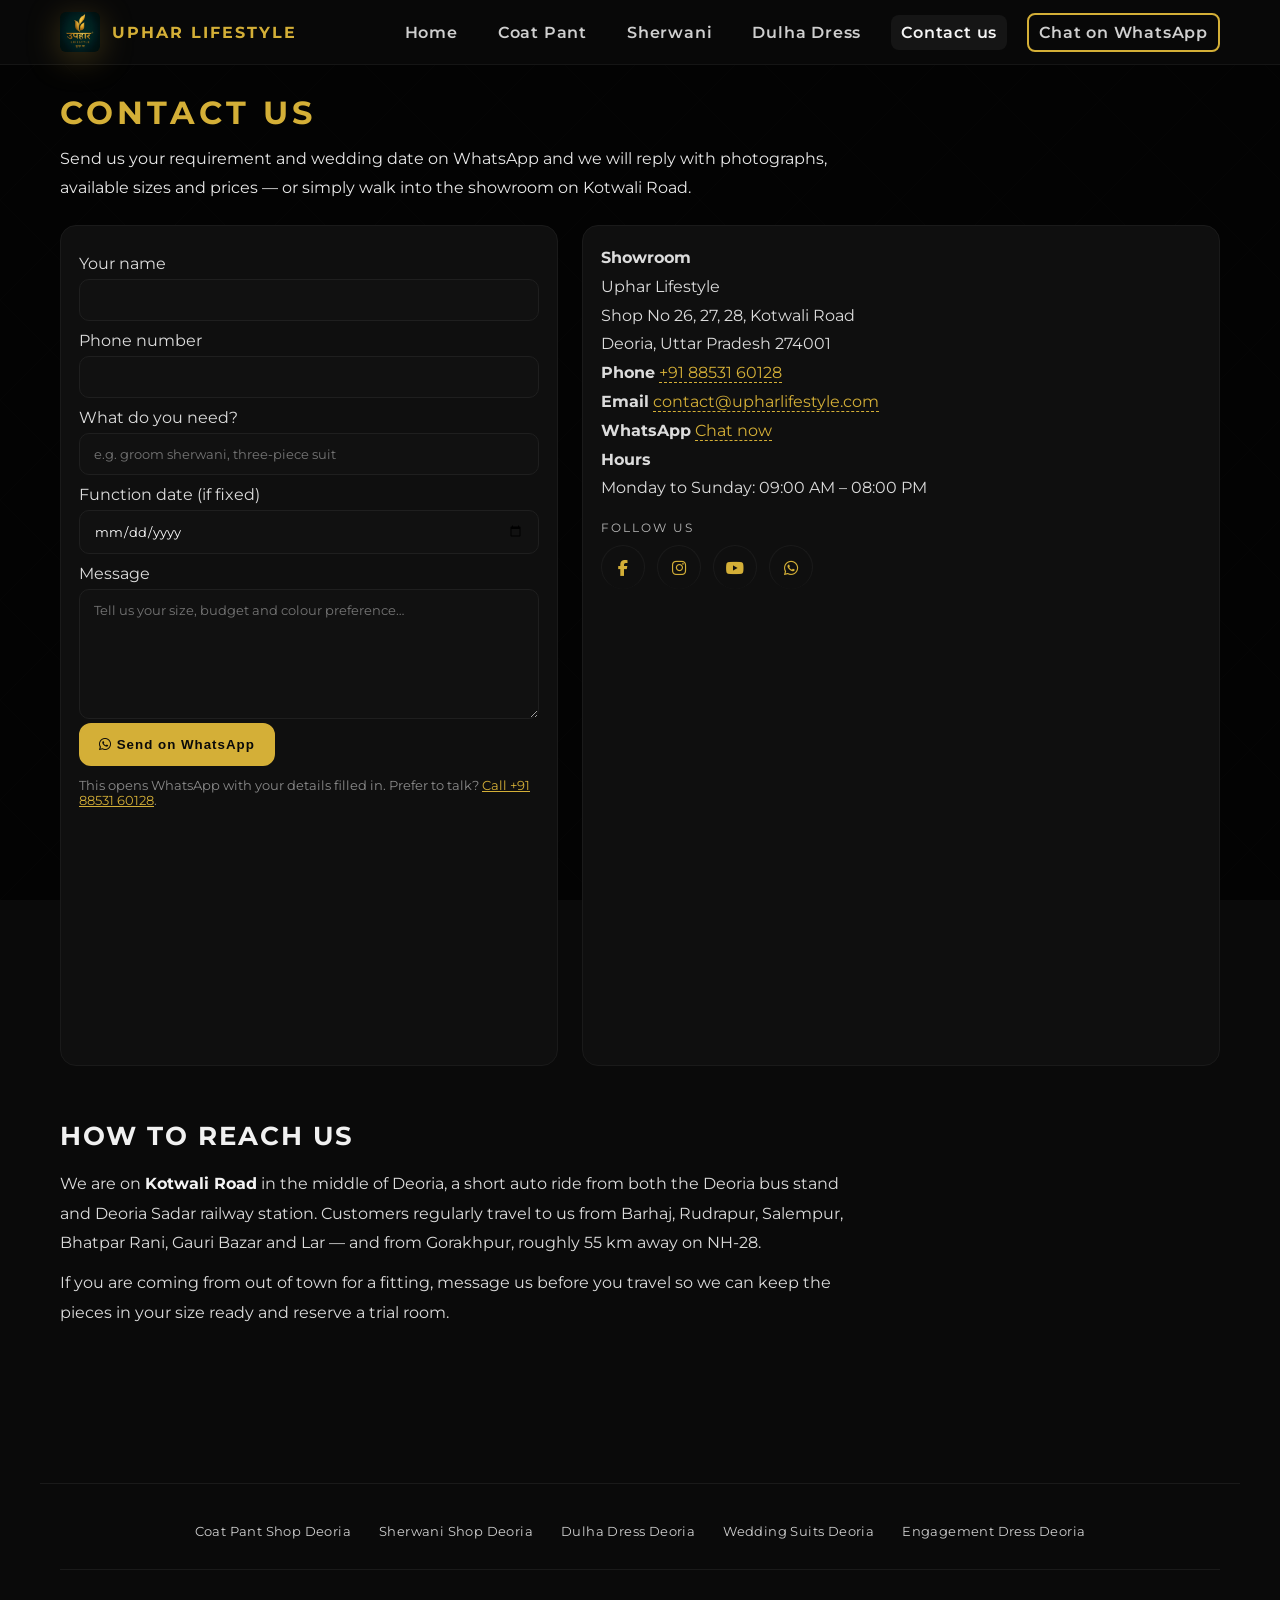
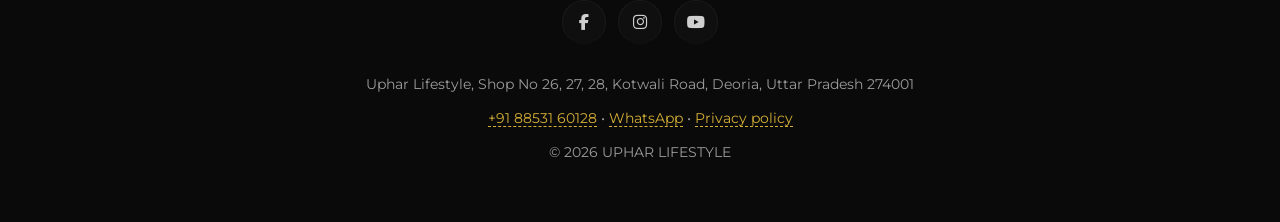
<file: contact.html>
<!DOCTYPE html>
<html lang="en-IN">
<head>
  <meta charset="UTF-8" />
  <meta name="viewport" content="width=device-width, initial-scale=1" />

  <title>Contact &amp; Directions — Uphar Lifestyle, Kotwali Road, Deoria</title>
  <meta name="description" content="Visit Uphar Lifestyle on Kotwali Road, Deoria. Phone +91 88531 60128, WhatsApp, showroom hours 9 AM to 8 PM, map and directions." />
  <link rel="canonical" href="https://upharlifestyle.com/contact.html" />
  <link rel="icon" type="image/jpeg" href="assets/img/logo.jpeg" />

  <meta property="og:type" content="website" />
  <meta property="og:site_name" content="Uphar Lifestyle" />
  <meta property="og:title" content="Contact &amp; Directions — Uphar Lifestyle, Deoria" />
  <meta property="og:description" content="Showroom address, phone, WhatsApp, hours and map for Uphar Lifestyle on Kotwali Road, Deoria." />
  <meta property="og:url" content="https://upharlifestyle.com/contact.html" />
  <meta property="og:image" content="https://upharlifestyle.com/assets/img/sherwani_light.jpg" />
  <meta property="og:locale" content="en_IN" />
  <meta name="geo.region" content="IN-UP" />
  <meta name="geo.placename" content="Deoria" />

  <link rel="preconnect" href="https://fonts.googleapis.com" />
  <link rel="preconnect" href="https://fonts.gstatic.com" crossorigin />
  <link href="https://fonts.googleapis.com/css2?family=Montserrat:wght@300;400;600;700&display=swap" rel="stylesheet" />
  <link rel="stylesheet" href="https://cdnjs.cloudflare.com/ajax/libs/font-awesome/6.5.2/css/all.min.css" />
  <link rel="stylesheet" href="assets/css/styles.css" />

  <script type="application/ld+json">
  {
    "@context": "https://schema.org",
    "@type": "ClothingStore",
    "@id": "https://upharlifestyle.com/#store",
    "name": "Uphar Lifestyle",
    "alternateName": "Dulha Ghar Deoria",
    "url": "https://upharlifestyle.com/",
    "telephone": "+918853160128",
    "email": "contact@upharlifestyle.com",
    "sameAs": [
      "https://www.facebook.com/upharlifestyledeoria",
      "https://www.instagram.com/uphar_kotwali_road_deoria",
      "https://www.youtube.com/@Upharkotwaliroaddeoria"
    ],
    "priceRange": "₹₹",
    "address": {
      "@type": "PostalAddress",
      "streetAddress": "Shop No 26, 27, 28, Kotwali Road",
      "addressLocality": "Deoria",
      "addressRegion": "Uttar Pradesh",
      "postalCode": "274001",
      "addressCountry": "IN"
    },
    "geo": { "@type": "GeoCoordinates", "latitude": 26.501462, "longitude": 83.777506 },
    "openingHoursSpecification": [{
      "@type": "OpeningHoursSpecification",
      "dayOfWeek": ["Monday","Tuesday","Wednesday","Thursday","Friday","Saturday","Sunday"],
      "opens": "09:00",
      "closes": "20:00"
    }]
  }
  </script>
</head>
<body>

<header class="header">
  <nav class="nav">
    <a class="brand" href="index.html">
      <img src="assets/img/logo.jpeg" alt="Uphar Lifestyle logo — menswear showroom in Deoria" width="40" height="40" />
      <span class="title">UPHAR LIFESTYLE</span>
    </a>
    <button class="hamb" aria-label="Toggle menu" aria-expanded="false" onclick="toggleMenu(this)">
      <i class="fa-solid fa-bars"></i>
    </button>
    <div class="menu" id="menu">
      <a href="index.html">Home</a>
      <a href="deoria-coat-pant-shop/">Coat Pant</a>
      <a href="best-sherwani-shop-deoria/">Sherwani</a>
      <a href="dulha-dress-deoria/">Dulha Dress</a>
      <a href="contact.html" aria-current="page">Contact us</a>
      <a class="cta-wa" href="https://wa.me/918853160128" target="_blank" rel="noopener">Chat on WhatsApp</a>
    </div>
  </nav>
</header>

<main class="container">
  <h1>Contact us</h1>
  <p class="lp-sub">
    Send us your requirement and wedding date on WhatsApp and we will reply with photographs,
    available sizes and prices — or simply walk into the showroom on Kotwali Road.
  </p>

  <div class="grid-2" style="margin-top:24px">
    <div class="panel">
      <!-- Submits straight to WhatsApp (see assets/js/site.js). No backend required. -->
      <form onsubmit="return sendToWhatsApp(event)">
        <label for="name">Your name</label>
        <input id="name" name="name" required />

        <label for="phone">Phone number</label>
        <input id="phone" name="phone" type="tel" inputmode="tel" />

        <label for="need">What do you need?</label>
        <input id="need" name="need" placeholder="e.g. groom sherwani, three-piece suit" />

        <label for="date">Function date (if fixed)</label>
        <input id="date" name="date" type="date" />

        <label for="message">Message</label>
        <textarea id="message" name="message" placeholder="Tell us your size, budget and colour preference…"></textarea>

        <button class="btn btn-solid" type="submit"><i class="fa-brands fa-whatsapp"></i> Send on WhatsApp</button>
      </form>
      <p style="color:#8a8a8a;font-size:.8rem;margin-top:12px">
        This opens WhatsApp with your details filled in. Prefer to talk?
        <a href="tel:+918853160128" style="color:#d4af37">Call +91 88531 60128</a>.
      </p>
    </div>

    <div class="panel info">
      <p><strong>Showroom</strong><br />Uphar Lifestyle<br />Shop No 26, 27, 28, Kotwali Road<br />Deoria, Uttar Pradesh 274001</p>
      <p><strong>Phone</strong> <a href="tel:+918853160128">+91 88531 60128</a></p>
      <p><strong>Email</strong> <a href="mailto:contact@upharlifestyle.com">contact@upharlifestyle.com</a></p>
      <p><strong>WhatsApp</strong> <a href="https://wa.me/918853160128" target="_blank" rel="noopener">Chat now</a></p>
      <p><strong>Hours</strong><br />Monday to Sunday: 09:00 AM – 08:00 PM</p>

      <div class="contact-social">
        <span class="label">Follow us</span>
        <div class="social">
          <a class="fb" href="https://www.facebook.com/upharlifestyledeoria" target="_blank" rel="noopener" aria-label="Uphar Lifestyle on Facebook" title="Facebook"><i class="fa-brands fa-facebook-f"></i></a>
          <a class="ig" href="https://www.instagram.com/uphar_kotwali_road_deoria" target="_blank" rel="noopener" aria-label="Uphar Lifestyle on Instagram" title="Instagram"><i class="fa-brands fa-instagram"></i></a>
          <a class="yt" href="https://www.youtube.com/@Upharkotwaliroaddeoria" target="_blank" rel="noopener" aria-label="Uphar Lifestyle on YouTube" title="YouTube"><i class="fa-brands fa-youtube"></i></a>
          <a class="wa" href="https://wa.me/918853160128" target="_blank" rel="noopener" aria-label="Uphar Lifestyle on WhatsApp" title="WhatsApp"><i class="fa-brands fa-whatsapp"></i></a>
        </div>
      </div>

      <iframe
        title="Uphar Lifestyle on Kotwali Road, Deoria — map"
        src="https://www.google.com/maps/embed?pb=!1m18!1m12!1m3!1d3728.652640737845!2d83.77493107542544!3d26.501461976894426!2m3!1f0!2f0!3f0!3m2!1i1024!2i768!4f13.1!3m3!1m2!1s0x3993c53e9114fd27%3A0x68e6b75fc4b54a7c!2sUphar%20Lifestyle%20Kotwali%20Road%20-%20Best%20Coat%20Pant%20Sherwani%20Shop%20Deoria%20%7C%7C%20Men's%20Wear%20%7C%7C%20Dulha%20Ghar%20in%20Deoria!5e1!3m2!1sen!2sin!4v1794207249383!5m2!1sen!2sin" 
        width="600" height="450" 
        style="border:0;" allowfullscreen="" loading="lazy" referrerpolicy="strict-origin-when-cross-origin">
      </iframe>
    </div>
  </div>

  <section class="section" style="padding-left:0;padding-right:0">
    <h2>How to reach us</h2>
    <div class="prose">
      <p>
        We are on <strong>Kotwali Road</strong> in the middle of Deoria, a short auto ride from both
        the Deoria bus stand and Deoria Sadar railway station. Customers regularly travel to us from
        Barhaj, Rudrapur, Salempur, Bhatpar Rani, Gauri Bazar and Lar — and from Gorakhpur, roughly
        55 km away on NH-28.
      </p>
      <p>
        If you are coming from out of town for a fitting, message us before you travel so we can keep
        the pieces in your size ready and reserve a trial room.
      </p>
    </div>
  </section>
</main>

<footer>
  <div class="footer-links">
    <a href="deoria-coat-pant-shop/">Coat Pant Shop Deoria</a>
    <a href="best-sherwani-shop-deoria/">Sherwani Shop Deoria</a>
    <a href="dulha-dress-deoria/">Dulha Dress Deoria</a>
    <a href="wedding-suits-deoria/">Wedding Suits Deoria</a>
    <a href="engagement-dress-deoria/">Engagement Dress Deoria</a>
  </div>
  <div class="social">
    <a class="fb" href="https://www.facebook.com/upharlifestyledeoria" target="_blank" rel="noopener" aria-label="Uphar Lifestyle on Facebook" title="Facebook"><i class="fa-brands fa-facebook-f"></i></a>
    <a class="ig" href="https://www.instagram.com/uphar_kotwali_road_deoria" target="_blank" rel="noopener" aria-label="Uphar Lifestyle on Instagram" title="Instagram"><i class="fa-brands fa-instagram"></i></a>
    <a class="yt" href="https://www.youtube.com/@Upharkotwaliroaddeoria" target="_blank" rel="noopener" aria-label="Uphar Lifestyle on YouTube" title="YouTube"><i class="fa-brands fa-youtube"></i></a>
  </div>
  Uphar Lifestyle, Shop No 26, 27, 28, Kotwali Road, Deoria, Uttar Pradesh 274001<br />
  <a href="tel:+918853160128">+91 88531 60128</a> •
  <a href="https://wa.me/918853160128" target="_blank" rel="noopener">WhatsApp</a> •
  <a href="privacy.html">Privacy policy</a><br />
  © <span id="y">2026</span> UPHAR LIFESTYLE
</footer>

<div class="callbar">
  <a class="wa" href="https://wa.me/918853160128" target="_blank" rel="noopener"><i class="fa-brands fa-whatsapp"></i> WhatsApp</a>
  <a class="tel" href="tel:+918853160128"><i class="fa-solid fa-phone"></i> Call now</a>
</div>

<script src="assets/js/site.js"></script>
</body>
</html>
</file>
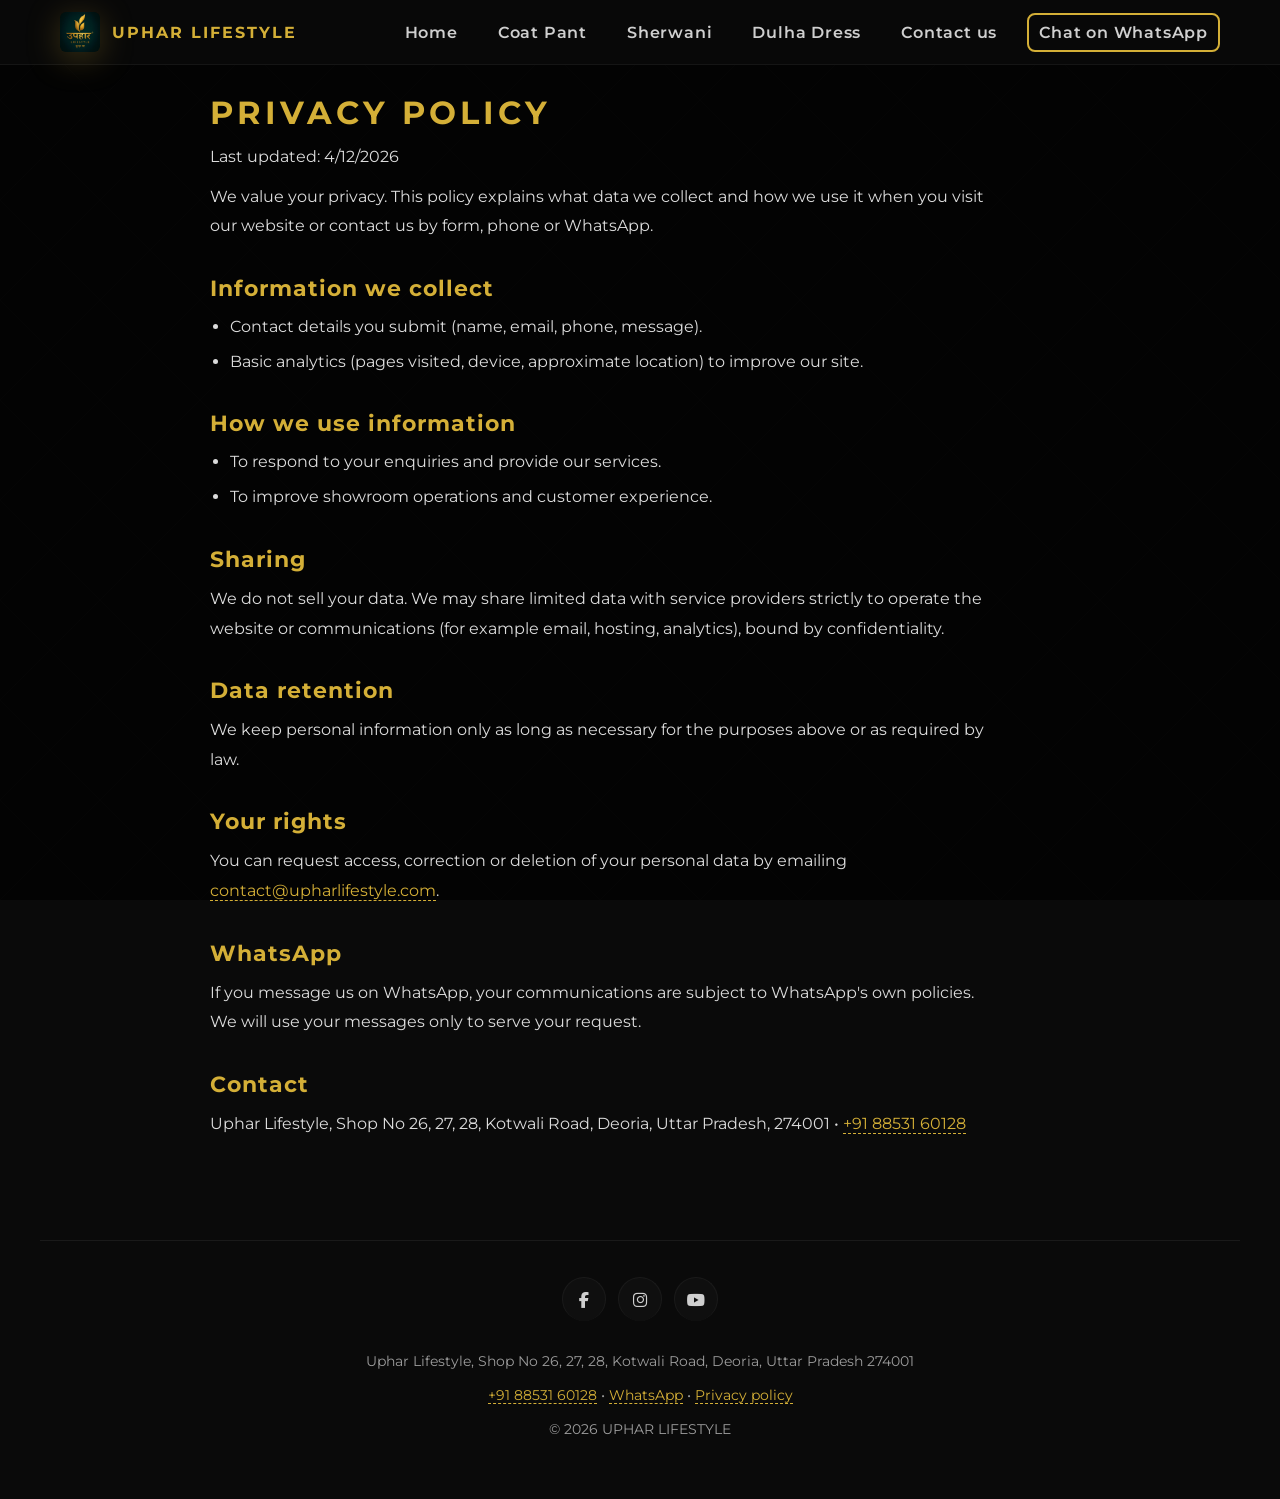
<file: privacy.html>
<!DOCTYPE html>
<html lang="en-IN">
<head>
  <meta charset="UTF-8" />
  <meta name="viewport" content="width=device-width, initial-scale=1" />

  <title>Privacy Policy — Uphar Lifestyle</title>
  <meta name="description" content="Privacy policy for Uphar Lifestyle, Deoria — what data we collect and how we use it." />
  <link rel="canonical" href="https://upharlifestyle.com/privacy.html" />
  <link rel="icon" type="image/jpeg" href="assets/img/logo.jpeg" />
  <meta name="robots" content="noindex, follow" />

  <link rel="preconnect" href="https://fonts.googleapis.com" />
  <link rel="preconnect" href="https://fonts.gstatic.com" crossorigin />
  <link href="https://fonts.googleapis.com/css2?family=Montserrat:wght@300;400;600;700&display=swap" rel="stylesheet" />
  <link rel="stylesheet" href="https://cdnjs.cloudflare.com/ajax/libs/font-awesome/6.5.2/css/all.min.css" />
  <link rel="stylesheet" href="assets/css/styles.css" />
</head>
<body>

<header class="header">
  <nav class="nav">
    <a class="brand" href="index.html">
      <img src="assets/img/logo.jpeg" alt="Uphar Lifestyle logo — menswear showroom in Deoria" width="40" height="40" />
      <span class="title">UPHAR LIFESTYLE</span>
    </a>
    <button class="hamb" aria-label="Toggle menu" aria-expanded="false" onclick="toggleMenu(this)">
      <i class="fa-solid fa-bars"></i>
    </button>
    <div class="menu" id="menu">
      <a href="index.html">Home</a>
      <a href="deoria-coat-pant-shop/">Coat Pant</a>
      <a href="best-sherwani-shop-deoria/">Sherwani</a>
      <a href="dulha-dress-deoria/">Dulha Dress</a>
      <a href="contact.html">Contact us</a>
      <a class="cta-wa" href="https://wa.me/918853160128" target="_blank" rel="noopener">Chat on WhatsApp</a>
    </div>
  </nav>
</header>

<main class="container narrow">
  <h1>Privacy Policy</h1>
  <div class="prose">
    <p>Last updated: <span id="d"></span></p>
    <p>
      We value your privacy. This policy explains what data we collect and how we use it when you
      visit our website or contact us by form, phone or WhatsApp.
    </p>

    <h2>Information we collect</h2>
    <ul>
      <li>Contact details you submit (name, email, phone, message).</li>
      <li>Basic analytics (pages visited, device, approximate location) to improve our site.</li>
    </ul>

    <h2>How we use information</h2>
    <ul>
      <li>To respond to your enquiries and provide our services.</li>
      <li>To improve showroom operations and customer experience.</li>
    </ul>

    <h2>Sharing</h2>
    <p>
      We do not sell your data. We may share limited data with service providers strictly to operate
      the website or communications (for example email, hosting, analytics), bound by confidentiality.
    </p>

    <h2>Data retention</h2>
    <p>We keep personal information only as long as necessary for the purposes above or as required by law.</p>

    <h2>Your rights</h2>
    <p>
      You can request access, correction or deletion of your personal data by emailing
      <a href="mailto:contact@upharlifestyle.com">contact@upharlifestyle.com</a>.
    </p>

    <h2>WhatsApp</h2>
    <p>
      If you message us on WhatsApp, your communications are subject to WhatsApp's own policies.
      We will use your messages only to serve your request.
    </p>

    <h2>Contact</h2>
    <p>
      Uphar Lifestyle, Shop No 26, 27, 28, Kotwali Road, Deoria, Uttar Pradesh, 274001 •
      <a href="tel:+918853160128">+91 88531 60128</a>
    </p>
  </div>
</main>

<footer>
  <div class="social">
    <a class="fb" href="https://www.facebook.com/upharlifestyledeoria" target="_blank" rel="noopener" aria-label="Uphar Lifestyle on Facebook" title="Facebook"><i class="fa-brands fa-facebook-f"></i></a>
    <a class="ig" href="https://www.instagram.com/uphar_kotwali_road_deoria" target="_blank" rel="noopener" aria-label="Uphar Lifestyle on Instagram" title="Instagram"><i class="fa-brands fa-instagram"></i></a>
    <a class="yt" href="https://www.youtube.com/@Upharkotwaliroaddeoria" target="_blank" rel="noopener" aria-label="Uphar Lifestyle on YouTube" title="YouTube"><i class="fa-brands fa-youtube"></i></a>
  </div>
  Uphar Lifestyle, Shop No 26, 27, 28, Kotwali Road, Deoria, Uttar Pradesh 274001<br />
  <a href="tel:+918853160128">+91 88531 60128</a> •
  <a href="https://wa.me/918853160128" target="_blank" rel="noopener">WhatsApp</a> •
  <a href="privacy.html">Privacy policy</a><br />
  © <span id="y">2026</span> UPHAR LIFESTYLE
</footer>

<script src="assets/js/site.js"></script>
</body>
</html>
</file>
<file: assets/css/styles.css>
:root{
  --bg:#0a0a0a;--bg2:#121212;--panel:#0f0f0f;
  --text:#f5f5f5;--muted:#cfcfcf;--dim:#9c9c9c;
  --gold:#d4af37;--line:#1a1a1a;
}
*{box-sizing:border-box;margin:0;padding:0}
html{scroll-behavior:smooth}
html,body{min-height:100%}
body{
  font-family:'Montserrat',system-ui,-apple-system,'Segoe UI',Roboto,Helvetica,Arial,sans-serif;
  background:var(--bg);
  color:var(--text);
  background-image:linear-gradient(rgba(0,0,0,.72),rgba(0,0,0,.72)),
    url('data:image/svg+xml;utf8,<svg xmlns="http://www.w3.org/2000/svg" width="100" height="100"><rect width="100" height="100" fill="%230a0a0a"/><path d="M0,0 L100,100 M100,0 L0,100" stroke="%231a1a1a" stroke-width="0.5"/></svg>');
  background-attachment:fixed;
}
img{max-width:100%;height:auto}
/* Long emails / URLs must wrap rather than force horizontal scroll on phones */
p,li,td,th,h1,h2,h3,a,span{overflow-wrap:break-word}

/* ---------- Header ---------- */
.header{
  position:sticky;top:0;z-index:50;
  background:rgba(10,10,10,.85);
  backdrop-filter:blur(8px);
  border-bottom:1px solid #151515;
}
.nav{
  max-width:1200px;margin:0 auto;padding:12px 20px;
  display:flex;align-items:center;justify-content:space-between;gap:16px;
}
.brand{display:flex;align-items:center;gap:12px;text-decoration:none;color:var(--gold)}
.brand img{width:40px;height:40px;border-radius:6px;object-fit:cover;filter:drop-shadow(0 6px 16px rgba(212,175,55,.25))}
.brand .title{font-weight:700;letter-spacing:2px}
.menu{display:flex;align-items:center;gap:20px}
.menu a{
  color:var(--muted);text-decoration:none;font-weight:600;letter-spacing:.8px;
  padding:8px 10px;border-radius:8px;transition:.2s;
}
.menu a:hover,.menu a[aria-current="page"]{color:var(--text);background:#151515}
.cta-wa{
  border:2px solid var(--gold);color:var(--gold);background:transparent;
  padding:10px 14px;border-radius:10px;font-weight:700;text-decoration:none;letter-spacing:1px;
  transition:.2s;
}
.cta-wa:hover{background:var(--gold);color:#0a0a0a;box-shadow:0 10px 20px rgba(212,175,55,.24);transform:translateY(-2px)}
.hamb{display:none;background:none;border:0;color:var(--text);font-size:22px;cursor:pointer}

/* ---------- Layout ---------- */
.container{max-width:1200px;margin:0 auto;padding:28px 20px}
.container.narrow{max-width:900px}
.section{padding:54px 20px}
.section h2{font-size:1.6rem;letter-spacing:2px;text-transform:uppercase;color:#f1f1f1;margin-bottom:18px}
h1{font-size:2rem;letter-spacing:4px;text-transform:uppercase;color:var(--gold);margin-bottom:10px}
.btn{
  display:inline-block;background:transparent;color:var(--gold);border:2px solid var(--gold);
  padding:12px 18px;border-radius:12px;font-weight:700;letter-spacing:1px;
  text-decoration:none;transition:.25s;cursor:pointer;
}
.btn:hover{background:var(--gold);color:#0a0a0a;transform:translateY(-2px)}
.btn-solid{background:var(--gold);color:#0a0a0a}
.btn-solid:hover{background:#e6c352}
.panel{background:var(--panel);border:1px solid var(--line);border-radius:16px;padding:18px}

/* ---------- Home hero ---------- */
.hero{display:grid;grid-template-columns:1.1fr .9fr;gap:28px;align-items:center;min-height:calc(100vh - 68px)}
.logo-img{width:132px;filter:drop-shadow(0 10px 24px rgba(212,175,55,.28))}
.logo{font-size:3rem;font-weight:700;letter-spacing:8px;color:var(--gold);text-transform:uppercase;position:relative;line-height:1.1;padding-bottom:12px}
.logo::after{content:'';position:absolute;left:0;bottom:0;width:120px;height:2px;background:var(--gold)}
.tagline{font-size:.95rem;letter-spacing:3px;color:var(--muted);text-transform:uppercase;margin-top:6px}
.lead{margin-top:18px;color:#e8e8e8;line-height:1.7}
.hero-actions{margin-top:20px;display:flex;gap:14px;flex-wrap:wrap}
.hero-figure{
  border:1px solid var(--line);border-radius:18px;overflow:hidden;background:var(--panel);
  box-shadow:0 20px 40px rgba(0,0,0,.35)
}
.hero-figure img{width:100%;height:100%;object-fit:cover;display:block}

/* ---------- Card grid ---------- */
.grid{display:grid;grid-template-columns:repeat(3,1fr);gap:16px}
.grid-2{display:grid;grid-template-columns:1.1fr .9fr;gap:24px}
.card{position:relative;border:1px solid var(--line);border-radius:16px;overflow:hidden;background:var(--panel)}
.card img{width:100%;height:280px;object-fit:cover;display:block;filter:saturate(1.05)}
.card .cap{position:absolute;left:0;right:0;bottom:0;background:linear-gradient(transparent,rgba(0,0,0,.75));padding:12px;font-weight:600;color:#f3f3f3}

/* ---------- Landing pages ---------- */
.crumbs{font-size:.8rem;letter-spacing:1px;color:var(--dim);padding:16px 20px 0;max-width:1200px;margin:0 auto;text-transform:uppercase}
.crumbs a{color:var(--muted);text-decoration:none}
.crumbs a:hover{color:var(--gold)}
.crumbs span{margin:0 6px;color:#555}

.lp-hero{padding:34px 0 8px}
.lp-hero h1{font-size:2.1rem;letter-spacing:2px;line-height:1.25;text-transform:none}
.lp-sub{margin-top:12px;color:#e8e8e8;line-height:1.75;font-size:1.02rem;max-width:70ch}
.lp-actions{margin-top:22px;display:flex;gap:14px;flex-wrap:wrap}

.prose{max-width:72ch}
.prose h2{font-size:1.35rem;letter-spacing:1px;color:var(--gold);text-transform:none;margin:34px 0 12px}
.prose h3{font-size:1.05rem;color:#f1f1f1;margin:22px 0 8px}
.prose p{line-height:1.85;color:#dcdcdc;margin:10px 0}
.prose ul,.prose ol{margin:12px 0 12px 20px;color:#dcdcdc;line-height:1.8}
.prose li{margin:6px 0}
.prose a{color:var(--gold);text-decoration:none;border-bottom:1px dashed var(--gold)}
.prose strong{color:#f3f3f3}

/* Price / spec table */
.spec{width:100%;border-collapse:collapse;margin:18px 0;font-size:.95rem}
.spec th,.spec td{text-align:left;padding:11px 12px;border-bottom:1px solid var(--line);color:#dcdcdc}
.spec th{color:var(--gold);font-weight:700;letter-spacing:.5px;text-transform:uppercase;font-size:.76rem}
.spec tr:last-child td{border-bottom:0}

/* Trust strip */
.trust{display:grid;grid-template-columns:repeat(4,1fr);gap:14px;margin:26px 0}
.trust div{background:var(--panel);border:1px solid var(--line);border-radius:12px;padding:14px}
.trust .k{color:var(--gold);font-weight:700;font-size:1.05rem;display:block;margin-bottom:4px}
.trust .v{color:var(--muted);font-size:.84rem;line-height:1.5}

/* FAQ */
.faq details{background:var(--panel);border:1px solid var(--line);border-radius:12px;padding:14px 16px;margin:10px 0}
.faq summary{cursor:pointer;font-weight:600;color:#f1f1f1;list-style:none}
.faq summary::-webkit-details-marker{display:none}
.faq summary::before{content:'+ ';color:var(--gold);font-weight:700}
.faq details[open] summary::before{content:'– '}
.faq details p{margin-top:10px;color:#dcdcdc;line-height:1.8}

/* Sibling page links */
.related{display:grid;grid-template-columns:repeat(3,1fr);gap:14px;margin-top:16px}
.related a{
  display:block;background:var(--panel);border:1px solid var(--line);border-radius:12px;
  padding:16px;text-decoration:none;color:#f1f1f1;font-weight:600;transition:.2s;
}
.related a:hover{border-color:var(--gold);transform:translateY(-2px)}
.related a span{display:block;margin-top:6px;font-weight:400;font-size:.84rem;color:var(--dim)}

/* ---------- Social links ---------- */
.social{display:flex;align-items:center;gap:12px;flex-wrap:wrap}
.social a{
  display:inline-flex;align-items:center;justify-content:center;
  width:44px;height:44px;border-radius:50%;
  border:1px solid var(--line);background:var(--panel);
  color:var(--muted);font-size:1.02rem;text-decoration:none;
  transition:.22s;
}
.social a:hover{transform:translateY(-2px);color:#fff}
.social a.fb:hover{background:#1877f2;border-color:#1877f2}
.social a.ig:hover{background:#d6249f;border-color:#d6249f}
.social a.yt:hover{background:#ff0000;border-color:#ff0000}
.social a.wa:hover{background:#25d366;border-color:#25d366}

/* Hero placement, under the Visit / Contact buttons */
.hero-social{margin-top:24px}
.hero-social .label{
  display:block;font-size:.72rem;letter-spacing:2px;color:#b8b8b8;
  text-transform:uppercase;margin-bottom:10px;
}

/* Footer placement */
footer .social{justify-content:center;margin:0 0 24px}
footer .social a{border-bottom:0}

/* Contact page info panel placement */
.contact-social{margin:18px 0 4px}
.contact-social .label{
  display:block;font-size:.72rem;letter-spacing:2px;color:#b8b8b8;
  text-transform:uppercase;margin-bottom:10px;
}
.contact-social .social a{border-bottom:0}

/* Representative-image disclosure under stock galleries */
.stock-note{color:#7e7e7e;font-size:.76rem;margin-top:14px;line-height:1.6}

/* Sticky mobile call bar */
.callbar{display:none}

/* ---------- Contact / info ---------- */
label{display:block;margin:10px 0 6px;color:#ddd}
input,textarea{width:100%;padding:12px 14px;background:#111;border:1px solid #1f1f1f;border-radius:10px;color:#fff;font-family:inherit}
textarea{min-height:130px;resize:vertical}
.info p{line-height:1.8;color:#dcdcdc}
.info a{color:var(--gold);text-decoration:none;border-bottom:1px dashed var(--gold)}
.map{border:0;width:100%;height:270px;border-radius:12px;filter:grayscale(.1) contrast(1.05)}
.address{margin-top:18px;line-height:1.7;color:#dcdcdc}
.address .label{display:block;font-size:.75rem;letter-spacing:2px;color:#b8b8b8;text-transform:uppercase;margin-bottom:6px}
.address a{color:var(--gold);text-decoration:none;border-bottom:1px dashed var(--gold)}

footer{
  max-width:1200px;
  margin:64px auto 0;
  padding:36px 20px 52px;
  border-top:1px solid var(--line);
  text-align:center;
  color:var(--dim);
  font-size:.85rem;
  line-height:2.5;          /* opens up the <br>-separated address, phone and copyright lines */
}
footer a{color:var(--gold);text-decoration:none;border-bottom:1px dashed var(--gold)}
footer a:hover{color:#e6c352}

/* Page links row — spaced out and separated from the address block below */
.footer-links{
  display:flex;
  flex-wrap:wrap;
  justify-content:center;
  gap:12px 28px;
  margin:0 0 30px;
  padding-bottom:26px;
  border-bottom:1px solid var(--line);
  line-height:1.7;
}
.footer-links a{border-bottom:0;color:var(--muted);margin:0;font-size:.82rem;letter-spacing:.4px}
.footer-links a:hover{color:var(--gold)}

/* ---------- Responsive ---------- */
@media (max-width:900px){
  .menu{
    position:fixed;inset:64px 12px auto 12px;
    background:rgba(18,18,18,.98);border:1px solid #222;border-radius:16px;
    padding:16px;flex-direction:column;align-items:stretch;gap:8px;display:none;
  }
  .menu.show{display:flex}
  .cta-wa{display:block;text-align:center}
  .hamb{display:inline-flex}
  .hero,.grid-2{grid-template-columns:1fr}
  .grid{grid-template-columns:1fr 1fr}
  .trust,.related{grid-template-columns:1fr 1fr}
  .callbar{
    display:flex;position:fixed;left:0;right:0;bottom:0;z-index:60;
    background:rgba(10,10,10,.96);border-top:1px solid #222;padding:10px 12px;gap:10px;
    backdrop-filter:blur(8px);
  }
  .callbar a{
    flex:1;text-align:center;padding:12px;border-radius:10px;font-weight:700;
    text-decoration:none;letter-spacing:.5px;font-size:.92rem;
  }
  .callbar .wa{background:#25d366;color:#062d14}
  .callbar .tel{border:2px solid var(--gold);color:var(--gold)}
  body{padding-bottom:70px}
}
/* Tablet / large phone: tighten the comparison tables before they get cramped */
@media (max-width:640px){
  .spec{font-size:.87rem}
  .spec th,.spec td{padding:9px 8px}
  .prose h2{font-size:1.22rem}
}

@media (max-width:520px){
  footer{line-height:2.2;margin-top:48px;padding:30px 16px 44px}
  .footer-links{gap:10px 18px;margin-bottom:24px;padding-bottom:22px}
  .logo{font-size:2rem;letter-spacing:6px}
  .lp-hero h1{font-size:1.6rem}
  .grid,.trust{grid-template-columns:1fr}
  .related{grid-template-columns:1fr}
  .card img{height:220px}
  h1{font-size:1.6rem}

  /* Full-width CTAs — bigger tap targets, no awkward two-line wrapping */
  .container{padding:20px 16px}
  .lp-actions{gap:10px}
  .lp-actions .btn,.hero-actions .btn{width:100%;text-align:center}
  .hero-actions{gap:10px}

  /* Comparison tables stay legible rather than squeezing three prose columns */
  .spec{font-size:.82rem}
  .spec th,.spec td{padding:8px 6px}
  .spec th{font-size:.68rem;letter-spacing:0}

  .prose,.lp-sub{max-width:100%}
  .section{padding:36px 0}
  .faq details{padding:12px 14px}
  .trust div{padding:13px}
}

/* Very small phones (320–360px): stop long strings forcing sideways scroll */
@media (max-width:360px){
  .brand .title{font-size:.82rem;letter-spacing:1px}
  .brand img{width:34px;height:34px}
  .logo{font-size:1.7rem;letter-spacing:4px}
  .lp-hero h1{font-size:1.42rem}
  .social a{width:40px;height:40px;font-size:.94rem}
  .callbar a{font-size:.86rem;padding:11px 8px}
}
</file>
